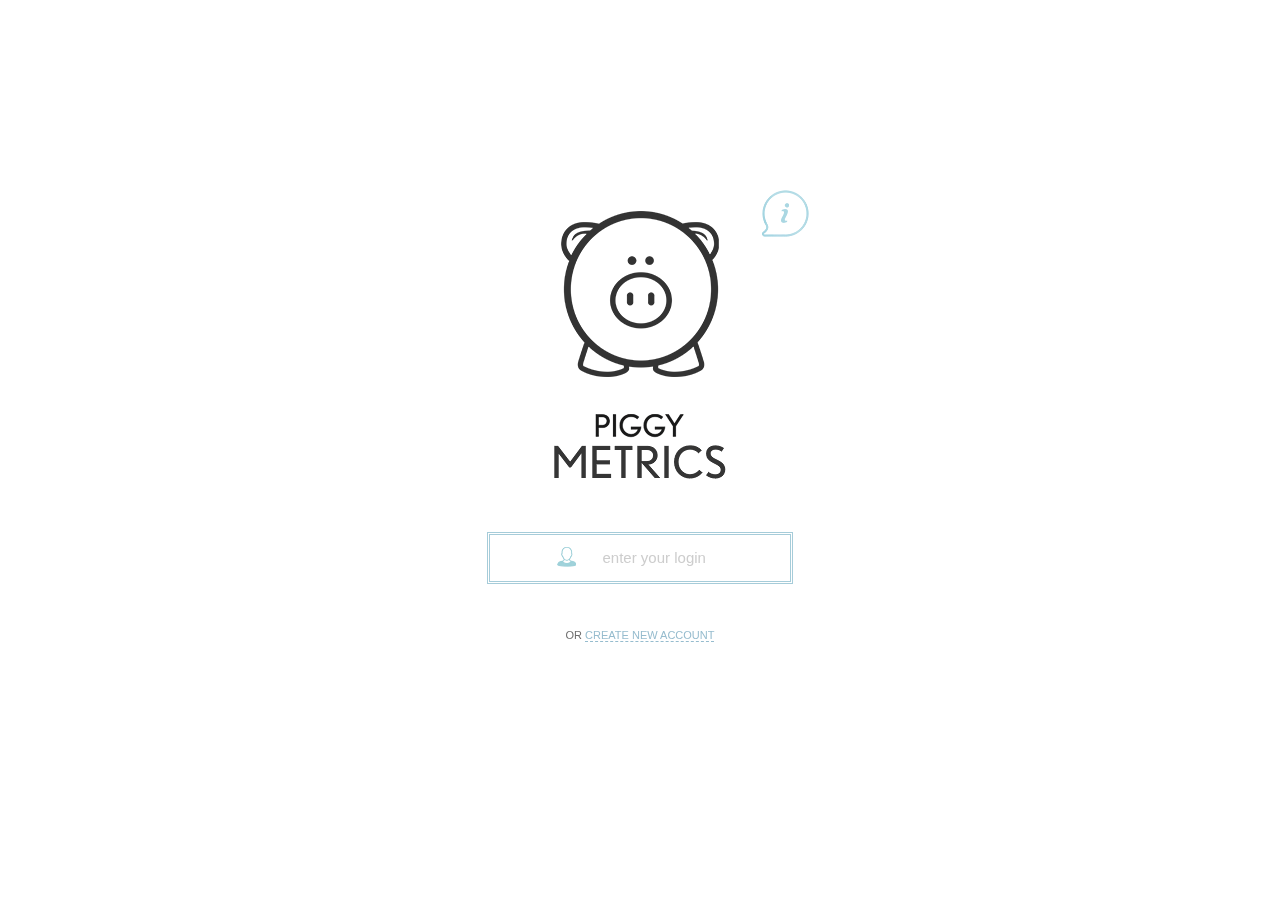
<file: spring-cloud-study-master/microservice-api-merge/src/main/resources/static/index.html>
<!DOCTYPE html>
<htmL>
<head>
    <meta http-equiv="content-type" content="text/html; charset=utf-8" />
    <meta name="viewport" content="width=1150, user-scalable=no">
    <title>Piggy Metrics</title>
    <link rel="stylesheet" type="text/css" href="css/launch.css">
    <link rel="stylesheet" type="text/css" href="css/style.css">
    <link rel="stylesheet" type="text/css" href="css/animation.css">
    <style>
        #bubble, #indicator, #save, #piggyicon, #rublesign, .arrowup, .arrowdown, .incomes-sprite-title, .close-sign, .modal-save-icon,
        #modaldeletecross, .initicons-arrow, .expenses-sprite-title, .savings-sprite-title, .triangle, .noUi-handle, .noUi-handle:after  {
            background-image: url("images/sprites.png");
            background-size: 538px 84px;
        }
        @media only screen and (-webkit-min-device-pixel-ratio: 1.5),
        only screen and (min-resolution: 144dpi) {
            #bubble, #indicator, #save, #piggyicon, #rublesign, .arrowup, .arrowdown, .incomes-sprite-title, .close-sign, .modal-save-icon,
            #modaldeletecross, .initicons-arrow, .expenses-sprite-title, .savings-sprite-title, .triangle, .noUi-handle, .noUi-handle:after {
                background-image: url("images/sprites@2x.png");
            }
        }
    </style>
</head>
    <body>

        <div id="settings_hat"></div>

        <div id="lastlogo">
            <div id="lastlogoflipper">
                <div id="logo_settings">
                    <div id="logoclickplace"></div><div id="bubble"><div id="indicator"></div></div>
                </div>
                <div id="logo_statistic"></div>
            </div>
        </div>

        <section class="toppage">

            <!-- GREETING PAGE -->

            <div id="logo_greeting"></div>
            <div id="centerbox">
                <div id="avatarcontainer" class="forward plus">
                    <div class="avatar"></div>
                </div>
            </div>
            <div id="lefttitle"><span class="bluetext"> Hello!</span></div>
            <div id="righttitle"><span class="bluetext">Your email: </span></div>
            <div id="bottombuttons">
                <div id="plus" class="plus">
                    <div id="plusborder">
                        <div id="plusone"></div>
                        <div id="plustwo"></div>
                    </div>
                    <div id="plustext">Get in</div>
                </div>
                <form id="logout" autocomplete="off">
                    <div id="minus">
                        <div id="minusborder">
                            <div id="minusone"></div>
                        </div>
                        <div id="minustext">Log out</div>
                    </div>
                </form>
            </div>

            <!-- SETTINGS PAGE -->

            <div id="settingspage">
                <div id="swipefield"></div>

                <div id="incomes" class="columns"><div class="incomes-sprite-title zoomplus incomebutton"></div>
                    <div id="noincomes" class="incomebutton">
                        <div class="hoverplace"></div>
                        <div class="majorplusitem">
                            <div class="plusitemborder"></div>
                            <div class="plusitemone"></div>
                            <div class="plusitemtwo"></div>
                        </div>
                        <span class="plusitemtitle">Add income</span>
                        <span class="plusitemitalic">Empty space</span>
                    </div>
                    <div class="plusitem" id="incomesplusitem">
                        <div class="plusitemborder incomebutton"></div>
                        <div class="plusitemone"></div>
                        <div class="plusitemtwo"></div>
                    </div>
                    <div class="blueline"></div>
                    <div class="brownline"></div>
                    <div id="incomedown"><div class="arrowup"></div>forth</div>
                    <div id="incomeup"><div class="arrowdown"></div>back</div>
                    <div class="frame">
                        <div id="incomewrapper" class="wrapper">
                            <div id="incomeslider"></div>
                        </div>
                    </div>
                </div>
                <div id="expenses" class="columns"><div class="expenses-sprite-title zoomplus expensebutton"></div>
                    <div id="noexpenses" class="expensebutton">
                        <div class="hoverplace"></div>
                        <div class="majorplusitem">
                            <div class="plusitemborder expensebutton"></div>
                            <div class="plusitemone"></div>
                            <div class="plusitemtwo"></div>
                        </div>
                        <span class="plusitemtitle">Add expense</span>
                        <span class="plusitemitalic">Empty space</span>
                    </div>
                    <div class="plusitem" id="expensesplusitem">
                        <div class="plusitemborder"></div>
                        <div class="plusitemone"></div>
                        <div class="plusitemtwo"></div>
                    </div>
                    <div class="blueline"></div>
                    <div class="brownline"></div>
                    <div id="expensedown"><div class="arrowup"></div>forth</div>
                    <div id="expenseup"><div class="arrowdown"></div>back</div>
                    <div class="frame">
                        <div id="expensewrapper" class="wrapper">
                            <div id="expenseslider"></div>
                        </div>
                    </div>
                </div>
                <div id="savings" class="columns"><div class="savings-sprite-title"></div>
                    <div class="blueline"></div>
                    <div class="brownline"></div>
                    <div id="topsavingsline">
                        <div id="piggyicon"></div>
                        <span class="savingstitle14">My spare money</span>
                        <span class="savingstitle12">At the moment</span>
                        <div id="rublebox"></div><div id="rublesign"></div>
                        <input type="text" name="savingsvalue" id="savingsvalue" data-a-sep=" " data-v-min="0" data-v-max="999999999" data-l-zero="deny" maxlength="12" autocomplete="off">
                    </div>
                    <div id="bottomsavingsline">
                        <input type="checkbox" name="deposit" id="deposit">
                        <label for="deposit" class="button"></label>
                        <label for="deposit" class="savingsdeposit">Accumulation account</label>
                        <span class="savingspercent">Interest</span>
                        <input type="text" name="percentvalue" id="percentvalue" data-a-sep=""  data-v-min="0.00" data-v-max="99.99" data-l-zero="deny" data-a-sign=" %" data-w-empty="sign" data-p-sign="s" maxlength="5" data-a-pad="false" size="6" data-a-dec="." autocomplete="off">
                        <input type="checkbox" name="capitalization" id="capitalization">
                        <label for="capitalization" class="button"></label>
                        <label for="capitalization" class="savingscapital">Monthly capitalization</label>
                    </div>
                </div>
                <div id="savebutton"><div id="leftborder"></div><div id="centerborder"></div><div id="rightborder"></div><div id="save"></div></div>
            </div>

            <form action="user/save" id="saveoptions" method="post" autocomplete="off"></form>

            <!-- NOTES WINDOW -->
            <div id="overlay"></div>
            <div id="add-notes">
                <div class="modal-content">
                    <div class="notes-title">Financial notes</div>
                    <div class="modal-close"><div class="close-sign"></div></div>
                    <div class="notes-save"><div class="modal-save-icon"></div><div class="modal-save-text">Save changes</div></div>
                    <textarea id="notes" class="notes-input" autocomplete="off" maxlength="5000"></textarea>
                </div>
            </div>
            <!-- MODAL WINDOWS -->

            <div id="add-modal">
                <div class="modal-content">
                    <div class="modal-title mainmodaltitle"></div>
                    <div class="modal-close"><div class="close-sign"></div></div>
                    <input type="text" name="modalvalue" class="modalvalue" data-a-sep=" " data-v-min="0" data-v-max="999999999" data-l-zero="deny" maxlength="12" autocomplete="off" value="0">
                    <div class="modalselects">
                        <select class="modalcurrency">
                            <option value="RUB">rubles</option>
                            <option selected="selected" value="USD">dollars</option>
                            <option value="EUR">euro</option>
                        </select>

                        <select class="modalperiod">
                            <option value="YEAR">Per year</option>
                            <option value="QUARTER">Per quarter</option>
                            <option selected="selected" value="MONTH">Per month</option>
                            <option value="DAY">Per day</option>
                            <option value="HOUR">Per hour</option>
                        </select>
                    </div>
                    <div class="initicons"><div id="chooseicon" class="cart-icon"></div><div class="initicons-arrow"></div></div>
                    <input class="modaltitle" placeholder="Title" type="text" autocomplete="off" maxlength="18"/>
                    <div class="modal-save"><div class="modal-save-icon"></div><div class="modal-save-text">Save changes</div></div>
                    <div class="modal-delete"><div id="modaldeletecross"></div><div class="modal-delete-text">Remove</div></div>

                    <!-- Expenses table -->
                    <div class="modalexpensessurface">
                        <div class="modal-title">Choose an icon</div>
                        <table class="modaltable modalforward" id="modalexpensetable">
                            <tr>
                                <td><div class="imgbox"><div class="iconbox auto"></div></div></td>
                                <td><div class="imgbox"><div class="iconbox gas"></div></div></td>
                                <td><div class="imgbox"><div class="iconbox home"></div></div></td>
                                <td><div class="imgbox"><div class="iconbox baby"></div></div></td>
                            </tr>
                            <tr>
                                <td><div class="imgbox"><div class="iconbox cart"></div></div></td>
                                <td><div class="imgbox"><div class="iconbox clothes"></div></div></td>
                                <td><div class="imgbox"><div class="iconbox phone"></div></div></td>
                                <td><div class="imgbox"><div class="iconbox utilities"></div></div></td>
                            </tr>
                            <tr>
                                <td><div class="imgbox"><div class="iconbox island"></div></div></td>
                                <td><div class="imgbox"><div class="iconbox earth"></div></div></td>
                                <td><div class="imgbox"><div class="iconbox meal"></div></div></td>
                                <td><div class="imgbox"><div class="iconbox sport"></div></div></td>
                            </tr>
                            <tr>
                                <td><div class="imgbox"><div class="iconbox medical"></div></div></td>
                                <td><div class="imgbox"><div class="iconbox tv"></div></div></td>
                                <td><div class="imgbox"><div class="iconbox smoking"></div></div></td>
                                <td><div class="imgbox"><div class="iconbox other"></div></div></td>
                            </tr>
                        </table>
                    </div>

                    <!-- Incomes table -->
                    <div class="modalincomessurface">
                        <div class="modal-title">Choose an icon</div>
                        <table class="modaltable modalforward" id="modalincomestable">
                            <tr>
                                <td><div class="imgbox"><div class="iconbox edu"></div></div></td>
                                <td><div class="imgbox"><div class="iconbox graphs"></div></div></td>
                                <td><div class="imgbox"><div class="iconbox wallet"></div></div></td>
                                <td><div class="imgbox"><div class="iconbox case"></div></div></td>
                            </tr>
                            <tr>
                                <td><div class="imgbox"><div class="iconbox rub"></div></div></td>
                                <td><div class="imgbox"><div class="iconbox euro"></div></div></td>
                                <td><div class="imgbox"><div class="iconbox doll"></div></div></td>
                                <td><div class="imgbox"><div class="iconbox gbp"></div></div></td>
                            </tr>
                        </table>
                    </div>

                </div>
            </div>

        </section>

        <section id="loginpage">
            <div id="flipper">
                <div class="FRONTCARD">
                    <div id="piggy"></div>
                    <div id="logotext"></div>
                    <div class="flipinfo" id="info"></div>
                    <div id="secondenter"></div>
                    <div id="preloader"></div>
                    <div id="wrapper">
                        <!-- LOG IN FORMS -->
                        <div id="cube">
                            <form action="user/login" id="auth" method="post" autocomplete="off">
                                <div class="side" id="side1">
                                    <div id="backlogin"></div>
                                    <div id="enter"></div>
                                    <input class="frontforms" id="frontloginform" name="username" placeholder="enter your login" type="text" autocomplete="off"/>
                                </div>
                                <div class="side" id="side2">
                                    <div id="backpassword"></div>
                                    <input class="frontforms" id="frontpasswordform" name="password" placeholder="password" type="password" autocomplete="off"/>
                                </div>
                            </form>
                        </div>
                    </div>
                    <div class="fliptext">Or <a href="#">create new account</a></div>
                </div>

                <div class="BACKCARD">
                    <div id="infopage">
                        <span class="frominfo" id="infosubtitle">Pixam is the best exam website</span>
                        <span class="frominfo" id="infotitle">Pixam can help you do those!</span>
                        <div class="infoflipback frominfo"></div>
                        <div id="infoleft" class="infocolumn frominfo">
                            <div id="leftcolumn">import your exam<br>
                                <div class="columnimage"></div>
                                <span class="columnfooter">Use the template to import the paper and persons who need to participate.</span>
                            </div>
                        </div>
                        <div id="infocenter"class=" infocolumn frominfo">
                            <div id="centercolumn">enter tht exam<br>
                                <div class="columnimage"></div>
                                <span class="columnfooter">choose the exam which you want to enter and then you can enjoy it.</span>
                            </div>
                        </div>
                        <div id="inforight"class="infocolumn frominfo">
                            <div id="rightcolumn">check the goals<br>
                                <div class="columnimage"></div>
                                <span class="columnfooter">After finish your exam,you will get the goal whicn can be checked</span>
                            </div>
                        </div>
                        <div id="infoline"></div>
                        <a id="infofooter" href="index.html">&copy; 2017 pixam.com</a>
                    </div>
                    <div id="regpage">
                        <div id="franklin">
                            <div class="avatar"></div>
                        </div>
                        <div id="createaccount"></div>
                        <div class="fliptext">Or <a href="#">use existing account</a></div>
                        <div id="registrationforms">
                            <form id="signup" autocomplete="off">
                                <input class="backforms" name="reg_user_name" id="backloginform" placeholder=" enter a login" type="text"/><br>
                                <input class="backforms" name="reg_user_password" id="backpasswordform" placeholder=" password" type="password"/>
                                <button class="regbutton" type="submit" name="registration">Next Step</button>
                            </form>
                        </div>
                        <div id="mailform">
                            <form id="mail" autocomplete="off">
                                <input name="usermail" id="backmailform" placeholder="e-mail address" type="text"/><br>
                                <button class="mailbutton" type="submit" name="mailbutton">Register</button>
                            </form>
                            <span class="mailforminfo">Thank you for registration.<br>
                                <span class="mailforminfosmall">
                                    Please type in your email as your login username!
                                </span>
                            </span>
                            <div id="skipmail"><a href="#">Cancel the registration</a></div>
                        </div>
                    </div>
                </div>
            </div>
        </section>

        <script src="js/lib/jquery.min.js"></script>
        <script src="js/lib/touchscreens.js"></script>
        <script src="js/lib/extrascripts.js"></script>
        <script src="js/main.js" charset="utf-8"></script>
        <script src="js/login.js" charset="utf-8"></script>
        <script src="js/launch.js" charset="utf-8"></script>

    </body>
</html>
</file>
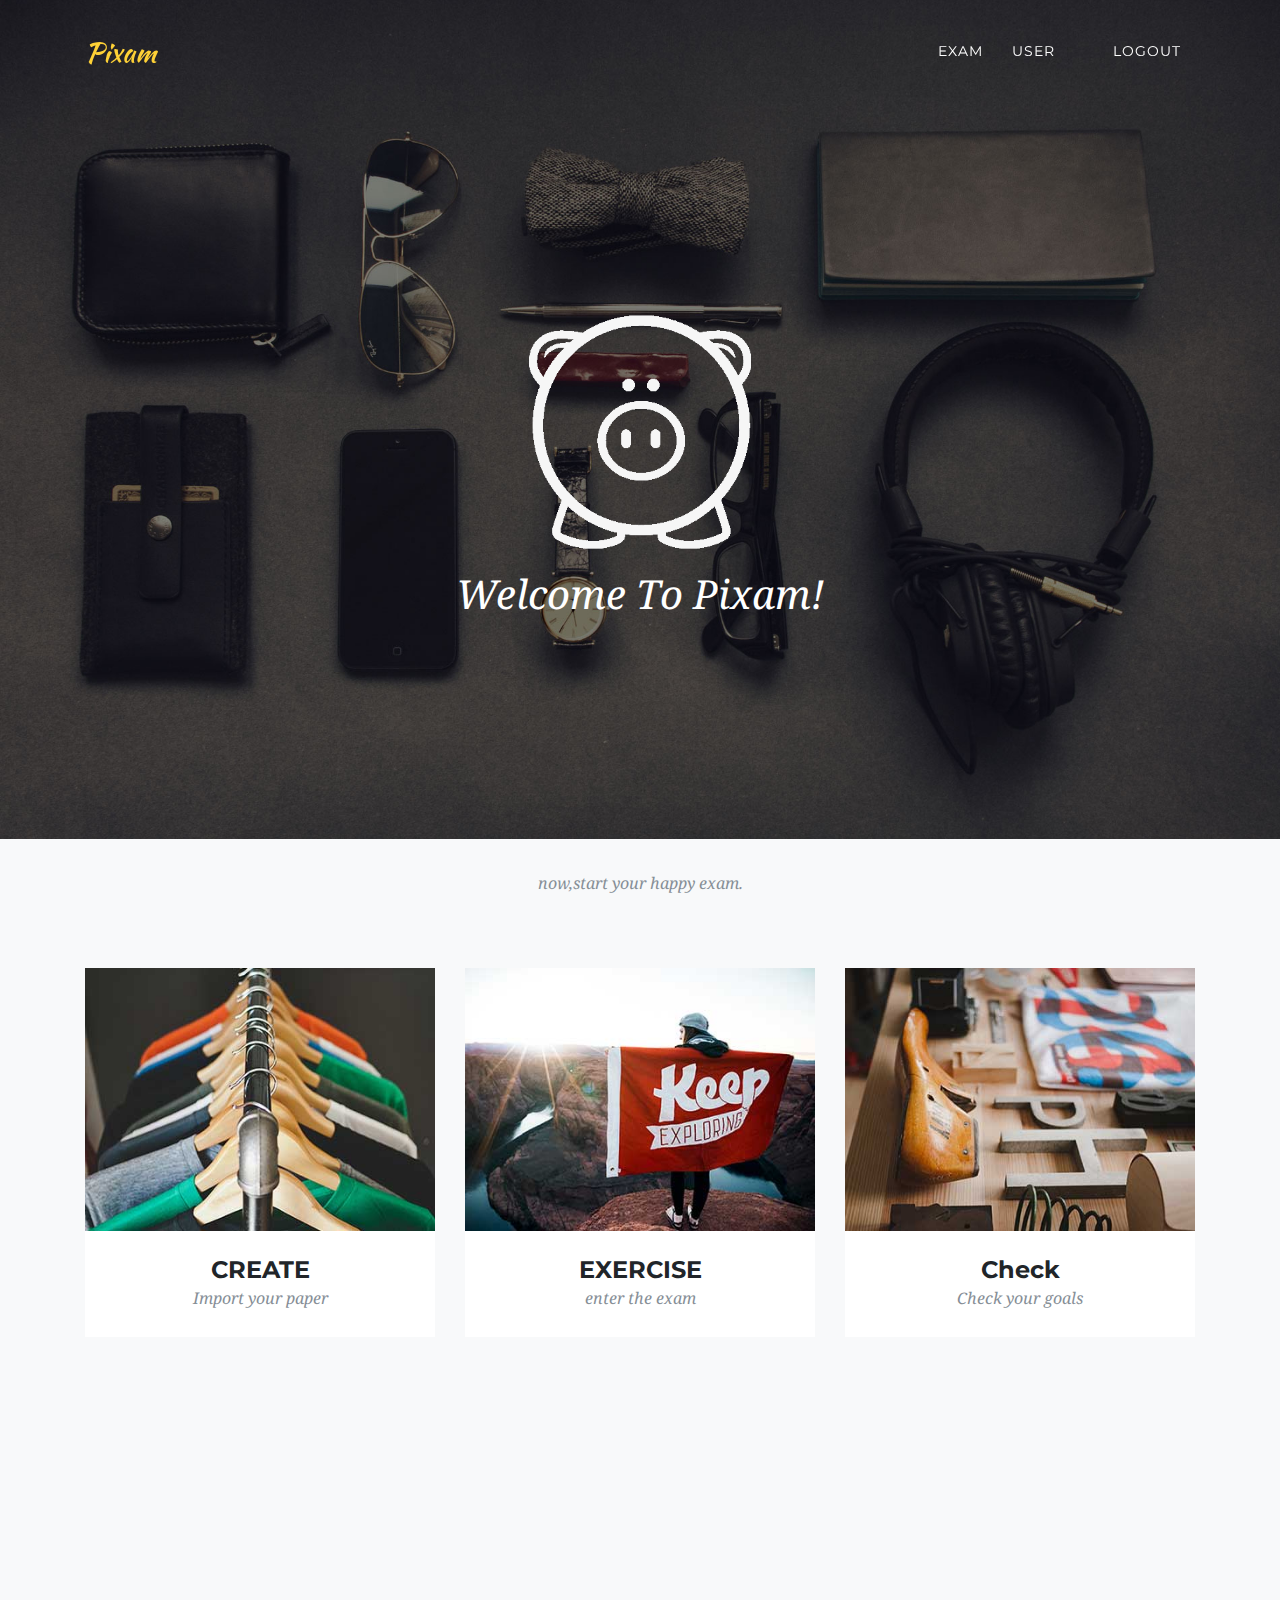
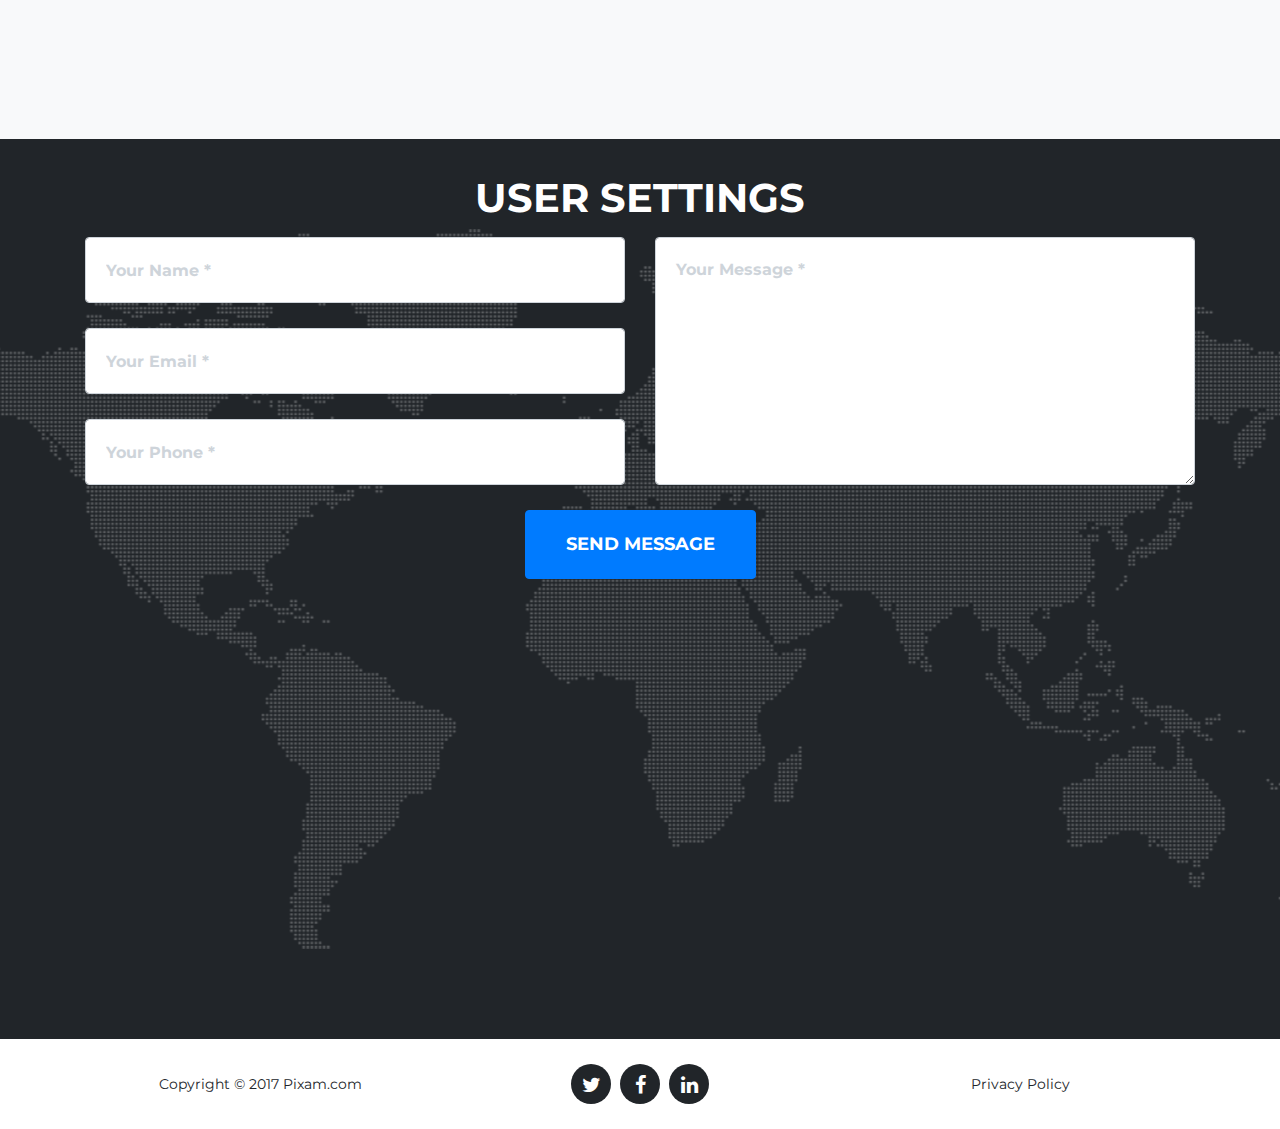
<file: spring-cloud-study-master/microservice-api-merge/src/main/resources/static/exam.html>
<!DOCTYPE html>
<html lang="en">

  <head>

    <meta charset="utf-8">
    <meta name="viewport" content="width=device-width, initial-scale=1, shrink-to-fit=no">
    <meta name="description" content="">
    <meta name="author" content="">

    <title>Agency - Start Bootstrap Theme</title>

    <!-- Bootstrap core CSS -->
    <link href="vendor/bootstrap/css/bootstrap.min.css" rel="stylesheet">


    <!-- Custom fonts for this template -->
    <link href="vendor/font-awesome/css/font-awesome.min.css" rel="stylesheet" type="text/css">
    <link href="https://fonts.googleapis.com/css?family=Montserrat:400,700" rel="stylesheet" type="text/css">
    <link href='https://fonts.googleapis.com/css?family=Kaushan+Script' rel='stylesheet' type='text/css'>
    <link href='https://fonts.googleapis.com/css?family=Droid+Serif:400,700,400italic,700italic' rel='stylesheet' type='text/css'>
    <link href='https://fonts.googleapis.com/css?family=Roboto+Slab:400,100,300,700' rel='stylesheet' type='text/css'>

    <!-- Custom styles for this template -->
    <link href="css/agency.css" rel="stylesheet">
    <link href="css/read-review.css" rel="stylesheet">
    <!-- DataTables CSS -->
    <link href="vendor/table/jquery.dataTables.min.css" rel="stylesheet">
    <!-- fileinput CSS -->
    <link href="vendor/fileinput/fileinput.min.css" rel="stylesheet">
    <!-- timepicker CSS -->
    <link href="vendor/timepicker/bootstrap-datetimepicker.min.css" rel="stylesheet">

  </head>

  <body id="page-top">

    <!-- Navigation -->
    <nav class="navbar navbar-expand-lg navbar-dark fixed-top" id="mainNav">
      <div class="container">
        <a class="navbar-brand js-scroll-trigger" href="#page-top">Pixam</a>
        <button class="navbar-toggler navbar-toggler-right" type="button" data-toggle="collapse" data-target="#navbarResponsive" aria-controls="navbarResponsive" aria-expanded="false" aria-label="Toggle navigation">
          Menu
          <i class="fa fa-bars"></i>
        </button>
        <div class="collapse navbar-collapse" id="navbarResponsive">
          <ul class="navbar-nav text-uppercase ml-auto">
            <li class="nav-item">
              <a class="nav-link js-scroll-trigger" href="#exam">Exam</a>
            </li>
            <li class="nav-item">
              <a class="nav-link js-scroll-trigger" href="#usersetting">User</a>
            </li>
            <li class="nav-item">
              <a class="nav-link js-scroll-trigger" >      </a>
            </li>
            <li class="nav-item">
              <a class="nav-link js-scroll-trigger" id="logout" href=javascript:void(0)>logout</a>
            </li>

          </ul>
        </div>
      </div>
    </nav>

    <header class="masthead">
      <div class="container">
        <div class="intro-text">
          <div id="piggy"></div>
          <br>
          <div class="intro-lead-in">Welcome To Pixam!</div>
        </div>
      </div>
    </header>

    <!-- exam Grid -->
    <section class="bg-light" id="exam">
      <div class="container">
        <div class="row">
          <div class="col-lg-12 text-center">
            <h3 class="section-subheading text-muted">now,start your happy exam.</h3>
          </div>
        </div>
        <div class="row">
          <div class="col-md-4 col-sm-6 exam-item">
            <a class="exam-link" id="create-link" href=javascript:void(0)>
              <div class="exam-hover">
                <div class="exam-hover-content">
                  <i class="fa fa-plus fa-3x"></i>
                </div>
              </div>
              <img class="img-fluid" src="img/exam/01-thumbnail.jpg" alt="">
            </a>
            <div class="exam-caption">
              <h4>CREATE</h4>
              <p class="text-muted">Import your paper</p>
            </div>
          </div>
          <div class="col-md-4 col-sm-6 exam-item">
            <a class="exam-link" id="exam-enter-link" href=javascript:void(0)>
              <div class="exam-hover">
                <div class="exam-hover-content">
                  <i class="fa fa-plus fa-3x"></i>
                </div>
              </div>
              <img class="img-fluid" src="img/exam/02-thumbnail.jpg" alt="">
            </a>
            <div class="exam-caption">
              <h4>EXERCISE</h4>
              <p class="text-muted">enter the exam</p>
            </div>
          </div>
          <div class="col-md-4 col-sm-6 exam-item">
            <a class="exam-link" id="goal-check-link" href=javascript:void(0)>
              <div class="exam-hover">
                <div class="exam-hover-content">
                  <i class="fa fa-plus fa-3x"></i>
                </div>
              </div>
              <img class="img-fluid" src="img/exam/03-thumbnail.jpg" alt="">
            </a>
            <div class="exam-caption">
              <h4>Check</h4>
              <p class="text-muted">Check your goals</p>
            </div>
          </div>
        </div>
      </div>
    </section>


    <!-- usersetting -->
    <section id="usersetting">
      <div class="container">
        <div class="row">
          <div class="col-lg-12 text-center">
            <h2 class="section-heading text-uppercase">User Settings</h2>
            <!--h3 class="section-subheading text-muted">Lorem ipsum dolor sit amet consectetur.</h3-->
          </div>
        </div>
        <div class="row">
          <div class="col-lg-12">
            <form id="usersettingForm" name="sentMessage" novalidate>
              <div class="row">
                <div class="col-md-6">
                  <div class="form-group">
                    <input class="form-control" id="name" type="text" placeholder="Your Name *" required data-validation-required-message="Please enter your name.">
                    <p class="help-block text-danger"></p>
                  </div>
                  <div class="form-group">
                    <input class="form-control" id="email" type="email" placeholder="Your Email *" required data-validation-required-message="Please enter your email address.">
                    <p class="help-block text-danger"></p>
                  </div>
                  <div class="form-group">
                    <input class="form-control" id="phone" type="tel" placeholder="Your Phone *" required data-validation-required-message="Please enter your phone number.">
                    <p class="help-block text-danger"></p>
                  </div>
                </div>
                <div class="col-md-6">
                  <div class="form-group">
                    <textarea class="form-control" id="message" placeholder="Your Message *" required data-validation-required-message="Please enter a message."></textarea>
                    <p class="help-block text-danger"></p>
                  </div>
                </div>
                <div class="clearfix"></div>
                <div class="col-lg-12 text-center">
                  <div id="success"></div>
                  <button id="sendMessageButton" class="btn btn-primary btn-xl text-uppercase" type="submit">Send Message</button>
                </div>
              </div>
            </form>
          </div>
        </div>
      </div>
    </section>

    <!-- Footer -->
    <footer>
      <div class="container">
        <div class="row">
          <div class="col-md-4">
            <span class="copyright">Copyright &copy; 2017 Pixam.com</span>
          </div>
          <div class="col-md-4">
            <ul class="list-inline social-buttons">
              <li class="list-inline-item">
                <a href="#">
                  <i class="fa fa-twitter"></i>
                </a>
              </li>
              <li class="list-inline-item">
                <a href="#">
                  <i class="fa fa-facebook"></i>
                </a>
              </li>
              <li class="list-inline-item">
                <a href="#">
                  <i class="fa fa-linkedin"></i>
                </a>
              </li>
            </ul>
          </div>
          <div class="col-md-4">
            <ul class="list-inline quicklinks">
              <li class="list-inline-item">
                Privacy Policy
              </li>
            </ul>
          </div>
        </div>
      </div>
    </footer>

    <!-- create Modals -->


    <!-- Modal 2 -->
    <div class="exam-modal modal fade" id="create-modal" tabindex="-1" role="dialog" aria-hidden="true">
      <div class="modal-dialog modal-lg" role="document">
        <div class="modal-content">
            <div class="modal-header">
              <h5 class="modal-title" id="exampleModalLabel">Paper Import</h5>
              <button type="button" class="close" data-dismiss="modal" aria-label="Close">
                <span aria-hidden="true">&times;</span>
              </button>
            </div>
            <div class="modal-body">
            <div class="row">
                <div class="col-md-6">
                  <h5>write exam title</h5>
                </div>
                <div class="col-md-6">
                  <h5>choose your time</h5>
                </div>
              </div>
              <br>
              <div class="row">
                <div class="col-md-6">
                  <input type="text" id="create-exam-title">
                </div>
                <div class="input-group date form_datetime col-md-6" data-date-format="yyyy-MM-dd HH:ii:ss" data-link-field="dtp_input1" id="create-time-get">
                  <input class="form-control" size="16" type="text" value="" readonly id="create-time-get-input">
                  <span class="input-group-addon"><span class="glyphicon glyphicon-th"></span></span>
                </div>
              </div>
              <br>
              <div class="row">
                <div class="col-md-12">
                  <h5>write exam description</h5>
                  <input type="text" id="create-exam-description">
                </div>
              </div>
              <br>

              <h5>choose your question template</h5>
              <div class="file-loading">
                <input id="fileinput-question"  type="file" />
              </div>
              <div id="question-file-errors"></div>
              <br>
              <h5>choose your answer template</h5>
              <div class="file-loading">
                <input id="fileinput-answer"  type="file" />
              </div>
              <div id="answer-file-errors"></div>
              <br>
              <h5>choose your test takers list</h5>
              <div class="file-loading">
                <input id="fileinput-access"  type="file" />
              </div>
              <div id="access-file-errors"></div>
              <br>
              <br>
            </div>
            <div class="modal-footer">
              <button type="button" class="btn btn-secondary" data-dismiss="modal">Close</button>
              <button type="button" class="btn btn-primary" id="fileinput-import">Import</button>
            </div>

          </div>
        </div>
      </div>
    </div>

    <!-- Modal exam-choosepaper -->
    <div class="exam-modal modal fade" id="exam-paper-choose" tabindex="-1" role="dialog" aria-hidden="true">
      <div class="modal-dialog">
        <div class="modal-content">
          <div class="close-modal" data-dismiss="modal">
            <div class="lr">
              <div class="rl"></div>
            </div>
          </div>
          <div class="container">
            <div class="row">
              <div class="col-lg-8 mx-auto">
                <div class="modal-body">
                  <!--img class="img-fluid d-block mx-auto" src="img/exam/01-full.jpg" alt=""-->
                  <select id="testselect">
                  </select>
                  <h4 class="view-text-r-tit" id="selectdeadline">deadline</h4>
                  <h4 class="view-text-r-tit" id="selecttitle">exam title</h4>
                  <h5 class="view-text-r-main view-padding" id="selectdescrip">exam description</h5>

                  <h4 class="list-inline">Are you sure to enter the exam?
                  </h4>

                  <button class="btn btn-paper-confirm" id="exam-paper-confirm" type="button">
                    Enter</button>
                </div>
              </div>
            </div>
          </div>
        </div>
      </div>
    </div>


    <!-- Modal exam-modal -->
    <div class="exam-modal modal fade" id="exam-modal" tabindex="-1" role="dialog" aria-hidden="true">
      <div class="modal-dialog">
        <div class="modal-content">
          <div class="container">
            <div class="row">
              <div class="col-lg-12 text-center">
                <h3 class="section-subheading text-muted" id="showtime">time</h3>
              </div>
            </div>
            <div class="row">
              <div class="close-modal" id="exam-close">
                <!--div class="close-modal" data-dismiss="modal"-->
                <div class="lr">
                  <div class="rl"></div>
                </div>
              </div>
            </div>
            <div class="row">
              <div class="col-lg-8 mx-auto">
                <div class="modal-body">
                  <!-- Project Details Go Here -->
                  <!--h2 class="text-uppercase">Project Name</h2-->

                  <!--img class="img-fluid d-block mx-auto" src="img/exam/01-full.jpg" alt=""-->
                    <div  id="exam-content-question">
                      <div class="exam-readview">
                        <p class="item-intro text-muted" id="question-context">
                          <span>Question <span id="curindex">n</span> of <span id="maxindex">m</span></span>
                        </p>
                          <p class="question g-f16" id="quizcontent">
                          </p>
                      </div>
                    </div>
                    <div class="row" id="exam-content-choice" display="none">
                        <div class="exam-readview">
                              <ul class="g-kmf-form answers-radio js-kmf-form radio js-answers" id="checkul">
                                <li><input type="checkbox"  name="ke[]" value="1">
                                  <span class="main" id="amain" name="tgtspan"></span></li>

                                <li><input type="checkbox"  name="ke[]" value="2">
                                  <span class="main" id="bmain" name="tgtspan"></span></li>

                                <li><input type="checkbox"  name="ke[]" value="3">
                                  <span class="main" id="cmain" name="tgtspan"></span></li>

                                <li><input type="checkbox"  name="ke[]" value="4">
                                  <span class="main" id="dmain" name="tgtspan"></span></li>

                              </ul>
                        </div>
                    </div>

                    <!-- /.row -->


                        <div id="exam-content-review" style="display: none">
                          <p class="item-intro text-muted">Review List</p>
                          <table  class="display" id="exam-content-review-table" cellspacing="0" width="100%">
                            <thead>
                            <tr>
                              <th>Question</th>
                              <th>Answer</th>

                            </tr>
                            </thead>
                            <tfoot>
                            <tr>
                              <th>Question</th>
                              <th>Answer</th>
                            </tr>
                            </tfoot>
                            <tbody>
                            </tbody>
                          </table>
                        </div>


                  <button class="btn btn-former" id="exam-former" type="button">
                    Former</button>
                  <button class="btn btn-reviw" id="exam-review" type="button">
                    Review</button>
                  <button class="btn btn-next" id="exam-next" type="button">
                    Next</button>
                  <button class="btn btn-former" id="exam-review-back" type="button" style="display: none">
                    Back</button>
                  <button class="btn btn-next" id="exam-review-submit" type="button" style="display: none">
                    Submit</button>

                </div>
              </div>
            </div>
          </div>
        </div>
      </div>
    </div>

    <!-- Modal exam-exit-modal -->
    <div class="exam-exit-modal modal model fade" id="exam-exit-modal" tabindex="-1" role="dialog" aria-hidden="true">
      <div class="modal-dialog">
        <div class="modal-content">
          <div class="container">
            <div class="row">
              <div class="col-lg-8 mx-auto">
                <div class="modal-body">
                  <!--img class="img-fluid d-block mx-auto" src="img/exam/01-full.jpg" alt=""-->
                  <h2>Warning</h2>
                  <ul class="list-inline">Are you sure to quit the exam?
                  </ul>
                  <button class="btn btn-exam-exit-confirm" id="exam-confirm" type="button">
                    Yes</button>
                  <button class="btn btn-exam-exit-cancel" id="exam-cancel" type="button">
                    No</button>
                </div>
              </div>
            </div>
          </div>
        </div>
      </div>
    </div>

    <!-- Modal goals-check -->
    <div class="exam-modal modal fade" id="goal-modal" tabindex="-1" role="dialog" aria-hidden="true">
      <div class="modal-dialog">
        <div class="modal-content">
          <div class="container">
            <div class="row">
              <div class="close-modal" data-dismiss="modal">
                <div class="lr">
                  <div class="rl"></div>
                </div>
              </div>
            </div>
            <div class="row">
              <div class="col-lg-8 mx-auto">
                <div class="modal-body">
                  <p class="item-intro text-muted">Exam Goals</p>
                  <table  class="display" id="goal-check-table" cellspacing="0" width="100%">
                    <thead>
                    <tr>
                      <th>Exam</th>
                      <th>Goal</th>

                    </tr>
                    </thead>
                    <tfoot>
                    <tr>
                      <th>Exam</th>
                      <th>Goal</th>
                    </tr>
                    </tfoot>
                    <tbody>
                    </tbody>
                  </table>
                </div>
              </div>
            </div>
        </div>
      </div>
    </div>
    </div>
    <!-- Modal 3 -->
    <div class="exam-modal modal fade" id="examModal3" tabindex="-1" role="dialog" aria-hidden="true">
      <div class="modal-dialog">
        <div class="modal-content">
          <div class="close-modal" data-dismiss="modal">
            <div class="lr">
              <div class="rl"></div>
            </div>
          </div>
          <div class="container">
            <div class="row">
              <div class="col-lg-8 mx-auto">
                <div class="modal-body">
                  <!-- Project Details Go Here -->
                  <p class="item-intro text-muted">Lorem ipsum dolor sit amet consectetur.</p>
                  <p>Use this area to describe your project. Lorem ipsum dolor sit amet, consectetur adipisicing elit. Est blanditiis dolorem culpa incidunt minus dignissimos deserunt repellat aperiam quasi sunt officia expedita beatae cupiditate, maiores repudiandae, nostrum, reiciendis facere nemo!</p>
                  <ul class="list-inline">
                    <li>Date: January 2017</li>
                    <li>Client: Finish</li>
                    <li>Category: Identity</li>
                  </ul>
                  <button class="btn btn-primary" data-dismiss="modal" type="button">
                    <i class="fa fa-times"></i>
                    Close Project</button>
                </div>
              </div>
            </div>
          </div>
        </div>
      </div>
    </div>

    <!-- Modal 6 -->
    <div class="exam-modal modal fade" id="examModal6" tabindex="-1" role="dialog" aria-hidden="true">
      <div class="modal-dialog">
        <div class="modal-content">
          <div class="close-modal" data-dismiss="modal">
            <div class="lr">
              <div class="rl"></div>
            </div>
          </div>
          <div class="container">
            <div class="row">
              <div class="col-lg-8 mx-auto">
                <div class="modal-body">
                  <!-- Project Details Go Here -->
                  <h2 class="text-uppercase">Project Name</h2>
                  <p class="item-intro text-muted">Lorem ipsum dolor sit amet consectetur.</p>
                  <img class="img-fluid d-block mx-auto" src="img/exam/06-full.jpg" alt="">
                  <p>Use this area to describe your project. Lorem ipsum dolor sit amet, consectetur adipisicing elit. Est blanditiis dolorem culpa incidunt minus dignissimos deserunt repellat aperiam quasi sunt officia expedita beatae cupiditate, maiores repudiandae, nostrum, reiciendis facere nemo!</p>
                  <ul class="list-inline">
                    <li>Date: January 2017</li>
                    <li>Client: Window</li>
                    <li>Category: Photography</li>
                  </ul>
                  <button class="btn btn-primary" data-dismiss="modal" type="button">
                    <i class="fa fa-times"></i>
                    Close Project</button>
                </div>
              </div>
            </div>
          </div>
        </div>
      </div>
    </div>

    <!-- Bootstrap core JavaScript -->
    <script src="vendor/jquery/jquery.min.js"></script>
    <script src="vendor/bootstrap/js/bootstrap.bundle.min.js"></script>
    <!-- Plugin JavaScript -->
    <script src="vendor/table/jquery.dataTables.min.js"></script>

    <script src="vendor/jquery-easing/jquery.easing.min.js"></script>
    <script src="vendor/fileinput/fileinput.min.js"></script>
    <script src="vendor/fileinput/xlsx.full.min.js"></script>
    <script src="vendor/timepicker/bootstrap-datetimepicker.js"></script>
    <!-- Custom scripts for this template -->
    <script src="js/agency.js"></script>
    <script src="js/exam.js"></script>
  </body>

</html>
</file>
<file: spring-cloud-study-master/microservice-api-merge/src/main/resources/static/css/launch.css>
#createaccount, #enter, #secondenter, #info, #backlogin, #backpassword, #plusavatar, .columnimage  {
	background: url("../images/1pagesprites.png") no-repeat;
	background-size: 650px 197px;
}

@media only screen and (-webkit-min-device-pixel-ratio: 1.5),
only screen and (min-resolution: 144dpi) {
	#createaccount, #enter, #secondenter, #info, #backlogin, #backpassword, #plusavatar, .columnimage {
		background: url("../images/1pagesprites@2x.png") no-repeat;
		background-size: 650px 197px;
	}
}

/*========================== CARDS WRAPPER ===========================*/

#loginpage {
	top:0; bottom: 0; left:0; right: 0;
	position: absolute;
	margin: auto;
	width: 300px;
	height: 500px;
	-webkit-perspective: 1000px;
	-moz-perspective: 1000px;
	-ms-perspective: 1000px;
	-o-perspective: 1000px;
	perspective: 1000px;
	display: none;
}
.CCattribution {
	position: relative;
	top: 50px;
	text-align: center;
	font-family: "Helvetica", "Arial";
	font-size: 12px;
	line-height: 30px;
	color: #525252;
	padding-bottom: 90px;
}
.CCattribution a {
	color: #7ba1b4;
}

#loginpage, .front, .back {
	width: 300px;
	height: 500px;
}
#flipper {
	-webkit-transform-style: preserve-3d;
	-moz-transform-style: preserve-3d;
	-ms-transform-style: preserve-3d;
	-o-transform-style: preserve-3d;
	transform-style: preserve-3d;
	-moz-backface-visibility: hidden;
	-webkit-transition: 1000ms;
	-moz-transition: 1000ms;
	-ms-transition: 1000ms;
	-o-transition: 1000ms;
	transition: 1000ms;
	position: relative;
	overflow: visible;
}
.flippedcardinfo {
	-webkit-transform: rotateY(180deg);
	-moz-transform: rotateY(180deg);
	-ms-transform: rotateY(180deg);
	-o-transform: rotateY(180deg);
	transform: rotateY(180deg);
}
.FRONTCARD, .BACKCARD {
	-webkit-backface-visibility: hidden;
	-moz-backface-visibility: hidden;
	-ms-backface-visibility: hidden;
	-o-backface-visibility: hidden;
	backface-visibility: hidden;
	overflow: visible;
	top:0; bottom: 0; left:0; right: 0;
	position: absolute;
	text-align: center;
	width: 300px;
}
.fliptext {
	position: absolute;
	text-transform: uppercase;
	left: 0px; right: 0px; bottom: -10px;
	height: 30px;
	font-size: 11px;
	color: #6e6e6e;
	line-height: 0.95em;
	display: inline-block;
	font-family: Arial;
	background-color: white;
}
.fliptext a{
	color: #96bcce;
	text-decoration: none;
	border-bottom: 1px dashed #96bcce;
}
.fliptext a:hover{
	color: #7ba1b4;
	text-decoration: none;
	border-bottom: 1px dashed #7ba1b4;
}

/*================================= FIRST CARD =================================*/
.FRONTCARD {
	z-index: 2;
	height: 450px;
	background-color: white;
	-webkit-transform: rotateY(0deg);
	-moz-transform: rotateY(0deg);
	-ms-transform: rotateY(0deg);
	-o-transform: rotateY(0deg);
	transform: rotateY(0deg);
}
.auto-shake{
	-webkit-animation: 1s auto-shake ease-out;
	-moz-animation: 1s auto-shake ease-out;
	-o-animation: 1s auto-shake ease-out;
	-ms-animation: 1s auto-shake ease-out;
	animation: 1s auto-shake ease-out;
}
.hover-shake{
	-webkit-animation: 1.6s hover-shake ease-out;
	-moz-animation: 1.6s hover-shake ease-out;
	-o-animation: 1.6s hover-shake ease-out;
	-ms-animation: 1.6s hover-shake ease-out;
	animation: 1.6s hover-shake ease-out;
}
.loadingspin{
	-webkit-animation: 2s loadingspin;
	-moz-animation: 2s loadingspin;
	-o-animation: 2s loadingspin;
	-ms-animation: 2s loadingspin;
	animation: 2s loadingspin;
}
#piggy {
	display: block;
	background: url("../images/piggy_large.gif") no-repeat;
	background-size: 178px 178px;
	width: 178px;
	height: 178px;
	position: relative;
	margin: auto;
	z-index: 50;
}
#enter, #secondenter {
	-webkit-animation: enterarrow 2s infinite;
	-moz-animation: enterarrow 2s infinite;
	-o-animation: enterarrow 2s infinite;
	-ms-animation: enterarrow 2s infinite;
	animation: enterarrow 2s infinite;
	background-position: -190px -60px;
	margin-left: 222px;
	margin-top: 18px;
	width: 52px;
	height: 12px;
	position: absolute;
	cursor: pointer;
	display: none;
	z-index: 7;
}
#secondenter{
	position: absolute;
	bottom: 85px;
	z-index: 4;
}
#preloader{
	background: url("../images/preloader.gif") center no-repeat;
	background-size: 18px 18px;
	margin-left: 210px;
	bottom: 69px;
	position: absolute;
	display: none;
	width: 52px;
	height: 46px;
	z-index: 5;
}

/*FLIP BUTTON*/
#wrapper {
	display: block;
	font-size: 13px;
	color: black;
	position: absolute;
	top: 335px;
	width: 300px;
	height: 46px;
	-webkit-perspective: 1100px;
	-moz-perspective: 1100px;
	-ms-perspective: 1100px;
	-o-perspective: 1100px;
	perspective: 1100px;
	-ms-transform: rotated3(1,0,0,0);
	-webkit-transform-origin: 50% 46px 0;
	-moz-transform-origin: 50% 46px 0;
	-ms-transform-origin: 50% 46px 0;
	-o-transform-origin: 50% 46px 0;
	transform-origin: 10% 46px 0;
	z-index: 3;
}
#cube {
	position: absolute;
	width: 300px;
	height: 46px;
	-webkit-transform-style: preserve-3d;
	-moz-transform-style: preserve-3d;
	-ms-transform-style: preserve-3d;
	-o-transform-style: preserve-3d;
	transform-style: preserve-3d;

	-webkit-transition: all 400ms cubic-bezier(0.67, 0.07, 0.50, 0.88);
	-moz-transition: all 400ms cubic-bezier(0.67, 0.07, 0.50, 0.88);
	-ms-transition: all 400ms cubic-bezier(0.67, 0.07, 0.50, 0.88);
	-o-transition: all 400ms cubic-bezier(0.67, 0.07, 0.50, 0.88);
	transition: all 400ms cubic-bezier(0.67, 0.07, 0.50, 0.88);
}
.flippedform{
	-webkit-transform-origin: 0 46px -46px;
	-moz-transform-origin: 0 46px -46px;
	-ms-transform-origin: 0 46px -46px;
	-o-transform-origin: 0 46px -46px;
	transform-origin: 0 46px -46px;
	-webkit-transform: rotate3d(1,0,0,90deg);
	-moz-transform: rotate3d(1,0,0,90deg);
	-ms-transform: rotate3d(1,0,0,90deg);
	-o-transform: rotate3d(1,0,0,90deg);
	transform: rotate3d(1,0,0,90deg);
}
.side {
	outline: 3px double #a6ccd9;
	text-indent: 15px;
	width: 300px;
	height: 46px;
	line-height: 48px;
	position: absolute;
}
#backlogin, #backpassword  {
	display: block;
	position: absolute;
	left: 66px;
	top: 12px;
	border-color: 1px solid;
	width: 22px;
	height: 20px;
}
#backlogin {
	background-position: -250px -24px;
}
#backpassword {
	background-position: -250px 0;
}
#side1 {
	background-position: -250px -24px;
	background-color: white;
	width: 300px;
	height: 46px;
}
#side2 {
	background-color: white;
	-webkit-transform: translateZ(-23px) translateY(23px) rotateX(-90deg);
	-moz-transform: translateZ(-23px) translateY(23px) rotateX(-90deg);
	-ms-transform: translateZ(-23px) translateY(23px) rotateX(-90deg);
	-o-transform: translateZ(-23px) translateY(23px) rotateX(-90deg);
	transform: translateZ(-23px) translateY(23px) rotateX(-90deg);
}

/* END OF FLIP BUTTON */

#logotext {
	background: url("../images/logotext_large.gif") no-repeat;
	background-size: 172px 65px;
	width: 172px;
	height: 65px;
	position: relative;
	margin: auto;
	margin-top: 36px;
}
#info {
	background-position: -190px 0;
	cursor: pointer;
	width: 49px;
	height: 49px;
	position: absolute;
	margin: auto;
	top:-10px;
	right: -20px;
}

/* FIRST CARD FORMS */

input[class="frontforms"]{
	border: 0px solid;
	position: relative;
	color: #4c4c4c;
	font-family: Arial;
	font-size: 15px;
}
input[id="frontloginform"]{
	margin-left: 20px;
	height: 25px;
	width: 110px;
}
input[id="frontpasswordform"]{
	margin-left: 25px;
	height: 25px;
	width: 95px;
}
.ghostform {
	display: none;
}

input[class="backforms"]:focus { outline: none; }
input[class="backforms"]::-webkit-input-placeholder{font-family: Arial; font-size: 15px; color: #cdcdcd;}
input[class="backforms"]:-ms-input-placeholder{font-family: Arial; font-size: 15px; color: #cdcdcd;}
input[class="backforms"]:-moz-placeholder{font-family: Arial; font-size: 15px; color: #cdcdcd;}
input[type="text"]:focus, input[type="password"]:focus { outline: none; }
input[class="frontforms"]::-webkit-input-placeholder{font-family: Arial; font-size: 15px; color: #cdcdcd;}
input[class="frontforms"]:-ms-input-placeholder{font-family: Arial; font-size: 15px; color: #cdcdcd;}
input[class="frontforms"]:-moz-placeholder{font-family: Arial; font-size: 15px; color: #cdcdcd;}

/*================================= SECOND CARD =================================*/

.BACKCARD {
	-webkit-transform: rotateY(180deg);
	-moz-transform: rotateY(180deg);
	-ms-transform: rotateY(180deg);
	-o-transform: rotateY(180deg);
	transform: rotateY(180deg);
	background-color: white;
	z-index: 1;
	height: 500px;
}
#franklin{
	border: 1px solid #b9d6dc;
	-webkit-border-radius: 90px;
	-ms-border-radius: 90px;
	-o-border-radius: 90px;
	-moz-border-radius: 90px;
	border-radius: 90px;
	top:0; left: 0; right: 0; bottom: 0;
	position: relative;
	margin: auto;
	width: 162px;
	height: 162px;

}
#plusavatar {
	-webkit-transition: 0.4s;
	-moz-transition: 0.4s;
	-o-transition: 0.4s;
	-ms-transition: 0.4s;
	transition: 0.4s;
	opacity: 0;
	filter:progid:DXImageTransform.Microsoft.Alpha(opacity=0);
	width: 180px;
	height: 180px;
	position: absolute;
	top:10px; left:0; right: 0;
	background-position: 0 -40px;
	margin: auto;
	z-index: 2;
}
.avataranimation {
	-webkit-animation: 2.5s plusavatar;
	-moz-animation: 2.5s plusavatar;
	-o-animation: 2.5s plusavatar;
	-ms-animation: 2.5s plusavatar;
	animation: 2.5s plusavatar;
}
.infiniteavataranimation {
	-webkit-animation: 1.5s infinite plusavatar;
	-moz-animation: 1.5s infinite plusavatar;
	-o-animation: 1.5s infinite plusavatar;
	-ms-animation: 1.5s infinite plusavatar;
	animation: 1.5s infinite plusavatar;
}

#createaccount {
	background-position: -190px -80px;
	width: 134px;
	height: 44px;
	position: relative;
	margin: auto;
	margin-top: 24px;
}
.inputWrapper {
	top:-335px; left: 0; right: 0; bottom: 0;
	margin: auto;
	overflow: hidden;
	position: absolute;
	cursor: pointer;
	width: 180px;
	height: 180px;
	z-index: 3;
}

.hidden {
	opacity: 0;
	-moz-opacity: 0;
	filter:progid:DXImageTransform.Microsoft.Alpha(opacity=0)
}
.upload {
	-webkit-animation: plus 2s infinite;
	-moz-animation: plus 2s infinite;
	-o-animation: plus 2s infinite;
	-ms-animation: plus 2s infinite;
	animation: plus 2s infinite;
}
#mailform {
	position: absolute;
	top: 190px;
	margin: auto;
	right:-120px;
	text-transform: uppercase;
	width: 540px;
	height: 330px;
	font-size: 13px;
	display: block;
	opacity: 0.9;
	display: none;
}
.mailforminfo {
	position: relative;
	text-transform: none;
	top:-60px;
	font-family: "Museo-500";
	font-size: 12px;
	color: #525252;
}
.mailforminfosmall {
	font-size: 11px;
	position: relative;
	top: 30px;
	line-height: 1.7;
}
#skipmail a {
	position: relative;
	text-transform: uppercase;
	left: 0px; right: 0px; bottom: -193px;
	font-size: 11px;
	font-family: Arial;
	color: #96bcce;
	text-decoration: none;
	border-bottom: 1px dashed #96bcce;
}

#skipmail a:hover{
	color: #7ba1b4;
	text-decoration: none;
	border-bottom: 1px dashed #7ba1b4;
}

/* SECOND CARD FORMS */

#registrationforms {
	position: relative;
	top: 36px;
	line-height: 3.3em;
}
input[class="backforms"]{
	text-align: center;
	border: 1px solid #a6ccd9;
	color: #4c4c4c;
	font-family: Arial;
	font-size: 15px;
	height: 30px;
	width: 296px;
}
input[id="backmailform"] {
	position: relative;
	text-align: center;
	border: 1px solid #a6ccd9;
	color: #4c4c4c;
	font-family: Arial;
	font-size: 15px;
	height: 30px;
	width: 296px;
	top: 140px;
}
.regbutton, .demobutton, .mailbutton {
	cursor: pointer;
	position: relative;
	background-color: white;
	border: 0px solid;
	outline: 3px double #a6ccd9;
	text-transform: uppercase;
	text-shadow: 1px 1px 1px white;
	color: #6e6e6e;
}
.regbutton:hover, .demobutton:hover, .mailbutton:hover  {
	background-color: #f4f9fb;
}
.regbutton:active, .demobutton:active, .mailbutton:active  {
	background-color: #ecf3f6;
}

.regbutton {
	height: 34px;
	width: 195px;
	top:18px;
	font-size: 11px;
}
.demobutton {
	letter-spacing: 3px;
	height: 50px;
	width: 300px;
	top: 436px;
	font-size: 12px;
}
.mailbutton {
	position: relative;
	height: 34px;
	width: 195px;
	top: 178px;
	font-size: 11px;
}

/* THIRD CARD */
.flipinfo, .frominfo {
	cursor: pointer;
}
.infoflipback {
	position: absolute;
	top: -12%;
	width: 100%;
	height: 500px;
	cursor: pointer;
}
#infopage {
	margin-left: -290px;
	margin-top: -90px;
	height: 660px;
	width: 870px;
	background-color: white;
	z-index: 4;
	display: none;
	position: absolute;
	color: #525252;
}
#regpage {
	display: block;
}
#infosubtitle, #infotitle, #infofooter, #iconsfooter {
	cursor: pointer;
	font-family: "Museo-500";
	position: absolute;
	left: 0; right: 0;
	margin: auto;
	width: 100%;
}
#infosubtitle {
	text-transform: uppercase;
	font-size: 11px;
	top: 0;
	height: 30px;
}
#infotitle {
	text-transform: uppercase;
	font-size: 27px;
	top: 35px;
	height: 40px;
}
a#infofooter {
	background-image: url("../images/github.gif");
	background-size: 25px 25px;
	background-repeat: no-repeat;
	background-position: center;
	color: #757575;
	text-decoration: none;
	display: block;
	line-height: 120px;
	font-size: 12px;
	bottom: 30px;
	margin: auto;
	width: 20%;
	height: 25px;
}
a#iconsfooter {
	background-position: center;
	color: #757575;
	text-decoration: none;
	font-size: 10px;
	bottom: -30px;
}
#infoline {
	position: relative;
	width: 610px;
	display: block;
	margin: auto;
	top: 425px;
	border-top: 1px solid #b8d9e1;
}
#infolinetext {
	font-family: "Museo-500";
	text-transform: uppercase;
	letter-spacing: 2px;
	font-size: 10px;
	line-height: 30px;
	position: relative;
	width: 245px;
	height: 30px;
	display: block;
	margin: auto;
	top: 410px;
	background-color: white;
}
.infocolumn {
	position: absolute;
	top: 150px;
	margin: auto;
	display: block;
	width: 286px;
	height: 236px;
	overflow: hidden;
}
#infoleft {
	left:0;
}
#inforight {
	right:0;
}
#infocenter {
	left:0; right:0;
}
.columnimage {
	width: 104px;
	height: 104px;
	position: absolute;
	margin: auto;
	left:0; right: 0; top: 30px;
}
#leftcolumn > .columnimage {
	background-position: -546px 0;
}
#rightcolumn > .columnimage {
	background-position: -330px 0;
}
#centercolumn > .columnimage {
	background-position: -436px 0;
}
#leftcolumn, #rightcolumn, #centercolumn {
	-moz-transition: 0.8s;
	-o-transition: 0.8s ease-out;
	-ms-transition: 0.8s ease-out;
	-webkit-transition: 0.8s;
	transition: 0.8s;
	font-family: "Museo-500";
	font-size: 12px;
	width: 100%;
	height: 200%;
	position: absolute;
	padding-top: 157px;
	text-align: center;
	top: 0%;
}
#leftcolumn:hover, #rightcolumn:hover, #centercolumn:hover {
	top:-100%;
}
.columnfooter {
	position: relative;
	top: 150px;
	font-size: 11px;
	line-height: 17px;
}

@media only screen and (-webkit-min-device-pixel-ratio: 1.5),
only screen and (min-resolution: 144dpi) {
	#piggy {
		background-image: url("../images/piggy_large@2x.gif");
	}
	#logotext {
		background-image: url("../images/logotext_large@2x.gif");
	}
}

/* ANIMATION */

/* SPIN THAT SHIT */

@-webkit-keyframes auto-shake {
	0% {
		-webkit-transform: rotate(0deg);
	}
	35% {
		-webkit-transform: rotate(55deg);
	}
	50% {
		-webkit-transform: rotate(-35deg);
	}
	70% {
		-webkit-transform: rotate(20deg);
	}
	90% {
		-webkit-transform: rotate(-10deg);
	}
	100% {
		-webkit-transform: rotate(0deg);
	}
}
@-moz-keyframes auto-shake {
	0% {
		-moz-transform: rotate(0deg);
	}
	35% {
		-moz-transform: rotate(55deg);
	}
	50% {
		-moz-transform: rotate(-35deg);
	}
	70% {
		-moz-transform: rotate(20deg);
	}
	90% {
		-moz-transform: rotate(-10deg);
	}
	100% {
		-moz-transform: rotate(0deg);
	}
}
@-o-keyframes auto-shake {
	0% {
		-o-transform: rotate(0deg);
	}
	35% {
		-o-transform: rotate(55deg);
	}
	50% {
		-o-transform: rotate(-35deg);
	}
	70% {
		-o-transform: rotate(20deg);
	}
	90% {
		-o-transform: rotate(-10deg);
	}
	100% {
		-o-transform: rotate(0deg);
	}
}
@-ms-keyframes auto-shake {
	0% {
		-ms-transform: rotate(0deg);
	}
	35% {
		-ms-transform: rotate(55deg);
	}
	50% {
		-ms-transform: rotate(-35deg);
	}
	70% {
		-ms-transform: rotate(20deg);
	}
	90% {
		-ms-transform: rotate(-10deg);
	}
	100% {
		-ms-transform: rotate(0deg);
	}
}
@keyframes auto-shake {
	0% {
		transform: rotate(0deg);
	}
	35% {
		transform: rotate(55deg);
	}
	50% {
		transform: rotate(-35deg);
	}
	70% {
		transform: rotate(20deg);
	}
	90% {
		transform: rotate(-10deg);
	}
	100% {
		transform: rotate(0deg);
	}
}

/* SPIN AGAIN */

@-webkit-keyframes hover-shake {
	0% {
		-webkit-transform: rotate(0deg);
	}
	30% {
		-webkit-transform: rotate(-30deg);
	}
	50% {
		-webkit-transform: rotate(20deg);
	}
	70% {
		-webkit-transform: rotate(-10deg);
	}
	90% {
		-webkit-transform: rotate(5deg);
	}
	100% {
		-webkit-transform: rotate(0deg);
	}
}
@-moz-keyframes hover-shake {
	0% {
		-moz-transform: rotate(0deg);
	}
	30% {
		-moz-transform: rotate(-30deg);
	}
	50% {
		-moz-transform: rotate(20deg);
	}
	70% {
		-moz-transform: rotate(-10deg);
	}
	90% {
		-moz-transform: rotate(5deg);
	}
	100% {
		-moz-transform: rotate(0deg);
	}
}
@-o-keyframes hover-shake {
	0% {
		-o-transform: rotate(0deg);
	}
	30% {
		-o-transform: rotate(-30deg);
	}
	50% {
		-o-transform: rotate(20deg);
	}
	70% {
		-o-transform: rotate(-10deg);
	}
	90% {
		-o-transform: rotate(5deg);
	}
	100% {
		-o-transform: rotate(0deg);
	}
}
@-ms-keyframes hover-shake {
	0% {
		-ms-transform: rotate(0deg);
	}
	30% {
		-ms-transform: rotate(-30deg);
	}
	50% {
		-ms-transform: rotate(20deg);
	}
	70% {
		-ms-transform: rotate(-10deg);
	}
	90% {
		-ms-transform: rotate(5deg);
	}
	100% {
		-ms-transform: rotate(0deg);
	}
}
@keyframes hover-shake {
	0% {
		transform: rotate(0deg);
	}
	30% {
		ransform: rotate(-30deg);
	}
	50% {
		transform: rotate(20deg);
	}
	70% {
		transform: rotate(-10deg);
	}
	90% {
		transform: rotate(5deg);
	}
	100% {
		transform: rotate(0deg);
	}
}

/*LOADING SPIN*/

@-webkit-keyframes loadingspin {
	0% {
		-webkit-transform: rotate(0deg);
	}
	20% {
		-webkit-transform: rotate(70deg);
	}
	70% {
		-webkit-transform: rotate(-400deg);
	}
	100% {
		-webkit-transform: rotate(-360deg);
	}
}
@-moz-keyframes loadingspin {
	0% {
		-moz-transform: rotate(0deg);
	}
	20% {
		-moz-transform: rotate(70deg);
	}
	70% {
		-moz-transform: rotate(-400deg);
	}
	100% {
		-moz-transform: rotate(-360deg);
	}
}
@-o-keyframes loadingspin {
	0% {
		-o-transform: rotate(0deg);
	}
	20% {
		-o-transform: rotate(70deg);
	}
	70% {
		-o-transform: rotate(-400deg);
	}
	100% {
		-o-transform: rotate(-360deg);
	}
}
@-ms-keyframes loadingspin {
	0% {
		-ms-transform: rotate(0deg);
	}
	20% {
		-ms-transform: rotate(70deg);
	}
	70% {
		-ms-transform: rotate(-400deg);
	}
	100% {
		-ms-transform: rotate(-360deg);
	}
}
@keyframes loadingspin {
	0% {
		transform: rotate(0deg);
	}
	20% {
		transform: rotate(70deg);
	}
	70% {
		transform: rotate(-400deg);
	}
	100% {
		transform: rotate(-360deg);
	}
}

/* ENTER ARROW */

@-webkit-keyframes enterarrow {
	0% {
		left: 0px;
	}
	5% {
		left: -5px;
	}
	15% {
		left: 0px;
	}
	20% {
		left: -5px;
	}
	35% {
		left: 0px;
	}
	100% {
		left: 0px;
	}
}
@-moz-keyframes enterarrow {
	0% {
		left: 0px;
	}
	5% {
		left: -5px;
	}
	15% {
		left: 0px;
	}
	20% {
		left: -5px;
	}
	35% {
		left: 0px;
	}
	100% {
		left: 0px;
	}
}
@-o-keyframes enterarrow {
	0% {
		left: 0px;
	}
	5% {
		left: -5px;
	}
	15% {
		left: 0px;
	}
	20% {
		left: -5px;
	}
	35% {
		left: 0px;
	}
	100% {
		left: 0px;
	}
}
@-ms-keyframes enterarrow {
	0% {
		left: 0px;
	}
	5% {
		left: -5px;
	}
	15% {
		left: 0px;
	}
	20% {
		left: -5px;
	}
	35% {
		left: 0px;
	}
	100% {
		left: 0px;
	}
}
@keyframes enterarrow {
	0% {
		left: 0px;
	}
	5% {
		left: -5px;
	}
	15% {
		left: 0px;
	}
	20% {
		left: -5px;
	}
	35% {
		left: 0px;
	}
	100% {
		left: 0px;
	}
}

/*PLUS AVATAR*/

@-webkit-keyframes plusavatar {
	0% {
		opacity: 0;
	}
	30% {
		opacity: 1;
	}
	80% {
		opacity: 1;
	}
	100% {
		opacity: 0;
	}
}
@-moz-keyframes plusavatar {
	0% {
		opacity: 0;
	}
	60% {
		opacity: 1;
	}
	80% {
		opacity: 1;
	}
	100% {
		opacity: 0;
	}
}
@-o-keyframes plusavatar {
	0% {
		opacity: 0;
	}
	60% {
		opacity: 1;
	}
	80% {
		opacity: 1;
	}
	100% {
		opacity: 0;
	}
}
@-ms-keyframes plusavatar {
	0% {
		opacity: 0;
	}
	60% {
		opacity: 1;
	}
	80% {
		opacity: 1;
	}
	100% {
		opacity: 0;
	}
}
@keyframes plusavatar {
	0% {
		opacity: 0;
	}
	60% {
		opacity: 1;
	}
	80% {
		opacity: 1;
	}
	100% {
		opacity: 0;
	}
}
</file>
<file: spring-cloud-study-master/microservice-api-merge/src/main/resources/static/css/style.css>
@font-face {
	font-family: 'Museo-100';
	src: url('../fonts/museo-100/museo-100.eot');
	src: local('@%@'),
	url('../fonts/museo-100/museo-100.eot?#iefix') format('embedded-opentype'),
	url('../fonts/museo-100/museo-100.woff') format('woff'),
	url('../fonts/museo-100/museo-100.svg') format('svg'),
	url('../fonts/museo-100/museo-100.ttf') format('truetype');
	font-weight: normal;
	font-style: normal;
}
@font-face {
	font-family: 'Museo-300';
	src: url('../fonts/museo-300/museo-300.eot');
	src: local('@%@'),
	url('../fonts/museo-300/museo-300.eot?#iefix') format('embedded-opentype'),
	url('../fonts/museo-300/museo-300.woff') format('woff'),
	url('../fonts/museo-300/museo-300.svg') format('svg'),
	url('../fonts/museo-300/museo-300.ttf') format('truetype');
	font-weight: normal;
	font-style: normal;
}
@font-face {
	font-family: 'Museo-500';
	src: url('../fonts/museo-500/museo-500.eot');
	src: local('@%@'),
	url('../fonts/museo-500/museo-500.eot?#iefix') format('embedded-opentype'),
	url('../fonts/museo-500/museo-500.woff') format('woff'),
	url('../fonts/museo-500/museo-500.svg') format('svg'),
	url('../fonts/museo-500/museo-500.ttf') format('truetype');
	font-weight: normal;
	font-style: normal;
}
body {
	font-family: "Museo-300", Arial;
	-webkit-font-smoothing: antialiased;
	margin: auto;
	width: 100%;
	height: 100%;
	-webkit-user-select: none;
	-moz-user-select: none;
	-o-user-select: none;
	-ms-user-select: none;
	overflow: hidden;
}
.toppage, .bottompage {
	-webkit-transition: all 0.6s cubic-bezier(0.94, 0.06, 0.05, 0.95);
	-moz-transition: all0.6s cubic-bezier(0.77, 0, 0.175, 1);
	-ms-transition: all 0.6s cubic-bezier(0.77, 0, 0.175, 1);
	-o-transition: all 0.6s cubic-bezier(0.77, 0, 0.175, 1);
	transition: all 0.6s cubic-bezier(0.77, 0, 0.175, 1);
	position: absolute;
	display: block;
	width: 100%;
	height: 100%;
}
.toppage {
	top:0;
	width: 100%;
	height: 100%;
	display: block;
}
.bottompage {
	top:100%;
	width: 100%;
	height: 100%;
	display: none;
	z-index: 600;
}
.sectionup {
	-webkit-transform: translateY(100%);
	-moz-transform: translateY(100%);
	-o-transform: translateY(100%);
	-ms-transform: translateY(100%);
	transform: translateY(100%);
}
.sectionDown {
	-webkit-transform: translateY(-100%);
	-moz-transform: translateY(-100%);
	-o-transform: translateY(-100%);
	-ms-transform: translateY(-100%);
	transform: translateY(-100%);
}
input::-ms-clear {
	display: none;
}
input[type="text"], input[type="password"], textarea {
	-webkit-appearance: none;
	box-shadow: none;
	-webkit-box-shadow: none;
	-webkit-border-radius: 0px;
	-moz-border-radius: 0px;
	border-radius: 0px;
}
::-moz-selection {
	background: rgb(255, 221, 45);
}
::selection {
	background: rgb(255, 221, 45);
}
*:focus {outline:0px none transparent;}

#bubble, #indicator, #save, #piggyicon, #rublesign, .arrowup, .arrowdown, .incomes-sprite-title, .close-sign, .modal-save-icon, #modaldeletecross, .initicons-arrow, .expenses-sprite-title, .savings-sprite-title, .triangle, .noUi-handle, .noUi-handle:after  {
	background-size: 538px 84px;
}
#chooseicon, .itembackground, .iconbox, .itemlinebackground, #circle-select-1-back, #circle-select-2-back, #circle-select-3-back {
	background-image: url("../images/icons.png");
	background-size: 1031px 42px;
	width: 42px;
	height: 42px;
}
@media only screen and (-webkit-min-device-pixel-ratio: 1.5),
only screen and (min-resolution: 144dpi) {
	#chooseicon, .itembackground, .iconbox, .itemlinebackground, #circle-select-1-back, #circle-select-2-back, #circle-select-3-back {
		background-image: url("../images/icons@2x.png");
	}
}
.selectbox .select {
	width: 55px;
	height: 24px;
	padding: 0 45px 0 10px;
	font: 12px/24px Arial;
	border: 1px solid #ccc;
}
.selectbox .dropdown {
	top: 25px;
	width: 110px;
	margin: 0;
	padding: 0 0;
	background: #FFF;
	border: 1px solid #ccc;
	font: 12px Arial;
}
.selectbox .select .text {
	display: block;
	width: 100%;
	white-space: nowrap;
	text-overflow: ellipsis;
	overflow: hidden;
}
.selectbox {
	color: #333;
	vertical-align: middle;
	cursor: pointer;
	margin-bottom: 26px;
}
.selectbox .trigger .arrow {
	position: absolute;
	top: 11px;
	right: 10px;
	border-left: 3px solid transparent;
	border-right: 3px solid transparent;
	border-top: 3px solid #a1a1a1;
	width: 0;
	height: 0;
	overflow: hidden;
}
.selectbox .select:active {
	background: #f8f8f8;
}
.selectbox li {
	padding: 5px 10px 6px;
}
.selectbox li.selected {
	background: #f6f6f6;
}
.selectbox li:hover {
	background: #f6f6f6;
}

#lastlogo {
	-webkit-perspective: 1000;
	-moz-perspective: 1000px;
	-ms-perspective: 1000px;
	-o-perspective: 1000px;
	perspective: 1000;
	position: absolute;
	top: 8%; left: 0; right: 0;
	margin: auto;
	z-index: 1000;
	width: 172px;
	height: 204px;
	display: none;
}
#lastlogoflipper {
	-webkit-transform-style: preserve-3d;
	-moz-transform-style: preserve-3d;
	-ms-transform-style: preserve-3d;
	-o-transform-style: preserve-3d;
	transform-style: preserve-3d;
	-moz-backface-visibility: hidden;
	-webkit-transition: 0.4s;
	-moz-transition: 0.4s;
	-ms-transition: 0.4s;
	-o-transition: 0.4s;
	transition: 0.4s;
	position: relative;
	overflow: visible;
}
#logo_greeting, #logo_settings {
	-moz-transition: 0.3s ease-out;
	-o-transition: 0.3s ease-out;
	-ms-transition: 0.3s ease-out;
	-webkit-transition: 0.3s ease-out;
	transition: 0.3s ease-out;
	background: url("../images/logo_large.jpg") no-repeat;
	background-size: 137px 204px;
	background-position: center;
	width: 172px;
	height: 204px;
	position: absolute;
	margin: auto;
	left: 0; right: 0;
	display: none;
	z-index: 600;
}
#logo_greeting {
	position: absolute;
	display: none;
	top: 8%;
}
#logo_settings, #logo_statistic {
	-webkit-backface-visibility: hidden;
	-moz-backface-visibility: hidden;
	-ms-backface-visibility: hidden;
	-o-backface-visibility: hidden;
	backface-visibility: hidden;
	overflow: visible;
	position: absolute;
	cursor: pointer;
}
#logo_statistic {
	-webkit-transform: rotateY(180deg);
	-moz-transform: rotateY(180deg);
	-ms-transform: rotateY(180deg);
	-o-transform: rotateY(180deg);
	transform: rotateY(180deg);
	background: url("../images/logotext_large.gif") no-repeat;
	background-size: 172px 65px;
	width: 172px;
	height: 65px;
	position: absolute;
	cursor: pointer;
	z-index: 3000;
}
#settings_hat {
	position: absolute;
	width: 100%;
	height: 36%;
	background-color: white;
	display: none;
	z-index: 500;
}
#logoclickplace {
	width: 100%;
	height: 100%;
}
#bubble {
	position: absolute;
	top:-20px;
	right: -60px;
	background-position: -180px 0;
	width: 57px;
	height: 57px;
	cursor: pointer;
	display: none;
}
#indicator {
	position: absolute;
	background-position: -280px 0;
	top: 21px; right: 10px;
	width: 31px;
	height: 31px;
}
.bubble-animation {
	-webkit-animation: 1s bubble ease-out;
	-moz-animation: 1s bubble ease-out;
	-o-animation: 1s bubble ease-out;
	-ms-animation: 1s bubble ease-out;
	animation: 1s bubble ease-out;
}
input {
	-webkit-font-smoothing: antialiased;
}
#centerbox {
	top:0; left: 0; right: 0; bottom: 0;
	position: absolute;
	width: 250px;
	height: 250px;
	margin: auto;
	display: none;
}
#avatarcontainer {
	font-family: "Museo-100";
	border: 1px solid #b9d6dc;
	-webkit-border-radius: 90px;
	-moz-border-radius: 90px;
	border-radius: 90px;
	top:0; left: 0; right: 0; bottom: 0;
	position: absolute;
	cursor: pointer;
	width: 162px;
	height: 162px;
	margin: auto;
}
.forward {
	-webkit-animation: 0.4s zoomavatar ease-out;
	-moz-animation: 0.4s zoomavatar ease-out;
	-o-animation: 0.4s zoomavatar ease-out;
	-ms-animation: 0.4s zoomavatar ease-out;
	animation: 0.4s zoomavatar ease-out;
}
.reverse {
	-webkit-animation: 0.5s unzoomavatar ease-out;
	-moz-animation: 0.6s unzoomavatar ease-out;
	-o-animation: 0.4s unzoomavatar ease-out;
	-ms-animation: 0.4s unzoomavatar ease-out;
	animation: 0.5s unzoomavatar ease-out;
}
.avatar {
	background: url("../images/userpic.jpg") center center no-repeat;
	position: absolute;
	box-shadow:0px 0px 0px 5px white inset;
	width: 100%;
	height: 100%;
	-moz-border-radius: 90px;
	-webkit-border-radius: 90px;
	border-radius: 90px;
	background-size: 100% 100%;
}
#lefttitle, #righttitle {
	text-transform: uppercase;
	font-family: "Museo-300", Arial;
	font-size: 22px;
	position: absolute;
	text-align: center;
	display: none;
	width: 250px;
	height: 20px;
	margin: auto;
}
#lefttitle {
	-webkit-animation: 0.6s goleft ease-out;
	-moz-animation: 0.6s goleft ease-out;
	-o-animation: 0.6s goleft ease-out;
	-ms-animation: 0.6s goleft ease-out;
	animation: 0.6s goleft ease-out;
	top:0; left: -18%; right: 300px; bottom: 0;
}
#righttitle {
	-webkit-animation: 0.6s goright ease-out;
	-moz-animation: 0.6s goright ease-out;
	-o-animation: 0.6s goright ease-out;
	-ms-animation: 0.6s goright ease-out;
	animation: 0.6s goright ease-out;
	top:0; left: 18%; right: -300px; bottom: 0;
}
#bottombuttons {
	font-family: "Museo-500";
	-webkit-animation: 0.6s godown ease-out;
	-moz-animation: 0.6s godown ease-out;
	-o-animation: 0.6s godown ease-out;
	-ms-animation: 0.6s godown ease-out;
	animation: 0.6s godown ease-out;
	position: absolute;
	left: 0; right: 0; bottom: 8%;
	margin: auto;
	display: none;
	width: 90px;
	height: 25%;
}
#plus {
	text-align: center;
	text-transform: uppercase;
	font-size: 11px;
	color: #a6cbd4;
	position: absolute;
	cursor: pointer;
	margin: auto;
	width: 90px;
	height: 90px;
}
#plus:hover {
	color: #9cbac2;
}
#plusborder {
	-webkit-animation: plus 2s infinite;
	-moz-animation: plus 2s infinite;
	-o-animation: plus 2s infinite;
	-ms-animation: plus 2s infinite;
	animation: plus 2s infinite;
	position: absolute;
	border: 2px solid #cfe6ec;
	-webkit-border-radius: 70px;
	-moz-border-radius: 70px;
	border-radius: 70px;
	top:0; left: 0; right: 0; bottom: 0;
	margin: auto;
	width: 80%;
	height: 80%;
}
#plusone, #plustwo {
	position: absolute;
	top: 0; left: 0; right: 0; bottom: 0;
	margin: auto;
	background-color: #cfe6ec;
}
#plusone {
	width: 2px;
	height: 50%;
}
#plustwo {
	width: 50%;
	height: 2px;
}
#plustext {
	font-family: Arial;
	position: absolute;
	left: 0; right: 0; bottom: -15px;
	margin: auto;
}
#minus {
	top: 70%; left: 0; right: 0;
	margin: auto;
	text-transform: uppercase;
	font-size: 10px;
	color: #c8c2c4;
	position: absolute;
	cursor: pointer;
	width: 35px;
	height: 35px;
}
#minus:hover {
	color: #a39b9d;
}
#minusborder {
	position: absolute;
	border: 1px solid #c8c2c4;
	-webkit-border-radius: 70px;
	-moz-border-radius: 70px;
	border-radius: 70px;
	top:0; left: 0; right: 0; bottom: 0;
	margin: auto;
	width: 80%;
	height: 80%;
}
#minusone {
	position: absolute;
	top: 0; left: 0; right: 0; bottom: 0;
	margin: auto;
	background-color: #c8c2c4;
	width: 50%;
	height: 1px;
}
#minustext {
	width: 70px;
	text-align: center;
	font-family: Arial;
	left: -18px; right: 0; bottom: -17px;
	margin: auto;
	position: absolute;
}
.bluetext {
	color: #a6d1d6;
}
#settingspage {
	display: none;
}
#swipefield {
	position: absolute;
	width: 100%;
	height: 100%;
	z-index: 0;
}

/* =============== S L I D E R S =============== */
.incomes-sprite-title, .expenses-sprite-title, .savings-sprite-title {
	background-size: 538px 84px;
	position: absolute;
	cursor: pointer;
	top:-4px;
}
.incomes-sprite-title {
	background-position: 0 -60px;
	width: 108px;
	height: 24px;
	left: 35%;
	cursor: pointer;
}
.expenses-sprite-title {
	background-position: -114px -60px;
	width: 114px;
	height: 24px;
	left: 35%;
	cursor: pointer;
}
.savings-sprite-title {
	background-position:  -233px -60px;
	width: 164px;
	height: 24px;
	left: 30%;
}
.zoomplus:hover ~ .plusitem {
	-webkit-transform: scale(1.15);
	-moz-transform: scale(1.15);
	-o-transform: scale(1.15);
	-ms-transform: scale(1.15);
	transform: scale(1.15);
}
.zoomplus:active ~ .plusitem {
	-webkit-transform: scale(1);
	-moz-transform: scale(1);
	-o-transform: scale(1);
	-ms-transform: scale(1);
	transform: scale(1);
}

.blueline {
	background-color: #b8d9e1;
	position: absolute;
	top:47px;
	width: 100%;
	height: 1px;
}
.brownline {
	background-color: #a6989c;
	position: absolute;
	top:47px;
	width: 12px;
	height: 1px;
}
.columns {
	text-transform: uppercase;
	position: absolute;
	display: block;
	margin: auto;
	height: 390px;
}
#savebutton {
	position: absolute;
	left: 0; right: 0;
	display: block;
	cursor: pointer;
	width: 100%;
	height: 60px;
	bottom: 2%;
	overflow: hidden;
}
#savebutton:hover > #leftborder, #savebutton:hover > #rightborder, #savebutton:hover > #centerborder  {
	background-color: #fafcfc;
}
#savebutton:active > #leftborder, #savebutton:active > #rightborder, #savebutton:active > #centerborder  {
	background-color: #f3f7f8;
}

#leftborder, #rightborder, #centerborder  {
	border-top: 1px solid #b8d9e1;
	position: absolute;
	margin:auto;
	height: 100%;
	display: block;
	-moz-transition: 0.2s;
	-o-transition: 0.2s;
	-ms-transition: 0.2s;
	-webkit-transition: 0.2s;
	transition: 0.2s;
}
.saveaction {
	background-color: #eff6f8;
}

#leftborder {
	left: -21%; right: 490px;
	width: 340px;
}
#rightborder {
	left: 21%; right: -490px;
	width: 340px;
}
#centerborder {
	left: 0; right: 0;
	width: 40%;
}
#save {
	margin: auto;
	position: absolute;
	bottom:15px; left: 25px; right: 0;
	width: 138px;
	height: 24px;
	background-position: -400px -60px;
}

/* =============== SAVINGS SLIDER =============== */

#piggyicon {
	background-position: -100px 0;
	background-size: 538px 84px;
	position: absolute;
	display: block;
	width: 46px;
	height: 38px;
	left: 25px;
	top: 70px;
}
#topsavingsline {
	position: relative;
	display: block;
	width: 100%;
	height: 190px;
	border-bottom: 1px solid #e2e2e2;
}
#bottomsavingsline {
	position: relative;
	display: block;
	width: 100%;
	height: 92px;
	border-bottom: 1px solid #e2e2e2;
}
#savingsvalue{
	display: inline-block;
	border: 0px solid;
	background-color: transparent;
	position: absolute;
	top: 125px;
	left: 30%;
	font-family: "Museo-100";
	font-size: 38px;
	padding: 0;
}
#rublesign {
	cursor: pointer;
	background-size: 538px 84px;
	display: inline-block;
	width: 22px;
	height: 31px;
	position: relative;
	z-index: 1000;
}
#rublebox {
	top: 135px;
	width: 30%;
	height: 40px;
	left: 0;
	position: relative;
	display: inline-block;
}
#percentvalue{
	display: inline-block;
	border: 0px solid;
	position: relative;
	top: 48px;
	left: 125px;
	font-family: "Museo-300";
	font-size: 22px;
	color: #9e9e9e;
	background-color: white;
}

/* TOGGLES */
#deposit + label.button{
	position: absolute;
	top:16px;
}
#capitalization + label.button{
	position: absolute;
	bottom:-42px;
}
input#deposit, input#capitalization  {
	max-height: 0;
	max-width: 0;
	display: none;
}
input#deposit + label.button, input#capitalization + label.button{
	display: block;
	position: absolute;
	right:32px;
	box-shadow: inset 0 0 0px 1px #e3e3e3;
	height: 21px;
	width: 33px;
	border-radius: 15px;
}
input#deposit + label.button:before, input#capitalization + label.button:before {
	content: "";
	position: absolute;
	display: block;
	height: 21px;
	width: 21px;
	top: 0;
	left: 0;
	border-radius: 15px;
	-moz-transition: 0.2s ease-out;
	-o-transition: 0.2s ease-out;
	-ms-transition: 0.2s ease-out;
	-webkit-transition: 0.2s ease-out;
	transition: 0.2s ease-out;
}
input#deposit + label.button:after, input#capitalization + label.button:after {
	content: "";
	position: absolute;
	display: block;
	height: 21px;
	width: 21px;
	top: 0;
	left: 0px;
	border-radius: 15px;
	background: white;
	box-shadow: inset 0 0 0 1px #e0e0e0, 1px 1px 2px #ebebeb;
	-moz-transition: 0.2s ease-out;
	-o-transition: 0.2s ease-out;
	-ms-transition: 0.2s ease-out;
	-webkit-transition: 0.2s ease-out;
	transition: 0.2s ease-out;
}
/* END OF TOGGLES */

input#deposit:checked + label.button:before, input#capitalization:checked + label.button:before {
	width: 33px;
	height: 21px;
	background: #e7f6f8;
	box-shadow: inset 0 0 0px 1px #b4d6da;
}
input#deposit:checked + label.button:after, input#capitalization:checked + label.button:after {
	left: 13px;
	box-shadow: inset 0 0 0 1px #b4d6da, 1px 1px 1px #ebebeb;
}
#deposit:checked ~ .savingscapital, #deposit:checked ~ .savingspercent, #deposit:checked ~ input#percentvalue {
	color: #4b4b4b;
}
.savingstitle14 {
	font-family: "Museo-300";
	font-size: 14px;
	color: #4b4b4b;
	position: absolute;
	left: 30%;
	top: 70px;
}
.savingstitle12 {
	font-family: "Museo-300";
	font-size: 13px;
	color: #a2c1c6;
	font-style: italic;
	position: absolute;
	left: 30%;
	top: 94px;
}
.savingsdeposit {
	font-family: "Museo-300";
	font-size: 12px;
	color: #4b4b4b;
	position: absolute;
	left: 25px;
	top:20px;
}
.savingscapital, .savingspercent {
	font-family: "Museo-300";
	font-size: 12px;
	color: #b5b5b5;
	position: absolute;
}
.savingscapital {
	left: 25px;
	bottom:-40px;
}
.savingspercent {
	left: 25px;
	bottom:20px;
}

/* =============== INCOMES SLIDER =============== */
#noincomes, #noexpenses {
	width: 160px;
	height: 160px;
	position: absolute;
	display: block;
	top: 30%; left: 0; right: 0;
	margin: auto;
	cursor: pointer;
	z-index: 10;
}
.hoverplace {
	display: block;
	width: 100%;
	height: 100%;
}
.hoverplace:hover ~ .plusitemtitle, .majorplusitem:hover ~ .plusitemtitle, .plusitemtitle:hover {
	color: #a2c1c6;
}
.majorplusitem {
	top:0; bottom:0; left: 0; right: 0;
	margin: auto;
	position: absolute;
	display: block;
	width: 75px;
	height: 75px;
	-webkit-transition: 150ms;
	-moz-transition: 150ms;
	-o-transition: 150ms;
	-ms-transition: 150ms;
	transition: 150ms;
}
.majorplusitem:hover {
	-webkit-transform: scale(1.1);
	-moz-transform: scale(1.1);
	-o-transform: scale(1.1);
	-ms-transform: scale(1.1);
	transform: scale(1.1);
}
.majorplusitem:active {
	-webkit-transform: scale(1);
	-moz-transform: scale(1);
	-o-transform: scale(1);
	-ms-transform: scale(1);
	transform: scale(1);
}
.plusitemtitle {
	text-align: center;
	width: 100%;
	font-family: "Museo-300";
	font-size: 14px;
	color: #4b4b4b;
	position: absolute;
	bottom: 0;
	-webkit-transition: 0.25s;
	-moz-transition: 0.25s;
	-o-transition: 0.25s;
	-ms-transition: 0.25s;
	transition: 0.25s;
}
.plusitemitalic {
	text-align: center;
	width: 100%;
	font-family: "Museo-300";
	font-size: 13px;
	color: #a2c1c6;
	font-style: italic;
	position: absolute;
	top: 0;
}
.arrowup, .arrowdown {
	position: absolute;
	background-size: 538px 84px;
	width: 21px;
	height: 12px;
}
.arrowup {
	background-position: -30px 0;
}
.arrowdown {
	background-position: 0 0;
}
#incomeup, #incomedown {
	font-family: "Museo-300";
	font-size: 12px;
	color: #a2c1c6;
	font-style: italic;
	position: absolute;
	bottom: 0px;
	margin: auto;
	width: 90px;
	height: 12px;
	cursor: pointer;
	text-align: center;
}
#incomeup {
	left: 63%;
}
#incomedown {
	left: 35%;
}
#incomeslider {
	-webkit-transition: 0.25s;
	-moz-transition: 0.25s;
	-o-transition: 0.25s;
	-ms-transition: 0.25s;
	transition: 0.25s;
	position: absolute; /*RELATIVE!*/
	bottom: 0px;
	margin: auto;
	width: 100%;
}

/* =============== EXPENSE SLIDER =============== */

.plusitem {
	top: -8px; left: 9%;
	margin: auto;
	position: absolute;
	cursor: pointer;
	width: 33px;
	height: 33px;
	-webkit-border-radius: 75px;
	-moz-border-radius: 75px;
	border-radius: 75px;
	-webkit-transition: 150ms;
	-moz-transition: 150ms;
	-o-transition: 150ms;
	-ms-transition: 150ms;
	transition: 150ms;
}
.plusitemborder {
	position: absolute;
	border: 1px solid #aad6df;
	-webkit-border-radius: 75px;
	-moz-border-radius: 75px;
	border-radius: 75px;
	top:0; left: 0; right: 0; bottom: 0;
	margin: auto;
}
.plusitem:hover {
	-webkit-transform: scale(1.15);
	-moz-transform: scale(1.15);
	-o-transform: scale(1.15);
	-ms-transform: scale(1.15);
	transform: scale(1.15);
}
.plusitem:active {
	-webkit-transform: scale(1);
	-moz-transform: scale(1);
	-o-transform: scale(1);
	-ms-transform: scale(1);
	transform: scale(1);
}
.plusitemone, .plusitemtwo {
	position: absolute;
	top: 0; left: 0; right: 0; bottom: 0;
	margin: auto;
	background-color: #aad6df;
}
.plusitemone {
	width: 50%;
	height: 1px;
}
.plusitemtwo {
	width: 1px;
	height: 50%;
}

#expenseup, #expensedown {
	font-family: "Museo-300";
	font-size: 12px;
	color: #a2c1c6;
	font-style: italic;
	position: absolute;
	bottom:0px;
	margin: auto;
	width: 90px;
	height: 12px;
	cursor: pointer;
	text-align: center;
}
#expenseup {
	left: 63%;
}
#expensedown {
	left: 35%;
}
.frame {
	text-align: left;
	overflow: hidden;
	position: absolute;
	top:50px; left: 0; right: 0; bottom: 0;
	width: 100%;
	height: 284px;
}
.wrapper {
	position: absolute;
	top:0; left: 0; right: 0; bottom: 0;
	width: 100%;
	height: 100%;
}
#expenseslider {
	-webkit-transition: 0.25s;
	-moz-transition: 0.25s;
	-o-transition: 0.25s;
	-ms-transition: 0.25s;
	transition: 0.25s;
	display: none;
	position: absolute; /*RELATIVE!*/
	bottom: 0px;
	margin: auto;
	width: 100%;
}
.itembackground {
	display: block;
	position: relative;
	top: -26px;
	left: 25px;
}
.incomeitem, .expenseitem {
	-webkit-transition: 350ms ease-out;
	-moz-transition: 350ms ease-out;
	-o-transition: 350ms ease-out;
	-ms-transition: 350ms ease-out;
	transition: 350ms ease-out;
	background-position: 25px center;
	background-repeat: no-repeat;
	background-size: 42px 42px;
	border-bottom: 1px solid #e2e2e2;
	width: 100%;
	height: 70px;
	z-index: 500;
	cursor: pointer;
	overflow: hidden;
}
.incomeitem:hover, .expenseitem:hover {
	background-color: #fbfbfb;
}
.incomeitem:active, .expenseitem:active  {
	background-color: #f7f7f7;
}
.newitemadded {
	-webkit-animation: 4s newitemadded ease-out;
	-moz-animation: 4s newitemadded ease-out;
	-o-animation: 4s newitemadded ease-out;
	-ms-animation: 4s newitemadded ease-out;
	animation: 4s newitemadded ease-out;
}
.title11museo300 {
	font-family: "Museo-100";
	font-size: 14px;
	color: #676767;
	position: relative;
	left: 35%;
	top:12px;
}
.title9museo300 {
	font-family: "Museo-300";
	font-size: 9px;
	color: #676767;
	position: relative;
	left: 35%;
	top:20px;
}
.bolddigit20 {
	font-family: "Museo-500";
	font-size: 20px;
	color: #111;
}
.lightdigit20 {
	font-family: "Museo-100";
	font-size: 20px;
	color: #111;
}
.lighttitle20 {
	height: 40px;
	font-family: "Museo-100";
	font-size: 20px;
	color: #4b4b4b;
	position: absolute;
	left: 35%;
	cursor: pointer;
}

/* ITEMS AND FRAMES ANIMATION */
.sliderup {
	-webkit-transform: translateY(71px);
	-moz-transform: translateY(71px);
	-o-transform: translateY(71px);
	-ms-transform: translateY(71px);
	transform: translateY(71px);
}
.sliderdown {
	-webkit-transform: translateY(-71px);
	-moz-transform: translateY(-71px);
	-o-transform: translateY(-71px);
	-ms-transform: translateY(-71px);
	transform: translateY(-71px);
}
.endoflist {
	-webkit-animation: 0.5s endoflist ease-out;
	-moz-animation: 0.5s endoflist ease-out;
	-o-animation: 0.5s endoflist ease-out;
	-ms-animation: 0.5s endoflist ease-out;
	animation: 0.5s endoflist ease-out;
}
.startoflist {
	-webkit-animation: 0.5s startoflist ease-out;
	-moz-animation: 0.5s startoflist ease-out;
	-o-animation: 0.5s startoflist ease-out;
	-ms-animation: 0.5s startoflist ease-out;
	animation: 0.5s startoflist ease-out;
}
#expenseslider, #incomeslider {
	-webkit-animation: 1s frameanimate ease-out;
	-moz-animation: 0.8s frameanimate ease-out;
	-o-animation: 0.8s frameanimate ease-out;
	-ms-animation: 0.8s frameanimate ease-out;
	animation: 0.8s frameanimate ease-out;
}

/* NOTES WINDOW */

#add-notes {
	visibility: hidden;
	position: absolute;
	top: 0; left: 0; right: 0; bottom: 0;
	margin: auto;
	width: 465px;
	height: 530px;
	z-index: 2000;
	opacity: 1;
	-webkit-backface-visibility: hidden;
	-moz-backface-visibility: hidden;
	-o-backface-visibility: hidden;
	-ms-backface-visibility: hidden;
	backface-visibility: hidden;
	-webkit-perspective: 1300;
	-o-perspective: 1300px;
	-ms-perspective: 1300px;
	-moz-perspective: 1300px;
	perspective: 1300;
}
#add-notes >.modal-content {
	height: 610px;
}
.notes-title {
	font-weight: 900;
	font-family: "Museo-500";
	font-size: 18px;
	color: #242424;
	position: absolute;
	width: 240px;
	height: 20px;
	margin: auto;
	right: 0; left: 0; top: 20px;
}
.notes-save {
	display: block;
	position: absolute;
	width: 100%;
	height: 42px;
	bottom: 20px;
	background-color: #cce5ec;
	cursor: pointer;
	line-height: 30px;
}
.notes-save:hover, .modal-save:hover {
	background-color: #d6ebf1;
}
.notes-save:active, .modal-save:active {
	background-color: #e0edf0;
}
.notes-input {
	line-height: 20px;
	display: none;
	resize: none;
	vertical-align: top;
	border: 1px solid #ccc;
	background-color: white;
	position: absolute;
	top: 78px; left: 0; right: 0;
	margin: auto;
	font-family: "Museo-300";
	font-size: 13px;
	padding: 20px;
	padding-top: 30px;
	width: 360px;
	height: 60%
}

/* MODAL WINDOWS */
#overlay {
	display: none;
	visibility: hidden;
	position: fixed;
	width: 100%;
	height: 100%;
	top: 0; left: 0;
	z-index: 1000;
	opacity: 0;
	background: rgba(0,0,0,0.65);
	-webkit-transition: all 0.3s;
	-o-transition: all 0.3s;
	-ms-transition: all 0.3s;
	-moz-transition: all 0.3s;
	transition: all 0.3s;
}
#add-modal {
	visibility: hidden;
	position: absolute;
	top:50px; left: 0; right: 0; bottom: 0;
	margin: auto;
	width: 465px;
	height: 530px;
	z-index: 2000;
	opacity: 1;
	-webkit-backface-visibility: hidden;
	-moz-backface-visibility: hidden;
	-o-backface-visibility: hidden;
	-ms-backface-visibility: hidden;
	backface-visibility: hidden;
	-webkit-perspective: 1300px;
	-o-perspective: 1300px;
	-ms-perspective: 1300px;
	-moz-perspective: 1300px;
	perspective: 1300px;
}
.modal-content {
	display: none;
	visibility: hidden;
	text-align: center;
	text-transform: uppercase;
	background: white;
	box-shadow: 0 0 15px rgba(0,0,0,0.2);
	position: relative;
	height: 480px;
	-webkit-transform-style: preserve-3d;
	-moz-transform-style: preserve-3d;
	transform-style: preserve-3d;
	-webkit-transform: rotateY(-60deg);
	-moz-transform: rotateY(-60deg);
	-ms-transform: rotateY(-60deg);
	transform: rotateY(-60deg);
	-webkit-transition: all 0.3s;
	-o-transition: all 0.3s;
	-moz-transition: all 0.3s;
	-ms-transition: all 0.3s;
	transition: all 0.3s;
	opacity: 0;
}

.modal-show {
	opacity: 1;
	visibility: visible;
}
.modal-show .modal-content {
	visibility: visible;
	-webkit-transform: rotateY(0deg);
	-moz-transform: rotateY(0deg);
	-ms-transform: rotateY(0deg);
	transform: rotateY(0deg);
	opacity: 1;
}
#overlay.modal-show {
	opacity: 1;
	visibility: visible;
}
.close-sign {
	background-position:  0 -22px;
	background-size: 538px 84px;
	position: absolute;
	width: 16px;
	height: 16px;
	top: 20px; right: 26px;
}
.modal-close {
	position: absolute;
	width: 86px;
	height: 62px;
	top: 0; right: 0;
	cursor: pointer;
	z-index: 3500;
}
.modal-title {
	font-weight: 900;
	font-family: "Museo-500";
	font-size: 18px;
	color: #242424;
	position: absolute;
	width: 240px;
	height: 20px;
	margin: auto;
	right: 0; left: 0; top: 20px;
}
.modal-save {
	display: block;
	position: absolute;
	width: 100%;
	height: 42px;
	top: 415px;
	background-color: #cce5ec;
	cursor: pointer;
	line-height: 30px;
}
.modal-save-icon {
	background-position: -60px 0;
	background-size: 538px 84px;
	position: absolute;
	width: 30px;
	height: 30px;
	left: 32%; top: 6px;
}
.modal-save-text {
	position: absolute;
	display: inline-block;
	margin: auto;
	top:0; bottom:0; left: 32%;
	width: 210px;
	height: 30px;
	font-family: "Museo-500";
	vertical-align: middle;
	font-size: 18px;
	color: white;
}
.modal-delete {
	-webkit-transition: 0.2s ease-out;
	-moz-transition: 0.2s ease-out;
	-ms-transition: 0.2s ease-out;
	-o-transition: 0.2s ease-out;
	display: none;
	position: absolute;
	width: 56px;
	height: 42px;
	top: 415px; right: 0;
	background-color: #d9ebf0;
	border-left: 2px solid white;
	cursor: pointer;
	line-height: 30px;
	overflow: hidden;
}
.modal-delete:hover {
	width: 380px;
	background-color: #facece;
}
.modal-delete:active {
	background-color: #ffe3e3;
}
#modaldeletecross {
	position: absolute;
	width: 30px;
	height: 30px;
	background-position: -320px 0;
	margin-top: 6px;
	margin-left: 13px;
}
.modal-delete-text {
	background-position: -320px 0;
	position: absolute;
	display: inline-block;
	margin: auto;
	top:0; bottom:0; left: 13px;
	width: 190px;
	height: 30px;
	font-family: "Museo-500";
	vertical-align: middle;
	font-size: 18px;
	color: white;
}
.modalvalue {
	text-align: center;
	display: none;
	border: 0px solid;
	background-color: transparent;
	position: absolute;
	top: 78px; left: 0; right: 0;
	margin: auto;
	font-family: "Museo-500";
	font-size: 86px;
	padding: 0;
	width: 370px;
	-webkit-transition: 0.3s;
	-moz-transition: 0.3s;
	-ms-transition: 0.3s;
	-o-transition: 0.3s;
}
.modalvalueerror {
	color: #ffdd33;
	-webkit-animation: 0.5s modalvalueerror ease-out;
	-moz-animation: 0.5s modalvalueerror ease-out;
	-o-animation: 0.5s modalvalueerror ease-out;
	-ms-animation: 0.5s modalvalueerror ease-out;
	animation: 0.5s modalvalueerror ease-out;
}
.modaltitle {
	display: none;
	text-transform: uppercase;
	position: absolute;
	top: 345px; left: 0; right: 0;
	margin: auto;
	text-align: center;
	border: 1px solid #ccc;
	color: #4c4c4c;
	font-family: "Museo-300", Arial;
	font-size: 14px;
	height: 30px;
	width: 296px;
	letter-spacing: 1px;
	-webkit-transition: all 0.4s;
	-o-transition: all 0.4s;
	-ms-transition: all 0.4s;
	-moz-transition: all 0.4s;
	transition: all 0.4s;
}
.modaltitleerror {
	background-color: #ffdd33;
}
.modalselects {
	z-index: 2000;
	text-transform: lowercase;
	text-align: left;
	display: block;
	position: absolute;
	top: 200px; left: 0; right: 0;
	margin: auto;
	width: 260px;
	height: 30px;
}
* {
	margin: 0;
	padding: 0;
}
.modalselects .selectbox {
	color: #333;
	vertical-align: middle;
	cursor: pointer;
	margin: 5px;
}
.modalselects .selectbox .select {
	width: 60px;
	height: 24px;
	padding: 0 45px 0 10px;
	font: 12px/24px Arial;
	border: 1px solid #ccc;
}
.modalselects .selectbox .select .text {
	display: block;
	width: 100%;
	white-space: nowrap;
	text-overflow: ellipsis;
	overflow: hidden;
}
.modalselects .selectbox .trigger .arrow {
	position: absolute;
	top: 11px;
	right: 10px;
	border-left: 3px solid transparent;
	border-right: 3px solid transparent;
	border-top: 3px solid #a1a1a1;
	width: 0;
	height: 0;
	overflow: hidden;
}
.modalselects .selectbox .dropdown {
	top: 25px;
	width: 115px;
	margin: 0;
	padding: 0 0;
	background: #FFF;
	border: 1px solid #ccc;
	font: 12px Arial;
}

.initicons-arrow {
	background-position: -32px -24px;
	background-size: 538px 84px;
	position: absolute;
	width: 15px;
	height: 9px;
	right: 0; top: 18px;
}
.initicons {
	cursor: pointer;
	width: 75px;
	height: 42px;
	position: absolute;
	text-align: left;
	top: 270px; left: 0; right: 0;
	margin: auto;
}
.initicons img {
	width: 42px;
	height: 42px;
}
.initicons:hover {
	opacity: 0.8;
}
.initicons:active {
	-webkit-transform: scale(0.92);
	-moz-transform: scale(0.92);
	-o-transform: scale(0.92);
	-ms-transform: scale(0.92);
	transform: scale(0.92);
}
.modalincomessurface {
	position: absolute;
	z-index: 3000;
	position: absolute;
	width: 100%;
	height: 100%;
	background-color: white;
	display: none;
}
.modalexpensessurface {
	z-index: 3000;
	position: absolute;
	width: 100%;
	height: 100%;
	background-color: white;
	display: none;
}
#modalexpensetable {
	text-align: center;
	background-color: white;
	position: absolute;
	top: 14%; left: 42px;

}
#modalincomestable {
	text-align: center;
	background-color: white;
	position: absolute;
	top: 30%; left: 42px;
}
.modaltable tr, .modaltable-low tr {
	background-color: #ddeef1;
}
.modaltable td, .modaltable-low td {
	cursor: pointer;
	width: 86px;
	height: 86px;
}
.imgbox {
	background-color: white;
	border: 2px solid white;
	-webkit-transition: all 0.1s;
	-o-transition: all 0.1s;
	-ms-transition: all 0.1s;
	-moz-transition: all 0.1s;
	transition: all 0.1s;
	width: 86px;
	height: 86px;
}
.imgbox:hover {
	border: 2px solid #ddeef1;
}
.modalborderwhite {
	border: 2px solid white;
}
.iconbox {
	background-color: white;
	position: absolute;
	margin:22px;
}
.auto {background-position: -989px 0;}
.gas {background-position: -602px 0;}
.home {background-position: -473px 0;}
.baby {background-position: -946px 0;}

.cart {background-position: -903px 0;}
.clothes {background-position: -817px 0;}
.phone {background-position: -258px 0;}
.utilities {background-position: -43px 0;}

.island {background-position: -430px 0;}
.earth {background-position: -731px 0;}
.meal {background-position: -387px 0;}
.sport {background-position: -129px 0;}

.medical {background-position: -344px 0;}
.tv {background-position: -86px 0;}
.smoking {background-position: -172px 0;}
.other {background-position: -301px 0;}

.edu {background-position: -688px 0;}
.graphs {background-position: -516px 0;}
.wallet {background-position: 0 0;}
.case {background-position: -860px 0;}

.rub {background-position: -215px 0;}
.euro {background-position: -645px 0;}
.doll {background-position: -774px 0;}
.gbp {background-position: -559px 0;}

#chooseicon {
	position: absolute;
	left: 0; top: 0;
}

.imgbox:active {
	-webkit-transform: scale(0.8);
	-moz-transform: scale(0.8);
	-o-transform: scale(0.8);
	-ms-transform: scale(0.8);
	transform: scale(0.8);
}
.modalforward {
	-webkit-animation: 0.4s modalforward ease-out;
	-moz-animation: 0.4s modalforward ease-out;
	-o-animation: 0.4s modalforward ease-out;
	-ms-animation: 0.4s modalforward ease-out;
	animation: 0.4s modalforward ease-out;
}
.modalreverse {
	-webkit-animation: 0.3s modalreverse ease-out;
	-moz-animation: 0.5s modalreverse ease-out;
	-o-animation: 0.5s modalreverse ease-out;
	-ms-animation: 0.5s modalreverse ease-out;
	animation: 0.3s modalreverse ease-out;
}

/* ============= STATISTIC PAGE STYLES =============*/

/* MAIN BLOCK */
#mainblock {
	-moz-transition: 0.3s ease-out;
	-o-transition: 0.3s ease-out;
	-ms-transition: 0.3s ease-out;
	-webkit-transition: 0.3s ease-out;
	transition: 0.3s ease-out;
	width: 1370px;
	height: 680px;
	position: absolute;
	margin: auto;
	left:0;	right:0; top:22%;
}
.flag {
	height: 19px;
	border: 1px solid #c7dade;
	font-family: "Museo-100";
	font-size: 11px;
	color: #242424;
	text-transform: uppercase;
	font-style: italic;
	line-height: 20px;
	padding-left: 20px;
	left: 0;
}
#deltatitle {
	position: absolute;
	top: -10px;
	width: 130px;
}
#savingstitle {
	position: absolute;
	bottom: 240px;
	width: 90px;
}
.triangle {
	position: absolute;
	bottom: -14px;
	left: -1px;
	width: 15px;
	height: 13px;
	background-position: -523px 0;
}
/* SAVINGS CHART */
#savingschart {
	position: absolute;
	width: 504px;
	height: 222px;
	bottom: 50px;
	right: 0;
}
#horizontal, #chartline {
	position: absolute;
}
#month0 {
	position: absolute;
	left:0;
	bottom: 0;
	display: block;
	margin-right: -4px;
	width: 0;
	height: 68px;
	border-left: 1px solid #cdc6c6;
}
#month0 .small-month-circle, #month0 .month-name {
	display: block;
}
#month0 .month-name {
	bottom: 32%;
}
#month12 .month-name {
	width: 20px;
	height: 16px;
}
.months {
	position: relative;
	display: inline-block;
	margin-right: -4px;
	width: 42px;
	height: 100%;
}
.in-month {
	position: absolute;
	bottom: 0;
	width: 100%;
	height: 50%;
}
.small-month-circle {
	position: absolute;
	right: -5px;
	top: -4px;
	width: 7px;
	height: 7px;
	border: 1px solid #b9b2b4;
	border-radius: 20px;
	background-color: white;
}
.large-month-circle {
	position: absolute;
	right: -10px;
	top: -10px;
	width: 17px;
	height: 17px;
	border: 1px solid #b9b2b4;
	border-radius: 20px;
	background-color: white;
	display: block;
}
.bluedot {
	position: absolute;
	right: 3px;
	top: 3px;
	width: 11px;
	height: 11px;
	border-radius: 20px;
	background-color: #d5e4e7;
}
.large-month-val {
	text-transform: uppercase;
	text-align: right;
	position: absolute;
	top: -34px; right: 5px;
	width: 160px;
	height: 20px;
	font-family: "Museo-500";
	font-size: 22px;
	color: #333;
}
.large-month-val .curr {
	font-family: "Museo-100";
	font-size: 12px;
}
.month-val {
	text-transform: uppercase;
	text-align: center;
	position: absolute;
	bottom: -32px; left: -18px;
	width: 120px;
	height: 14px;
	font-family: "Museo-300";
	font-size: 15px;
	color: #333;
	display: none;
	background-color: white;
}
.month-val .curr {
	font-family: "Museo-100";
	font-size: 10px;
}
.month-name {
	position: absolute;
	bottom: 40%; right: -11px;
	font-family: "Museo-300";
	text-transform: uppercase;
	text-align: center;
	font-size: 10px;
	color: #948b8e;
	background-color: white;
	height: 21px;
	width: 25px;
	line-height: 21px;
	display: none;
}
#month6, #month12{
	border-right: 1px solid #cdc6c6;
}
#month6 .small-month-circle, #month6 .month-name, #month12 .month-name {
	display: block;
}
.months:hover .in-month {
	border-right: 1px solid #cdc6c6;
}
.months:hover .small-month-circle,  .months:hover .month-name, .months:hover .month-val  {
	display: block;
}
/* SAVINGS SLIDER */
#savings-slider-container {
	width: 260px;
	height: 50px;
	position: absolute;
	bottom: 70px; left: 40px;
}
.savings-slider {
	text-transform: uppercase;
	position: absolute;
	top: -90px;
	font-family: "Museo-300";
	font-size: 11px;
	color: #5e5e5e;
}
#savingsTip0, #savingsTip100 {
	position: absolute;
	width: 100%;
	height: 35px;
	font-family: "Museo-300";
	font-style: italic;
	font-size: 11px;
	color: #a59b9e;
	display: none;
}
#savingsTip0 {
	bottom: -5px; left: 38px;
}
#savingsTip100 {
	bottom: -5px;
}
.noUi-target,.noUi-target *
{
	-webkit-touch-callout:none;
	-webkit-user-select:none;
	-ms-touch-action:none;
	-ms-user-select:none;
	-moz-user-select:none;
	-moz-box-sizing:border-box;
	box-sizing:border-box
}
.noUi-base {
	width:100%;
	height:100%;
	position:absolute;
}
.noUi-origin {
	position:absolute;
	right:0;
	top:0;
}
.noUi-handle {
	content: "";
	position:relative;
	z-index:1;
	border: 1px solid #c4d5d9;
	cursor:default;
	-webkit-border-radius: 23px;
	-ms-border-radius: 23px;
	-o-border-radius: 23px;
	-moz-border-radius: 23px;
	border-radius: 23px;
	background-position: -516px -17px;
}
.noUi-handle-upper {
	width: 3px;
}
.noUi-stacking .noUi-handle {
	z-index:10
}

.noUi-stacking+.noUi-origin {
	z-index:-1
}
.noUi-state-tap .noUi-origin {
	-webkit-transition:left .3s,top .3s;
	transition:left .3s,top .3s
}
.noUi-state-drag * {
	cursor:inherit!important
}
.noUi-horizontal {
	height: 4px
}
.noUi-horizontal .noUi-handle {
	width:23px;
	height:23px;
	left:-12px;
	top:-9px
}
.noUi-background {
	background:#d9e7ea;
	border-left: 2px solid #a39a9d;
	border-right: 2px solid #a39a9d;
}
.noUi-dragable
{
	cursor: w-resize
}
.noUi-vertical .noUi-dragable {
	cursor:n-resize;
}
.noUi-active {
	border: 1px solid #95b4b8;
}
.noUi-handle:after {
	content: attr(percent);
	text-align: center;
	display:block;
	position:absolute;
	width: 30px; height: 30px;
	left: 4px; top: -38px;
	font-family: "Museo-300";
	font-size: 11px;
	color: #2f2f2f;
	background-position: -414px 0;
	line-height: 18px;
}
.noUi-handle:before {
	content: attr(value);
	text-align: center;
	display:block;
	position:absolute;
	height:1px;
	width:180px;
	height: 15px;
	left: -80px; top: 35px;
	font-family: "Museo-100";
	font-size: 16px;
	color: #2f2f2f;
}
[disabled] .noUi-connect,[disabled].noUi-connect {
	background:#B8B8B8
}
[disabled] .noUi-handle {
	cursor:not-allowed
}
/* SAVINGS CIRCLE */
#savingscircles {
	text-align: center;
	width: 385px;
	height: 385px;
	position: absolute;
	left: 390px; bottom: 30px;
	z-index: 800;
}
#after-savings, #before-savings {
	border: 1px solid #c9dadd;
	-webkit-border-radius: 350px;
	-ms-border-radius: 350px;
	-o-border-radius: 350px;
	-moz-border-radius: 350px;
	border-radius: 350px;
}
#after-savings {
	width: 82%;
	height: 82%;
	position: absolute;
	right:0; top:0;
}
#before-savings {
	width: 46%;
	height: 46%;
	position: absolute;
	left:0; bottom:0;
}
.savings-circle-title {
	font-size: 12px;
	position: absolute;
	margin: auto;
	top: 30%; left:0; right:0;
}
.savings-circle-currency {
	font-size: 11px;
	position: absolute;
	margin: auto;
	bottom: 22%; left:0; right:0;
}
#before-savings-value {
	position: absolute;
	width: 130%;
	height: 100%;
	margin: auto;
	left:-15%; right: 0;
	text-align: center;
	line-height: 165px;
	font-size: 30px;
	top: 8%;
}
#after-savings-value {
	width: 130%;
	height: 100%;
	position: absolute;
	margin: auto;
	left:-15%; right: 0;
	top:7%;
	text-align: center;
	line-height: 290px;
}
/* LINES CONTAINER */
#incomes-lines-container, #expenses-lines-container {
	-moz-transition: 0.3s ease-out;
	-o-transition: 0.3s ease-out;
	-ms-transition: 0.3s ease-out;
	-webkit-transition: 0.3s ease-out;
	transition: 0.3s ease-out;
	background-color: white;
	width: 270px;
	height: 300px;
	position: absolute;
	left: 375px; top: 0;
	z-index: 200;
	padding-top: 65px;
	padding-left: 30px;
}
#incomes-lines-container {
	display: none;
}
.lines-title {
	cursor: pointer;
	position: absolute;
	width: 400px;
	top: 35px;
	text-transform: uppercase;
	font-family: "Museo-300";
	font-size: 13px;
	color: black;
}
.lineitemtitle {
	position: absolute;
	top: 15px;
	width: 280px;
	height: 70px;
}
.lineitemvalue {
	font-family: "Museo-300";
	font-size: 25px;
	position: absolute;
	top: 15px;
	left: 64px; top:50px;
	width: 180px;
}
.lineitemcurr {
	font-size: 11px;
}
.lineitempercent {
	font-family: "Museo-500";
	font-size: 10px;
	color: #928588;
	position: absolute;
	top: -8px;
	left: -27px;
}
.grey {
	color: #adadad;
}
.greysmall {
	font-size: 9px;
}
.itemline {
	-moz-transition: 0.5s ease-out;
	-o-transition: 0.5s ease-out;
	-ms-transition: 0.5s ease-out;
	-webkit-transition: 0.5s ease-out;
	transition: 0.5s ease-out;
	font-size: 13px;
	cursor: pointer;
	position: relative;
	height: 9px;
	border-top: 2px solid #d5e4e7;
	overflow: hidden;
	background-color: white;
	width: 1%;
}
.itemlinebackground {
	position: absolute;
	top: 36px; left:0;
	width: 42px;
	height: 42px;
}
.leftpoint {
	width: 2px;
	height: 2px;
	background-color: #a39a9d;
	position: absolute;
	top:-2px; left:0;
}
.activeline {
	border-top: 4px solid #a39a9d;
	height: 88px;
	overflow: visible;
}
/* LINES CURSOR */
#expense-cursor {
	-webkit-transform: rotate(68deg);
	-moz-transform: rotate(68deg);
	-ms-transform: rotate(68deg);
	-o-transform: rotate(68deg);
	transform: rotate(68deg);
	width: 310px;
	height: 310px;
	position: absolute;
	left: 225px; top: -106px;
	z-index: 100;
	display: none;
	cursor: pointer;
}
#incomes-cursor {
	-webkit-transform: rotate(52deg);
	-moz-transform: rotate(52deg);
	-ms-transform: rotate(52deg);
	-o-transform: rotate(52deg);
	transform: rotate(52deg);
	width: 370px;
	height: 370px;
	position: absolute;
	left: 227px; top: -120px;
	z-index: 100;
	display: none;
	cursor: pointer;
}
.cursorline {
	width: 1px;
	height: 50%;
	position: absolute;
	bottom: 0; left: 149px;
	background-color: #727272;
}
.cursorpoint {
	position: absolute;
	bottom: -3px; left: 147px;
	width: 6px;
	height: 6px;
	border-radius: 10px;
	background-color: #727272;
}
/* LARGE CIRCLE */
#outermaindiv  {
	color: black;
	position: absolute;
	width: 265px;
	height: 265px;
	position: absolute;
	top: 50px; left:10px;
	z-index: 0;
	cursor: pointer;
}
#innermaindiv  {
	position: absolute;
	width: 100%;
	height: 100%;
	top:0; left:0;
	margin: 21px;
}
#outermaincursordiv  {
	position: absolute;
	width: 100%;
	height: 100%;
	top:0;
	z-index: 500;
	margin: -19px;
}
.linesbackground {
	position: absolute;
	width: 100%;
	height: 100%;
	background-image: url("../images/linesbackground.png");
	background-repeat: repeat;
}
.topmaincircletitle {
	width: 100px;
	height: 30px;
	text-align: center;
	position: absolute;
	margin: auto;
	left: 0; right: 0; top:84px;
	font-size: 15px;
	font-style: italic;
}
.bottommaincircletitle {
	width: 100px;
	height: 30px;
	text-align: center;
	position: absolute;
	margin: auto;
	left: 0; right: 0; bottom:60px;
	font-size: 13px;
}
#outer-circle-value {
	width: 100%;
	height: 100%;
	text-align: center;
	position: absolute;
	margin: auto;
	line-height: 265px;
	top: 5px;
	font-size: 48px;
}
.lightcircletitle {
	font-family: "Museo-100";
	text-transform: uppercase;
}
.boldcircletitle {
	font-family: "Museo-500";
	text-transform: uppercase;
}
#maincircle100percent {
	width: 30px;
	height: 15px;
	position: absolute;
	top: 50px; right: 100px;
	font-size: 12px;
}
#maincircleline {
	width: 1px;
	height: 27px;
	position: absolute;
	top: 17px; right: 131px;
	background-color: #898989;
	box-shadow: -1px 0 1px #acacac;
}
#outer-circle-percent {
	display: none;
	width: 30px;
	height: 30px;
	position: absolute;
	left: 0; right: 0; top: 0;
	font-size: 11px;
	z-index: 1000;
}
/* PENDANTS */
#firstpendant {
	overflow: visible;
	z-index: -100;
	position: absolute;
	bottom: 0; left:60px;
	width: 60px;
	height: 100px;
}
#firstpendant > .pendant-circle {
	bottom: 77px;
	border: 2px solid #d3d8ce;
}
#firstpendant > .pendantline {
	bottom: 90px;
	background-color: #d3d8ce;
}
#firstpendant > .pendantfont {
	bottom: 50px;
}
#secondpendant {
	overflow: visible;
	z-index: -100;
	position: absolute;
	bottom: 0; left:282px;
	width: 45px;
	height: 100px;
}
#secondpendant > .pendant-circle {
	bottom: 57px;
	border: 2px solid #b9b2b4;
}
#secondpendant > .pendantline {
	bottom: 70px;
	background-color: #b9b2b4;
}
#secondpendant > .pendantfont {
	bottom: 30px;
}
#thirdpendant {
	overflow: visible;
	z-index: -100;
	position: absolute;
	bottom: 0; right:60px;
	width: 45px;
	height: 100px;
}
#thirdpendant > .pendant-circle {
	bottom: 37px;
	border: 2px solid #abb1bf;
}
#thirdpendant > .pendantline {
	bottom: 50px;
	background-color: #abb1bf;
}
#thirdpendant > .pendantfont {
	bottom: 10px;
}
.pendant-circle {
	position: absolute;
	left: 17px;
	width: 8px;
	height: 8px;
	border-radius: 20px;
}
.pendantfont {
	position: absolute;
	text-align: center;
	width: 70px;
	font-size: 11px;
	font-style: italic;
	left: -12px;
}
.pendantline {
	position: absolute;
	left: 22px;
	width: 1px;
	height: 120%;
}
/* SMALL CIRCLES */
#movingcircle-1, #movingcircle-2, #movingcircle-3 {
	-webkit-animation: 1s spincircle ease-out infinite;
	-moz-animation: 1s spincircle ease-out infinite;
	-o-animation: 1s spincircle ease-out infinite;
	-ms-animation: 1s spincircle ease-out infinite;
	animation: 1s spincircle ease-out infinite;
}
.flippedcard {
	-webkit-transform: rotateY(-180deg);
	-moz-transform: rotateY(-180deg);
	-ms-transform: rotateY(-180deg);
	-o-transform: rotateY(-180deg);
	transform: rotateY(-180deg);
}
.flippedcardinfo {
	-webkit-transform: rotateY(180deg);
	-moz-transform: rotateY(180deg);
	-ms-transform: rotateY(180deg);
	-o-transform: rotateY(180deg);
	transform: rotateY(180deg);
}
#small-circles-container {
	position: absolute;
	right: 0; top: 40px;
	width: 608px;
	height: 290px;
	overflow: visible;
}
#firstcirclediv, #secondcirclediv, #thirdcirclediv {
	-webkit-perspective: 1000;
	-moz-perspective: 1000px;
	-ms-perspective: 1000px;
	-o-perspective: 1000px;
	perspective: 1000;
	-moz-transition: 0.3s ease-out;
	-o-transition: 0.3s ease-out;
	-ms-transition: 0.3s ease-out;
	-webkit-transition: 0.3s ease-out;
	transition: 0.3s ease-out;
	cursor: pointer;
	position: relative;
	top: 0;
	width: 200px;
	height: 180px;
	display: inline-block;
	background-color: white;
}
/* Backfaces */

.circlesselect {
	z-index: 2000;
	text-transform: uppercase;
	text-align: center;
	display: block;
	position: absolute;
	top: 94px; left: 0; right: 20px;
	margin: auto;
	width: 136px;
	height: 80px;
}
.circlesselect > .selectbox .select {
	position: absolute;
	margin: auto;
	width: 136px;
	height: 22px;
	padding: 0 10px 0 10px;
	font: 10px/23px "Museo-500";
	border: 1px solid #ccc;
}
.circlesselect > .selectbox .dropdown {
	top: 23px;
	width: 156px;
	max-height: 220px;
	margin: 0;
	padding: 0 0;
	background: #FFF;
	border: 1px solid #ccc;
	font-family: "Museo-300";
	font-size: 10px;
}





#circle-select-1-back, #circle-select-2-back, #circle-select-3-back  {
	position: absolute;
	margin: auto;
	left: 0; right: 0; top: 30px;
	width: 42px;
	height: 42px;
}
.flippedcircle {
	-webkit-transform: rotateY(-180deg);
	-moz-transform: rotateY(-180deg);
	-ms-transform: rotateY(-180deg);
	-o-transform: rotateY(-180deg);
	transform: rotateY(-180deg);
}
.frontcircle, .backcircle {
	-webkit-backface-visibility: hidden;
	-moz-backface-visibility: hidden;
	-ms-backface-visibility: hidden;
	-o-backface-visibility: hidden;
	backface-visibility: hidden;
	overflow: visible;
	position: absolute;
}
.frontcircle {
	-moz-transition: 0.3s ease-out;
	-o-transition: 0.3s ease-out;
	-ms-transition: 0.3s ease-out;
	-webkit-transition: 0.3s ease-out;
	transition: 0.3s ease-out;
	position: absolute;
	margin: auto;
	right: 0; left: 0;
	z-index: 2;
	width: 165px;
	height: 165px;
}
.backcircle {
	-webkit-transform: rotateY(180deg);
	-moz-transform: rotateY(180deg);
	-ms-transform: rotateY(180deg);
	-o-transform: rotateY(180deg);
	transform: rotateY(180deg);
	z-index: 1;
	position: absolute;
	top: -30px;
	left: 0; right: 0;
	width: 200px;
	height: 200px;
}
.backcircle .circletoptitle {
	width: 170px;
	height: 50px;
	line-height: 14px;
	bottom: -85px;
}
#firstcirclediv {
	left: -16px;
}
#secondcirclediv {
	left: 0;
}
#thirdcirclediv {
	left: 16px;
}
#firstcircledivflipper, #secondcircledivflipper, #thirdcircledivflipper {
	-webkit-transform-style: preserve-3d;
	-moz-transform-style: preserve-3d;
	-ms-transform-style: preserve-3d;
	-o-transform-style: preserve-3d;
	transform-style: preserve-3d;
	-webkit-transition: 1000ms;
	-moz-transition: 1000ms;
	-ms-transition: 1000ms;
	-o-transition: 1000ms;
	transition: 1000ms;
	position: relative;
	overflow: visible;
}
.frontcircle:active {
	-webkit-transform: scale(0.8);
	-moz-transform: scale(0.8);
	-o-transform: scale(0.8);
	-ms-transform: scale(0.8);
	transform: scale(0.8);
}
.cursordiv  {
	position: absolute;
	width: 100%;
	height: 100%;
	top: 0;
	z-index: 600;
	margin: -12px;
}
.circletoptitle  {
	-moz-transition: 0.3s ease-out;
	-o-transition: 0.3s ease-out;
	-ms-transition: 0.3s ease-out;
	-webkit-transition: 0.3s ease-out;
	transition: 0.3s ease-out;
	text-align: center;
	overflow: hidden;
	font-style: italic;
	font-size: 10px;
	position: absolute;
	width: 120px;
	height: 12px;
	margin: auto;
	left: 0; right: 0; top: 52px;
}
.circlevalue {
	position: absolute;
	width: 100%;
	height: 100%;
	top: 4px;
	text-align: center;
	line-height: 165px;
	font-size: 31px;
}
.bottomcircletitle {
	width: 100px;
	height: 30px;
	text-align: center;
	position: absolute;
	margin: auto;
	left: 0; right: 0; top: 110px;
	font-size: 10px;
}
#first-circle-percent, #second-circle-percent, #third-circle-percent {
	display: none;
	width: 30px;
	height: 30px;
	position: absolute;
	left: 0; right: 0; top: 0;
	font-size: 11px;
}
.circle100percent {
	width: 30px;
	height: 15px;
	position: absolute;
	top: 30px; right: 52px;
	font-size: 9px;
}
.circleline {
	width: 1px;
	height: 17px;
	position: absolute;
	top: 11px;
	right: 82px;
	background-color: #898989;
}
#setcurrency {
	right: -18px;
	top: -15%;
	position: absolute;
	width: 170px;
	height: 42px;
}
#rubcurr, #eurcurr, #usdcurr {
	vertical-align: top;
	text-align: center;
	position: relative;
	font-size: 11px;
	text-transform: uppercase;
	color: #444;
	display: inline-block;
	width: 42px;
	height: 42px;
	border-radius: 42px;
	margin-right: 7px;
	line-height: 43px;
}
#rubcurr:hover, #eurcurr:hover, #usdcurr:hover {
	border: 2px solid #f6f6f6;
}
.currunchecked {
	cursor: pointer;
	font-family: "Museo-100";
	border: 2px solid white;
}
.currchecked {
	cursor: default;
	font-family: "Museo-500";
	border: 2px solid #e8e8e8;
}

/* ============== CONDITIONS FOR DIFFERENT SCREEN SIZES ============== */
@media screen and (max-height: 870px) {
	#mainblock {
		height: 620px; top:19%;
	}
	#savingschart {
		bottom: 10px;
	}
	#savingscircles {
		bottom: 0px;
	}
	#savings-slider-container {
		bottom: 20px;
	}
	#savingstitle {
		bottom: 190px;
	}
	#small-circles-container {
		height: 274px;
	}

}
@media screen and (max-height: 780px) {
	#mainblock {
		height: 590px; top:17%;
	}
	#savingschart {
		bottom: 20px;
	}
	#savingscircles {
		bottom: 25px;
	}
	#savings-slider-container {
		bottom: 30px;
	}
	#savingstitle {
		bottom: 200px;
	}
	#logo_statistic {
		top: -25px;
		-webkit-transform: rotateY(180deg) scale(0.8);
		-moz-transform: rotateY(180deg) scale(0.8);
		-ms-transform: rotateY(180deg) scale(0.8);
		-o-transform: rotateY(180deg) scale(0.8);
		transform: rotateY(180deg) scale(0.8);
	}
	#small-circles-container {
		height: 274px;
	}
	#setcurrency {
		top: -12%;
	}
	#infopage {
		height: 610px;
		margin-top: -70px;
	}
	#infosubtitle {
		top: 40px;
	}
	#infotitle {
		top: 75px;
	}
}
@media screen and (max-height: 700px) {
	.month-val {
		bottom: 5px;
	}
	#mainblock {
		height: 582px; top:14%;
	}
	#savingschart {
		bottom: 20px;
	}
	#savingscircles {
		bottom: 10px;
	}
	#savings-slider-container {
		bottom: 30px;
	}
	#savingstitle {
		bottom: 200px;
	}
	#logo_statistic {
		top: -35px;
		-webkit-transform: rotateY(180deg) scale(0.7);
		-moz-transform: rotateY(180deg) scale(0.7);
		-ms-transform: rotateY(180deg) scale(0.7);
		-o-transform: rotateY(180deg) scale(0.7);
		transform: rotateY(180deg) scale(0.7);
	}
	#small-circles-container {
		height: 270px;
	}
	#setcurrency {
		top: -10%;
	}
}

@media screen and (max-width: 1100px) {
	.columns {
		width: 300px; top:24%;
	}
	#savings {
		left: 20%; right: -450px; bottom: 0;
	}
	#incomes {
		left: -20%; right: 450px; bottom: 0;
	}
	#expenses {
		left: 0; right: 0; bottom: 0;
	}
}
@media screen and (min-width: 1100px) {
	.columns {
		width: 340px; top:24%;
	}
	#savings {
		left: 21%; right: -490px; bottom: 0;
	}
	#incomes {
		left: -21%; right: 490px; bottom: 0;
	}
	#expenses {
		left: 0; right: 0; bottom: 0;
	}
}
@media screen and (max-height: 850px) {
	#logo_greeting, #logo_settings {
		background: url("../images/logo_large.jpg") no-repeat;
		background-position: top center;
		background-size: 137px 204px;
		z-index: 1000;
		width: 172px;
		height: 204px;
		top: 5%;
	}
	#settings_hat {
		height: 28%;
	}
	.columns {
		top:16%;
	}
	#logo_settings {
		height: 130px;
		top: 8%;
	}
	#savebutton {
		bottom: 3%;
	}
	#incomeup, #incomedown, #expenseup, #expensedown {
		bottom: 20px;
	}
}
@media screen and (max-height: 700px) {
	#settings_hat {
		height: 22%;
	}
	#add-notes >.modal-content {
		height: 530px;
	}
	.notes-input {
		height: 56%
	}
	#logo_greeting, #logo_settings {
		background: url("../images/logo.jpg") no-repeat;
		background-size: 114px 145px;
		width: 114px;
		height: 145px;
		top: 8%;
	}
	.columns {
		top:16%;
	}
	#logo_settings {
		height: 100px;
	}
	#bubble {
		right: -70px;
	}
	#savebutton {
		bottom: 1%;
	}
	#incomeup, #incomedown, #expenseup, #expensedown {
		bottom: 20px;
	}
	#piggy {
		background: url("../images/piggy.gif") no-repeat;
		background-size: 149px 149px;
		width: 149px;
		height: 149px;
	}
	#logotext {
		background: url("../images/logotext.jpg") no-repeat;
		size: 163px 67px;
		width: 163px;
		height: 67px;
		margin-top: 24px;
	}
	#wrapper {
		top: 305px;
	}
	#secondenter{
		bottom: 115px;
	}
	#preloader{
		bottom: 99px;
	}
}
/* STATISTIC PAGE CONDITIONS */
@media screen and (max-width: 1500px) {
	#mainblock {
		width: 1250px;
	}
	#incomes-lines-container, #expenses-lines-container {
		left: 315px; width: 210px;
	}
	#savingscircles {
		left: 330px;
	}
	#savingscircles {
		left: 355px;
		width: 345px;
		height: 345px;
	}
	#after-savings-value {
		top: 2%;
	}
	#before-savings-value {
		top: 0;
	}
}
@media screen and (max-width: 1200px) {
	#mainblock {
		width: 1060px;
	}
	#incomes-lines-container, #expenses-lines-container {
		left: 350px; width: 260px;
		padding-top: 72px;
	}
	#savingschart {
		width: 396px;
		height: 222px;
	}
	.months {
		width: 33px;
	}
	#savingscircles {
		left: 345px;
		width: 300px;
		height: 300px;
	}
	#after-savings-value {
		top:-5%;
	}
	#before-savings-value {
		top:-7%;
	}
	#firstcirclediv, #firstpendant {
		opacity: 0;
	}
	#small-circles-container {
		height: 260px;
	}
	#before-savings-value {
		font-size: 24px;
	}
}

/*================ @2x IMAGES FOR RETINA DISPLAYS ================   */

@media only screen and (-webkit-min-device-pixel-ratio: 1.5),
only screen and (min-resolution: 144dpi) {
	#logo_greeting, #logo_settings {
		background-image: url("../images/logo_large@2x.jpg");
	}
	#logo_statistic {
		background: url("../images/logotext_large@2x.jpg");
		background-size: 172px 65px;
	}
	.imgbox:hover {
		border: 2px solid white;
	}
}
</file>
<file: spring-cloud-study-master/microservice-api-merge/src/main/resources/static/css/animation.css>
/* ZOOM AVATAR */
@-webkit-keyframes zoomavatar {
	0% {
		-webkit-transform: scale(0.1);
	}
	60% {
		-webkit-transform: scale(1.3);
	}
	100% {
		-webkit-transform: scale(1);
	}
}
@-moz-keyframes zoomavatar {
	0% {
		-moz-transform: scale(0.1);
	}
	80% {
		-moz-transform: scale(1.3);
	}
	100% {
		-moz-transform: scale(1);
	}
}
@-o-keyframes zoomavatar {
	0% {
		-o-transform: scale(0.1);
	}
	60% {
		-o-transform: scale(1.3);
	}
	100% {
		-o-transform: scale(1);
	}
}
@-ms-keyframes zoomavatar {
	0% {
		-ms-transform: scale(0.1);
	}
	60% {
		-ms-transform: scale(1.3);
	}
	100% {
		-ms-transform: scale(1);
	}
}
@keyframes zoomavatar {
	0% {
		transform: scale(0.1);
	}
	60% {
		transform: scale(1.3);
	}
	100% {
		transform: scale(1);
	}
}
/* UNZOOM AVATAR */
@-webkit-keyframes unzoomavatar {
	0% {
		-webkit-transform: scale(1);
	}
	40% {
		-webkit-transform: scale(1.3);
	}
	100% {
		-webkit-transform: scale(0.1);
	}
}
@-moz-keyframes unzoomavatar {
	0% {
		-moz-transform: scale(1);
	}
	40% {
		-moz-transform: scale(1.3);
	}
	100% {
		-moz-transform: scale(0.1);
	}
}
@-o-keyframes unzoomavatar {
	0% {
		-o-transform: scale(1);
	}
	40% {
		-o-transform: scale(1.3);
	}
	100% {
		-o-transform: scale(0.1);
	}
}
@-ms-keyframes unzoomavatar {
	0% {
		-ms-transform: scale(1);
	}
	40% {
		-ms-transform: scale(1.3);
	}
	100% {
		-ms-transform: scale(0.1);
	}
}
@keyframes unzoomavatar {
	0% {
		transform: scale(1);
	}
	40% {
		transform: scale(1.3);
	}
	100% {
		transform: scale(0.1);
	}
}
/* GO LEFT */
@-webkit-keyframes goleft {
	0% {
		right: 100px; left:0%;
	}
	60% {
		right: 300px; left:-20%;
	}
	100% {
		right: 300px; left:-18%;
	}
}
@-moz-keyframes goleft {
	0% {
		right: 100px; left:0%;
	}
	60% {
		right: 300px; left:-20%;
	}
	100% {
		right: 300px; left:-18%;
	}
}
@-o-keyframes goleft {
	0% {
		right: 100px; left:0%;
	}
	60% {
		right: 300px; left:-20%;
	}
	100% {
		right: 300px; left:-18%;
	}
}
@-ms-keyframes goleft {
	0% {
		right: 100px; left:0%;
	}
	60% {
		right: 300px; left:-20%;
	}
	100% {
		right: 300px; left:-18%;
	}
}
@keyframes goleft {
	0% {
		right: 100px; left:0%;
	}
	60% {
		right: 300px; left:-20%;
	}
	100% {
		right: 300px; left:-18%;
	}
}
/* GO RIGHT */
@-webkit-keyframes goright {
	0% {
		right: -100px; left:0%;
	}
	60% {
		right: -300px; left:20%;
	}
	100% {
		right: -300px; left:18%;
	}
}
@-moz-keyframes goright {
	0% {
		right: -100px; left:0%;
	}
	60% {
		right: -300px; left:20%;
	}
	100% {
		right: -300px; left:18%;
	}
}
@-o-keyframes goright {
	0% {
		right: -100px; left:0%;
	}
	60% {
		right: -300px; left:20%;
	}
	100% {
		right: -300px; left:18%;
	}
}
@-ms-keyframes goright {
	0% {
		right: -100px; left:0%;
	}
	60% {
		right: -300px; left:20%;
	}
	100% {
		right: -300px; left:18%;
	}
}
@keyframes goright {
	0% {
		right: -100px; left:0%;
	}
	60% {
		right: -300px; left:20%;
	}
	100% {
		right: -300px; left:18%;
	}
}
/* GO DOWN */
@-webkit-keyframes godown {
	0% {
		bottom:20%;
	}
	60% {
		bottom:4%;
	}
	100% {
		bottom:8%;
	}
}
@-moz-keyframes godown {
	0% {
		bottom:20%;
	}
	60% {
		bottom:4%;
	}
	100% {
		bottom:8%;
	}
}
@-o-keyframes godown {
	0% {
		bottom:20%;
	}
	60% {
		bottom:4%;
	}
	100% {
		bottom:8%;
	}
}
@-ms-keyframes godown {
	0% {
		bottom:20%;
	}
	60% {
		bottom:4%;
	}
	100% {
		bottom:8%;
	}
}
@keyframes godown {
	0% {
		bottom:20%;
	}
	60% {
		bottom:4%;
	}
	100% {
		bottom:8%;
	}
}
/* PLUS */
@-webkit-keyframes plus {
	0% {
		-webkit-transform: scale(0.85);
	}
	8% {
		-webkit-transform: scale(1);
	}
	80% {
		-webkit-transform: scale(0.85);
	}
	100% {
		-webkit-transform: scale(0.85);
	}
}
@-moz-keyframes plus {
	0% {
		-moz-transform: scale(0.85);
	}
	8% {
		-moz-transform: scale(1);
	}
	80% {
		-moz-transform: scale(0.85);
	}
	100% {
		-moz-transform: scale(0.85);
	}
}
@-o-keyframes plus {
	0% {
		-o-transform: scale(0.85);
	}
	8% {
		-o-transform: scale(1);
	}
	80% {
		-o-transform: scale(0.85);
	}
	100% {
		-o-transform: scale(0.85);
	}
}
@-ms-keyframes plus {
	0% {
		-ms-transform: scale(0.85);
	}
	8% {
		-ms-transform: scale(1);
	}
	80% {
		-ms-transform: scale(0.85);
	}
	100% {
		-ms-transform: scale(0.85);
	}
}
@keyframes plus {
	0% {
		transform: scale(0.85);
	}
	8% {
		transform: scale(1);
	}
	80% {
		transform: scale(0.85);
	}
	100% {
		transform: scale(0.85);
	}
}

/* SLIDER */
@-webkit-keyframes endoflist {
	0% {
		-webkit-transform: translateY(0px);
	}
	20% {
		-webkit-transform: translateY(-60px);
	}
	100% {
		-webkit-transform: translateY(0px);
	}
}
@-moz-keyframes endoflist {
	0% {
		-moz-transform: translateY(0px);
	}
	20% {
		-moz-transform: translateY(-60px);
	}
	100% {
		-moz-transform: translateY(0px);
	}
}
@-o-keyframes endoflist {
	0% {
		-o-transform: translateY(0px);
	}
	20% {
		-o-transform: translateY(-60px);
	}
	100% {
		-o-transform: translateY(0px);
	}
}
@-ms-keyframes endoflist {
	0% {
		-ms-transform: translateY(0px);
	}
	20% {
		-ms-transform: translateY(-60px);
	}
	100% {
		-ms-transform: translateY(0px);
	}
}
@keyframes endoflist {
	0% {
		transform: translateY(0px);
	}
	20% {
		transform: translateY(-60px);
	}
	100% {
		transform: translateY(0px);
	}
}

@-webkit-keyframes startoflist {
	0% {
		-webkit-transform: translateY(0px);
	}
	20% {
		-webkit-transform: translateY(60px);
	}
	100% {
		-webkit-transform: translateY(0px);
	}
}
@-moz-keyframes startoflist {
	0% {
		-moz-transform: translateY(0px);
	}
	20% {
		-moz-transform: translateY(60px);
	}
	100% {
		-moz-transform: translateY(0px);
	}
}
@-o-keyframes startoflist {
	0% {
		-o-transform: translateY(0px);
	}
	20% {
		-o-transform: translateY(60px);
	}
	100% {
		-o-transform: translateY(0px);
	}
}
@-ms-keyframes startoflist {
	0% {
		-ms-transform: translateY(0px);
	}
	20% {
		-ms-transform: translateY(60px);
	}
	100% {
		-ms-transform: translateY(0px);
	}
}
@keyframes startoflist {
	0% {
		transform: translateY(0px);
	}
	20% {
		transform: translateY(60px);
	}
	100% {
		transform: translateY(0px);
	}
}


@-webkit-keyframes frameanimate {
	0% {
		-webkit-transform: translateY(-284px);
	}
	50% {
		-webkit-transform: translateY(50px);
	}
	100% {
		-webkit-transform: translateY(0px);
	}
}
@-moz-keyframes frameanimate {
	0% {
		-moz-transform: translateY(-284px);
	}
	50% {
		-moz-transform: translateY(100px);
	}
	100% {
		-moz-transform: translateY(0px);
	}
}
@-o-keyframes frameanimate {
	0% {
		-o-transform: translateY(-284px);
	}
	50% {
		-o-transform: translateY(100px);
	}
	100% {
		-o-transform: translateY(0px);
	}
}
@-ms-keyframes frameanimate {
	0% {
		-ms-transform: translateY(-284px);
	}
	50% {
		-ms-transform: translateY(100px);
	}
	100% {
		-ms-transform: translateY(0px);
	}
}
@keyframes frameanimate {
	0% {
		transform: translateY(-284px);
	}
	50% {
		transform: translateY(100px);
	}
	100% {
		transform: translateY(0px);
	}
}

/*MODAL WINDOWS*/

/* MODAL FORWARD */
@-webkit-keyframes modalforward {
	0% {
		-webkit-transform: scale(0.4);
	}
	60% {
		-webkit-transform: scale(1.1);
	}
	100% {
		-webkit-transform: scale(1);
	}
}
@-moz-keyframes modalforward {
	0% {
		-moz-transform: scale(0.4);
	}
	80% {
		-moz-transform: scale(1.1);
	}
	100% {
		-moz-transform: scale(1);
	}
}
@-o-keyframes modalforward {
	0% {
		-o-transform: scale(0.4);
	}
	60% {
		-o-transform: scale(1.1);
	}
	100% {
		-o-transform: scale(1);
	}
}
@-ms-keyframes modalforward {
	0% {
		-ms-transform: scale(0.4);
	}
	60% {
		-ms-transform: scale(1.1);
	}
	100% {
		-ms-transform: scale(1);
	}
}
@keyframes modalforward {
	0% {
		transform: scale(0.4);
	}
	60% {
		transform: scale(1.1);
	}
	100% {
		transform: scale(1);
	}
}
/* UNZOOM REVERSE */
@-webkit-keyframes modalreverse {
	0% {
		-webkit-transform: scale(1);
	}
	40% {
		-webkit-transform: scale(1.06);
	}
	100% {
		-webkit-transform: scale(0.6);
	}
}
@-moz-keyframes modalreverse {
	0% {
		-moz-transform: scale(1);
	}
	40% {
		-moz-transform: scale(1.06);
	}
	100% {
		-moz-transform: scale(0.6);
	}
}
@-o-keyframes modalreverse {
	0% {
		-o-transform: scale(1);
	}
	40% {
		-o-transform: scale(1.06);
	}
	100% {
		-o-transform: scale(0.6);
	}
}
@-ms-keyframes modalreverse {
	0% {
		-ms-transform: scale(1);
	}
	40% {
		-ms-transform: scale(1.06);
	}
	100% {
		-ms-transform: scale(0.6);
	}
}
@keyframes modalreverse {
	0% {
		transform: scale(1);
	}
	40% {
		transform: scale(1.06);
	}
	100% {
		transform: scale(0.6);
	}
}
/* MODAL VALUE ERROR */
@-webkit-keyframes modalvalueerror {
	0% {
		-webkit-transform: scale(1);
	}
	50% {
		-webkit-transform: scale(1.5);
	}
	100% {
		-webkit-transform: scale(1);
	}
}
@-moz-keyframes modalvalueerror {
	0% {
		-moz-transform: scale(1);
	}
	40% {
		-moz-transform: scale(1.5);
	}
	100% {
		-moz-transform: scale(1);
	}
}
@-o-keyframes modalvalueerror {
	0% {
		-o-transform: scale(1);
	}
	40% {
		-o-transform: scale(1.5);
	}
	100% {
		-o-transform: scale(1);
	}
}
@-ms-keyframes modalvalueerror {
	0% {
		-ms-transform: scale(1);
	}
	40% {
		-ms-transform: scale(1.5);
	}
	100% {
		-ms-transform: scale(1);
	}
}
@keyframes modalvalueerror {
	0% {
		transform: scale(1);
	}
	40% {
		transform: scale(1.5);
	}
	100% {
		transform: scale(1);
	}
}
/* NEW ITEM ADDED */
@-webkit-keyframes newitemadded {
	20% {
		background-color: #f2f2f2;
	}
	70% {
		background-color: #f2f2f2;
	}
	100% {
		background-color: white;
	}
}
@-moz-keyframes newitemadded {
	30% {
		background-color: #f2f2f2;
	}
	70% {
		background-color: #f2f2f2;
	}
	100% {
		background-color: white;
	}
}
@-o-keyframes newitemadded {
	30% {
		background-color: #f2f2f2;
	}
	70% {
		background-color: #f2f2f2;
	}
	100% {
		background-color: white;
	}
}
@-ms-keyframes newitemadded {
	30% {
		background-color: #f2f2f2;
	}
	70% {
		background-color: #f2f2f2;
	}
	100% {
		background-color: white;
	}
}
@keyframes newitemadded {
	30% {
		background-color: #f2f2f2;
	}
	70% {
		background-color: #f2f2f2;
	}
	100% {
		background-color: white;
	}
}
/* BUBBLE */

@-webkit-keyframes bubble {
	5% {
		opacity: 0;
		background-position: -280px 0;
		top: 21px; right: 10px;
	}
	10% {
		opacity: 0;
		background-position: -240px 0;
		top: 12px; right: 12px;
	}
	40% {
		opacity: 1;
		background-position: -240px 0;
		top: 12px; right: 12px;
	}
	80% {
		opacity: 1;
		background-position: -240px 0;
		top: 12px; right: 12px;
	}
	90% {
		opacity: 0;
		background-position: -240px 0;
		top: 12px; right: 12px;
	}
	95% {
		opacity: 0;
		background-position: -280px 0;
		top: 21px; right: 10px;
	}
	100% {
		opacity: 1;
		background-position: -280px 0;
		top: 21px; right: 10px;
	}
}
@-moz-keyframes bubble {
	5% {
		opacity: 0;
		background-position: -280px 0;
		top: 21px; right: 10px;
	}
	10% {
		opacity: 0;
		background-position: -240px 0;
		top: 12px; right: 12px;
	}
	40% {
		opacity: 1;
		background-position: -240px 0;
		top: 12px; right: 12px;
	}
	80% {
		opacity: 1;
		background-position: -240px 0;
		top: 12px; right: 12px;
	}
	90% {
		opacity: 0;
		background-position: -240px 0;
		top: 12px; right: 12px;
	}
	95% {
		opacity: 0;
		background-position: -280px 0;
		top: 21px; right: 10px;
	}
	100% {
		opacity: 1;
		background-position: -280px 0;
		top: 21px; right: 10px;
	}
}
@keyframes bubble {
	5% {
		opacity: 0;
		background-position: -280px 0;
		top: 21px; right: 10px;
	}
	10% {
		opacity: 0;
		background-position: -240px 0;
		top: 12px; right: 12px;
	}
	40% {
		opacity: 1;
		background-position: -240px 0;
		top: 12px; right: 12px;
	}
	80% {
		opacity: 1;
		background-position: -240px 0;
		top: 12px; right: 12px;
	}
	90% {
		opacity: 0;
		background-position: -240px 0;
		top: 12px; right: 12px;
	}
	95% {
		opacity: 0;
		background-position: -280px 0;
		top: 21px; right: 10px;
	}
	100% {
		opacity: 1;
		background-position: -280px 0;
		top: 21px; right: 10px;
	}
}
@-webkit-keyframes spincircle {
	0% {
		-webkit-transform: rotate(0deg);
	}
	95% {
		-webkit-transform: rotate(360deg);
	}
	100% {
		-webkit-transform: rotate(370deg);
	}
}
@-moz-keyframes spincircle {
	0% {
		-moz-transform: rotate(0deg);
	}
	95% {
		-moz-transform: rotate(360deg);
	}
	100% {
		-moz-transform: rotate(370deg);
	}
}
@-o-keyframes spincircle {
	0% {
		-o-transform: rotate(0deg);
	}
	95% {
		-o-transform: rotate(360deg);
	}
	100% {
		-o-transform: rotate(370deg);
	}
}
@-ms-keyframes spincircle {
	0% {
		-ms-transform: rotate(0deg);
	}
	95% {
		-ms-transform: rotate(360deg);
	}
	100% {
		-ms-transform: rotate(370deg);
	}
}
@keyframes spincircle {
	0% {
		transform: rotate(0deg);
	}
	95% {
		-transform: rotate(360deg);
	}
	100% {
		transform: rotate(370deg);
	}
}
</file>
<file: spring-cloud-study-master/microservice-api-merge/src/main/resources/static/css/read-review.css>
.i-toefl-icobg{overflow:hidden;background:url() no-repeat;display:inline-block;vertical-align:middle}.i-toefl-cir-w{width:12px;height:12px;background-position:0 -21px}.i-toefl-sound-w{width:17px;height:16px;background-position:0 0}.i-toefl-wrong{width:12px;height:12px;background-position:-87px -194px}.i-toefl-right{width:18px;height:13px;background-position:-84px -173px}.i-toefl-warning{width:16px;height:18px;background-position:-158px -406px}.i-sound-g{width:22px;height:19px;background-position:-23px -2px}.i-sound-b{width:18px;height:18px;background-position:-52px 0}.i-toefl-headset-g{width:16px;height:16px;background-position:-111px -153px}.i-toefl-fav{width:19px;height:17px;background-position:-53px -152px}.i-toefl-faved{width:19px;height:17px;background-position:-81px -152px}.i-toefl-phone{width:14px;height:18px;background-position:-3px -152px}.i-toefl-article{width:13px;height:13px;background-position:-22px -173px}.i-toefl-headset-w{width:13px;height:13px;background-position:0 -173px}.i-toefl-play-h{width:14px;height:14px;background-position:-45px -194px}.i-toefl-article-w{width:14px;height:14px;background-position:-64px -173px}.i-toefl-article-w:hover{background-position:-64px -194px}.i-toefl-play{width:14px;height:14px;background-position:-45px -174px}.i-toefl-eye{width:21px;height:13px;background-position:-110px -173px}.i-cir-w{width:22px;height:22px;background-position:-20px -17px}.i-toefl-pen-g{width:14px;height:16px;background-position:-171px -173px}.i-toefl-right-g{width:17px;height:16px;background-position:-137px -173px}.i-rel-playing{width:24px;height:24px;background-position:0 -267px}.i-rel-repeat{width:24px;height:24px;background-position:-36px -267px}.i-rel-complete{width:23px;height:23px;background-position:-238px -267px}.i-rel-play{width:14px;height:18px;background-position:-271px -267px}.i-rel-next{width:23px;height:16px;background-position:-66px -267px}.i-rel-showlrc{width:19px;height:25px;background-position:-104px -267px}.i-clock{width:25px;height:25px;background-position:-138px -267px}.i-clock-arr{width:14px;height:14px;background-position:-259px -173px}.i-part-c{width:16px;height:16px;background-position:-52px -382px}.i-part-l{width:16px;height:16px;background-position:-78px -382px}.i-part-s{width:16px;height:16px;background-position:-104px -382px}.i-date-normal{width:59px;height:63px;background-position:0 -310px}.i-date-strong{width:59px;height:63px;background-position:-65px -310px}.i-user-g{width:14px;height:15px;background-position:-160px -152px}.i-article-ico{width:19px;height:19px;background-position:-52px -406px}.i-question-ico{width:19px;height:19px;background-position:-78px -406px}.i-paragraph-ico{width:19px;height:19px;background-position:-104px -406px}.i-sentence-ico{width:19px;height:19px;background-position:-130px -406px}.i-part-c-m{width:24px;height:24px;overflow:hidden;border:1px solid #47b451;background:#fff;display:inline-block;line-height:24px;text-align:center;color:#47b451;vertical-align:middle}.i-part-l-m{width:24px;height:24px;overflow:hidden;border:1px solid #ff7800;background:#fff;display:inline-block;line-height:24px;text-align:center;color:#ff7800;vertical-align:middle}.i-download-ico{width:15px;height:16px;background-position:-264px -93px}.i-practise-ico{width:18px;height:18px;background-position:-205px -152px}.i-music-ico{width:18px;height:21px;background-position:-264px -50px}.i-toefl-crumb{margin:0 auto;width:1180px}.i-toefl-crumb li{float:left;color:#666;font-size:16px}.i-toefl-crumb a{color:#4c9aff}.i-toefl-crumb .split{padding:0 6px;color:#bbb}.g-word-tool{position:absolute;z-index:110;height:26px;padding:0 5px;background:#515b72;display:none;border-radius:3px;white-space:nowrap;word-wrap:normal}.g-word-tool a{color:#fff}.g-word-tool a:hover{opacity:.8;text-decoration:none}.g-word-tool .menu{height:26px;overflow:hidden;display:inline-block;vertical-align:middle;font:12px/26px simsun}.g-word-tool .split{color:#798194;vertical-align:middle}.g-word-tool .toolicobg{margin-right:4px;background:url(/dist/toefl/css/img/word.png) no-repeat;display:inline-block;vertical-align:middle}.g-word-tool .word-ico{width:12px;height:12px;background-position:0 -67px}.g-word-tool .note-ico{width:12px;height:12px;background-position:-19px -67px}.g-word-tool .arrow{position:absolute;left:50%;bottom:-4px;width:0;height:0;margin-left:-4px;border-width:4px 4px 0;border-style:solid;border-color:#515b72 transparent transparent}.g-word-translate{position:absolute;z-index:110;border:1px solid #c6c6c6;background:#fff url(/dist/toefl/css/img/word_loading.gif) no-repeat center center;box-shadow:2px 2px 2px rgba(0,0,0,.2)}.g-word-translate .actionbg{width:13px;height:13px;margin-top:-1px;background:url(/dist/toefl/css/img/word.png) no-repeat;background-position:-16px -31px;display:inline-block;vertical-align:middle}.g-word-translate .sound-ico{width:12px;height:12px;background-position:0 -31px}.g-word-translate .fav-ico-ed{background-position:-16px -47px}.g-word-translate .pen-ico{width:13px;height:13px;background-position:-32px -31px}.g-word-translate .inner{padding:16px 20px 0;background:#fff}.g-word-translate .word-inner{width:240px}.g-word-translate .main{position:relative;min-height:90px;padding-bottom:10px}.g-word-translate .main .more{color:#999;font-size:12px}.g-word-translate .main .more:hover{text-decoration:none}.g-word-translate .main .btn-favorite{position:absolute;right:0;top:4px;line-height:20px;vertical-align:middle;color:#4c91ff}.g-word-translate .main .btn-favorite:hover{text-decoration:none}.g-word-translate .main .btn-favorite .menu-text{vertical-align:middle;float:none}.g-word-translate .main .btn-favorite:hover .menu-text{text-decoration:underline}.g-word-translate .word{font-size:16px}.g-word-translate .sound{padding-bottom:5px;font-size:12px}.g-word-translate .sound-mark{padding-right:8px;color:#999}.g-word-translate .zh{font-size:12px;line-height:20px;overflow:hidden;white-space:nowrap;text-overflow:ellipsis}.g-word-translate .bottom-side{border-top:1px solid #dedede;padding:12px 0;text-align:center}.g-word-translate .bottom-side .btn-analyze,.g-word-translate .bottom-side .btn-favorite{width:80px;height:22px;overflow:hidden;border:1px solid #76c0ff;border-radius:5px;margin:0 8px;display:inline-block;line-height:20px;text-align:center;vertical-align:middle;color:#4c91ff}.g-word-translate .bottom-side .btn-analyze:hover,.g-word-translate .bottom-side .btn-favorite:hover{background:#f1f7fc;text-decoration:none}.g-word-translate .bottom-side .btn-analyze .menu-text,.g-word-translate .bottom-side .btn-favorite .menu-text{padding-left:4px;vertical-align:middle}.g-word-translate .nocontent{height:156px;width:282px;background:url(/dist/toefl/css/img/no_translate.jpg) no-repeat center top}.g-word-translate .note-inner{background:#fff}.g-word-translate .note-inner .title-bar{height:35px;border-bottom:1px solid #dedede;*width:416px;padding-left:16px;background:#f3f3f4;line-height:35px;cursor:move}.g-word-translate .note-inner .editor{width:400px;height:200px;overflow:hidden;overflow-y:auto;padding:14px 0 0 16px;border:0 none;background:0 0;font:14px/22px Arial}.g-word-translate .note-inner .show-btn:hover{text-decoration:none}.g-word-translate .note-inner .buttons{padding:16px;border-top:1px solid #dedede;position:relative}.g-word-translate .note-inner .buttons .tips{margin-top:2px;display:none;font-size:12px}.g-word-translate .note-inner .buttons .save-btn{position:absolute;width:117px;height:49px;right:24px;top:-34px;background:url(/dist/toefl/css/img/save-btn.png) no-repeat;display:none}.g-word-translate .note-inner .note-save{height:22px;overflow:hidden;padding:0 10px;border:1px solid #76c0ff;border-radius:5px;display:inline-block;line-height:20px;text-align:center;vertical-align:middle;color:#4c91ff}.g-word-translate .note-inner .note-cancel{height:24px;overflow:hidden;margin-left:10px;display:inline-block;color:#999;line-height:24px;vertical-align:middle}.g-word-translate .note-inner .note-save:hover{background:#f1f7fc;text-decoration:none}.g-word-translate .note-inner .btn-disabled,.g-word-translate .note-inner .btn-disabled:hover{border:1px solid #ccc;background:#e7e7e7;color:#bbb;cursor:default}.g-word-translate .dict-toefl{border-top:1px solid #ededed;padding-top:24px}.g-word-translate .app-wrapper{padding:0 90px 0 0;height:86px;background:url(/dist/toefl/css/img/word_app_wc.png) no-repeat right top}.g-word-translate .app-profile{padding:3px 0 0 50px;height:50px;background:url(/dist/toefl/css/img/word_app_icon.png) no-repeat left top}.g-word-translate .slogan-q{line-height:24px}.g-word-translate .slogan-a{padding-bottom:14px;font-size:12px;line-height:24px}.g-word-translate .slogan-a .more{color:#999}.g-word-translate .slogan-a .more:hover{color:#419cff;text-decoration:none}.g-word-translate .app-name{font-size:12px}.g-word-translate .app-desc,.g-word-translate .app-ps{font-size:12px;line-height:24px}.g-word-translate .guide-close{padding-bottom:28px}.g-word-translate .lk-skip{color:#419cff;font-size:12px}.g-kmf-coll_tips{width:117px;height:49px;position:absolute;display:none;opacity:1}.g-kmf-coll_tips .save-btn{width:100%;height:100%;background:url(/dist/toefl/css/img/save-btn.png) no-repeat;position:relative}.g-kmf-coll_tips .save-btn span{position:absolute;width:80px;height:38px;line-height:38px;left:35px;top:2px;background:#fff}.i-toefl-ad-500{width:250px;overflow:hidden}.i-toefl-ad-500 a{display:block;width:250px;margin-bottom:20px}.i-toefl-ad-500 a img{width:100%}.i-toefl-ad-160{width:250px;overflow:hidden}.i-toefl-ad-160 a{display:block;width:250px;margin-bottom:20px}.i-toefl-ad-160 a img{width:100%}.i-toefl-ad-980{width:980px;overflow:hidden}.i-toefl-ad-980 a{display:block;width:980px;margin-bottom:20px}.i-toefl-ad-980 a img{width:100%}.i-toefl-ad980 .ad-btn-show{width:980px;height:0;font-size:12px;background:#fffce0;line-height:30px;text-align:center;margin-bottom:10px;cursor:pointer;display:none}.i-toefl-ad980 .ad-btn{position:relative;margin:0 auto;width:980px}.i-toefl-ad980 .btn{position:absolute;width:88px;height:28px;cursor:pointer;right:0;bottom:0;text-align:center}.i-toefl-ad980 .ad-wrap{width:980px;height:280px;position:relative;margin:0 auto 20px}.i-toefl-ad980 .btn-top-close{text-indent:-9999px;display:none;background:url(/dist/toefl/css/img/i-toefl-btns.png) 0 0 no-repeat;z-index:2}.i-toefl-ad980:hover .btn-top-close{display:block}.i-toefl-ad980 .btn-top-close:hover{background-position:0 -28px}.i-toefl-ad980 .ad-wrap-img{width:980px;height:280px;position:relative;overflow:hidden}.i-toefl-ad980 .link{width:100%;height:100%;display:block}.i-toefl-ad980 .ad-wrap-img img{width:980px;height:280px}.s-dialog-ad{background:0 0;border-color:transparent}.s-dialog-ad .ui-dialog-titlebar{height:1px;width:980px;position:relative;padding:0;border:0;background:0 0}.s-dialog-ad .ui-button{top:-12px;right:2px;position:absolute;border-radius:50%;background-color:rgba(255,255,255,.6)}.s-dialog-ad .alert-buttons{display:none}.toefl-top-feedback{width:980px;height:280px;margin:-20px auto 10px}.toefl-top-feedback .feedback-go-to{display:block;width:980px;height:280px}.toefl-top-feedback .left-feedback-video{float:left;width:504px;height:280px;overflow:hidden;position:relative}.toefl-top-feedback .left-feedback-video .video{position:absolute;width:504px;height:280px;z-index:5}.toefl-top-feedback .left-feedback-video .shadow{position:absolute;width:504px;height:280px;z-index:10}.toefl-top-feedback .right-feedback-image{float:left;width:476px;height:280px}.i-toefl-help-160{padding-top:20px}.i-toefl-help-160 .word-span{float:left;height:16px;line-height:16px;background:#ff5c5d;border-radius:8px;padding:0 6px;color:#fff;margin:12px 4px 0 0;font-size:12px}.i-toefl-help-160 .word-p>a{float:left;height:16px;line-height:16px;color:#666;margin-top:12px;font-size:12px}.i-toefl-help-160 .word-p>a:hover{color:#4c91ff;text-decoration:none}.i-toefl-help-160.word-help{padding:20px 14px 0}.i-toefl-help-160.write-word-help{padding-top:10px}.i-toefl-help-160.exam-word-help{padding-top:18px;position:absolute;top:0;left:164px}.i-toefl-all-710{margin-bottom:20px}.i-toefl-intensive{position:absolute;left:260px;right:30px;bottom:22px;z-index:4}.i-toefl-listen-lt{float:left;padding-top:20px;margin-bottom:0}.i-toefl-listen-top{margin-top:20px}.i-toefl-write-bt{padding-left:20px}.i-toefl-read-list{margin:20px 0 0}.i-toefl-listen-show div{margin:20px auto}.i-toefl-read-detail250{margin-bottom:20px;height:280px;background:#fff;text-align:center;border:1px solid #ccc}.i-toefl-read-detail250 img{display:block;width:172px;height:172px;padding-top:30px;margin:0 auto 6px}.i-toefl-read-detail250 p{line-height:22px;color:#666}.i-toefl-help-160 .read-result-code{line-height:22px}.i-toefl-help-160 .read-result-code .tips-code{display:inline-block;width:24px;height:24px;background:url(/dist/toefl/css/img/read-tips-code.jpg) no-repeat;vertical-align:middle;cursor:pointer;margin-left:8px;position:relative}.i-toefl-help-160 .read-result-code .tips-code-wrap{position:absolute;top:30px;right:-204px;width:227px;height:230px;background:#fff;display:none;z-index:99}.i-toefl-help-160 .read-result-code .show-top{top:-236px!important}.i-toefl-help-160 .read-result-code .tips-code-wrap img{display:block;margin:29px auto;width:172px;height:172px}.i-toefl-help-160 .read-result-code .tips-code:hover .tips-code-wrap{display:block}.i-toefl-all-710 .listen-code-wrap{height:268px;border:1px solid #d2d2d2;background:#fff;text-align:center}.i-toefl-all-710 .listen-code-wrap img{display:block;width:172px;height:172px;margin:30px auto 0}.i-toefl-all-710 .listen-code-wrap p{text-align:center;line-height:28px;color:#666}.i-toefl-all-710 .listen-result-code{text-align:center}.i-toefl-all-710 .listen-result-code img{display:block;margin:30px auto 0;width:172px;height:172px}.i-toefl-all-710 .listen-result-code p{line-height:24px;color:#666;margin-top:6px}.profile-left a{float:left;width:200px}.g-kmf-learnAd_Wrap{width:150px;height:574px;position:absolute;top:135px;left:50%;margin-left:-650px}.g-kmf-learnAd_Wrap .learnAd-wrap{width:150px;height:179px;background:#fff;position:absolute}.g-kmf-learnAd-replay{position:relative;width:150px;height:179px;background:#fff;margin-bottom:15px}.g-kmf-learnAd-replay .top-title{height:25px;position:relative;padding-top:20px}.g-kmf-learnAd-replay .title-wrap{width:156px;height:30px;position:absolute;left:-3px;background:url(/dist/toefl/css/img/left-learn-ad.png) 0 0 no-repeat}.g-kmf-learnAd-replay .title-wrap h3{height:25px;text-align:center;line-height:25px;color:#fff}.g-kmf-learnAd-replay .up-title{margin:10px 10px 0;text-align:center}.g-kmf-learnAd-replay .up-title-info{font-size:16px;padding-bottom:16px}.g-kmf-learnAd-replay .time-info{font-size:26px;color:#ff7124}.g-kmf-learnAd-replay .title-wrap .free{position:absolute;top:-13px;right:9px;width:35px;height:18px;background:url(/dist/toefl/css/img/left-learn-ad.png) -158px 0 no-repeat;text-align:center;color:#fff;font:11px/13px "微软雅黑"}.g-kmf-learnAd-replay .view-message{width:106px;height:32px;line-height:32px;background:#4c91ff;color:#fefefe!important;margin-left:12px;border-radius:2px}.g-kmf-learnAd-replay .view-message-not{width:106px;height:32px;line-height:32px;background:#bfbfbf;color:#fefefe!important;margin-left:12px;border-radius:2px}.g-kmf-learnAd-replay .view-message:hover{text-decoration:none;opacity:.8}.g-kmf-learnAd-replay .wrap-teachers{padding:20px 14px 0}.g-kmf-learnAd-replay .wrap-teachers-msg{font-size:18px;padding-bottom:10px;text-align:center;color:#000;font-weight:700}.g-kmf-learnAd-replay .wrap-teachers-msg i{font-size:18px;color:#000;font-weight:700}.g-kmf-learnAd-replay .wrap-message{font-size:14px;color:#666;padding-bottom:8px}.g-kmf-learnAd-replay .wrpa-link-study{display:block;color:#4c91ff;text-align:center}.g-kmf-learnAd-replay .wrpa-link-study:hover{text-decoration:none}.g-kmf-learnAd-replay .learnAd-over{opacity:1}.g-kmf-learnAd-replay .learnAd-out{opacity:0}.g-kmf-learnAd{width:150px;height:373px;position:relative;z-index:103}.g-kmf-learnAd .learn-ad-wrap{height:100%;background:#fff}.g-kmf-learnAd .top-title{height:25px;position:relative;padding-top:20px}.g-kmf-learnAd .title-wrap{width:156px;height:30px;position:absolute;left:-3px;background:url(/dist/toefl/css/img/left-learn-ad.png) 0 0 no-repeat}.g-kmf-learnAd .title-wrap h3{height:25px;text-align:center;line-height:25px;color:#fff}.g-kmf-learnAd .title-wrap .free{position:absolute;top:-13px;right:9px;width:35px;height:18px;background:url(/dist/toefl/css/img/left-learn-ad.png) -158px 0 no-repeat;text-align:center;color:#fff;font:11px/13px "微软雅黑"}.g-kmf-learnAd .message{margin:10px 10px 0;padding-bottom:20px;border-bottom:1px dashed #dbdbdb}.g-kmf-learnAd .course-title{font-size:16px;width:130px;height:24px;line-height:24px;text-align:center;padding-bottom:10px;overflow:hidden;white-space:nowrap;text-overflow:ellipsis}.g-kmf-learnAd .teacher-info{padding-bottom:14px}.g-kmf-learnAd .left-info{width:60px;height:60px;float:left;margin-right:10px}.g-kmf-learnAd .left-info img{width:100%;height:100%;border-radius:50%}.g-kmf-learnAd .right-info{float:left}.g-kmf-learnAd .right-info span{display:block}.g-kmf-learnAd .right-info span.teacher-import{font-size:12px;height:20px;line-height:20px;padding:6px 0 4px;color:#666}.g-kmf-learnAd .right-info span.teacher-name{font-size:16px;height:24px;line-height:24px;overflow:hidden;width:60px}.g-kmf-learnAd .view-message{float:left;width:106px;height:32px;line-height:32px;text-align:center;background:#4c91ff;color:#fefefe;margin-left:12px;border-radius:2px}.g-kmf-learnAd .view-message:hover{text-decoration:none;opacity:.8}.g-kmf-learnAd .course-time{padding:16px 6px 0}.g-kmf-learnAd .times-back{height:22px;line-height:22px;text-align:center;font-size:16px;padding-bottom:10px}.g-kmf-learnAd .back-info{text-align:center}.g-kmf-learnAd .back-info .course-back-time{font-size:34px;height:60px;line-height:60px;color:#ff7124}.g-kmf-learnAd .back-info .course-back-playing{font-size:40px;height:50px;line-height:50px;color:#ff7124}.g-kmf-learnAd .back-info .go-classroom{float:left;width:106px;height:32px;line-height:32px;text-align:center;background:#4c91ff;color:#fefefe;border-radius:2px;margin:8px 0 0 16px}.g-kmf-learnAd .back-info .go-classroom:hover{text-decoration:none;opacity:.8}.g-kmf-learnAd .back-info .time-notice{font-size:28px;line-height:30px;text-align:center;color:#ff7124;padding:12px 6px 0}.g-kmf-learnAd .learn-right-wrap{position:absolute;top:0;left:153px;width:0;height:373px;overflow:hidden}.g-kmf-learnAd .wrapall-mesg{position:absolute;top:0;left:0;width:998px;height:373px;background:#fff}.g-kmf-learnAd .wrapall-mesg-up{padding:20px 0 30px 26px}.g-kmf-learnAd .mesg-up-title{float:left;margin-right:14px}.g-kmf-learnAd .mesg-up-title span{float:left}.g-kmf-learnAd .mesg-title-info{font-size:24px;line-height:30px;color:#4c91ff}.g-kmf-learnAd .mesg-circle{width:4px;height:4px;border-radius:2px;background:#4c91ff;margin:14px 6px 0}.g-kmf-learnAd .stduy-time-info{float:left;height:30px;line-height:38px;color:#666}.g-kmf-learnAd .wrapall-mesg-down{padding:0 30px;height:250px}.g-kmf-learnAd .wrapall-mesg-down>div{float:left;height:100%}.g-kmf-learnAd .mesg-down-left{width:255px;padding-right:36px;border-right:1px solid #e2e2e2}.g-kmf-learnAd .mesg-down-left .explain-title{font-size:18px;line-height:24px;padding-bottom:4px}.g-kmf-learnAd .mesg-down-left .announce-time{font-size:12px;color:#999;line-height:24px}.g-kmf-learnAd .mesg-down-left .article-center{font-size:14px;padding-top:20px;line-height:28px}.g-kmf-learnAd .mesg-down-center{width:240px;padding:0 40px;border-right:1px solid #e2e2e2}.g-kmf-learnAd .mesg-down-center .teacher-info{padding-bottom:32px}.g-kmf-learnAd .mesg-down-center .teacher-info-left{float:left;margin-right:8px;width:60px;height:60px;overflow:hidden}.g-kmf-learnAd .mesg-down-center .teacher-info-left img{width:100%;height:100%;border-radius:50%}.g-kmf-learnAd .mesg-down-center .teacher-info-right{float:left;width:172px}.g-kmf-learnAd .mesg-down-center .teacher-info-name{font-size:18px;line-height:30px;padding-bottom:8px;height:24px;width:160px;overflow:hidden}.g-kmf-learnAd .mesg-down-center .teacher-info-suggest{font-size:12px;color:#666;line-height:24px}.g-kmf-learnAd .mesg-down-right{padding-left:40px}.g-kmf-learnAd .mesg-down-right .study-path{font-size:18px;line-height:26px;padding-bottom:10px}.g-kmf-learnAd .mesg-down-right .change-box{padding-bottom:32px}.g-kmf-learnAd .mesg-down-right .indicate{height:22px;line-height:22px;color:#666}.g-kmf-learnAd .mesg-down-right .indicate span{display:inline-block;margin-left:10px}.g-kmf-learnAd .mesg-down-right .ico-write{width:14px;height:14px;background:url(/dist/toefl/css/img/left-learn-ad.png) -202px 0 no-repeat}.g-kmf-learnAd .mesg-down-right .ico-playing{width:20px;height:12px;background:url(/dist/toefl/css/img/left-learn-ad.png) -222px 0 no-repeat}.g-kmf-learnAd .mesg-down-right .btn-write{float:left;width:106px;height:32px;border-radius:2px;line-height:32px;text-align:center;color:#fefefe;margin:14px 0 0 12px}.g-kmf-learnAd .mesg-down-right .is-write{background:#4c91ff}.g-kmf-learnAd .mesg-down-right .not-write{background:#bfbfbf}.g-kmf-learnAd .mesg-down-right a:hover{text-decoration:none;opacity:.8}.g-kmf-learnAd .mesg-down-right .not-write:hover{opacity:1}.g-kmf-learnAd .mesg-down-right .practice-results{float:left;margin:14px 0 0 20px;height:32px;line-height:32px;color:#4c91ff}.g-kmf-learnAd .mesg-down-right .marked-words{float:left;margin:14px 0 0 20px;height:32px;line-height:32px}.g-kmf-learnAd .mesg-down-right .color-black{color:#333}.g-kmf-learnAd .mesg-down-right .color-orange{color:#ff7124}#g-kmf-shade{position:absolute;top:0;left:0;right:0;height:100%;z-index:102;filter:alpha(opacity=70);opacity:.7;background:#313131;background:rgba(49,49,49,.7)}.g-kmf-learnAd .learn-btn-close{position:absolute;top:373px;left:0;width:150px;height:24px;background:#f8f8f8}.g-kmf-learnAd .learn-btn-close a{font-size:12px;display:block;height:100%;line-height:24px;text-align:center;color:#C8C8C8}.g-kmf-learnAd .learn-btn-close a:hover{text-decoration:none;opacity:.5}.dotting{display:inline-block;width:10px;min-height:2px;border-left:2px solid currentColor;border-right:2px solid currentColor;background-color:currentColor;background-clip:content-box;box-sizing:border-box;-webkit-animation:dot2 4s infinite step-start both;animation:dot2 4s infinite step-start both}.dotting:before{content:'...'}.dotting::before{content:''}:root .dotting{margin-left:2px;padding-left:2px;padding-right:2px}@-webkit-keyframes dot2{25%{border-color:transparent;background-color:transparent}50%{border-right-color:transparent;background-color:transparent}75%{border-right-color:transparent}}@keyframes dot2{25%{border-color:transparent;background-color:transparent}50%{border-right-color:transparent;background-color:transparent}75%{border-right-color:transparent}}.i-register-finished{height:56px;background:url(/dist/toefl/css/img/i-register-finished.jpg?1180) no-repeat;margin-bottom:20px;padding:0 22px}.i-register-finished .register-finished-titl{float:left;width:648px;height:56px;line-height:56px;overflow:hidden;white-space:nowrap;text-overflow:ellipsis;font-size:16px;color:#fff}.i-register-finished .go-question{float:right;width:130px;height:32px;line-height:32px;text-align:center;background:#4c91ff;color:#fff;border-radius:2px;margin-top:12px}.i-register-finished .go-question:hover{text-decoration:none;background:#3d87fd}.i-register-finished .user-count{float:right;margin-right:10px;height:32px;line-height:32px;color:#fff;margin-top:12px}.i-toefl-login-guide{position:absolute;left:50%;top:-300px;z-index:200;width:540px;height:276px;margin-left:-270px}.i-toefl-login-guide .shadow{position:absolute;left:0;top:0;z-index:1;width:540px;height:276px;background:#8091b3;opacity:.3;filter:alpha(opacity=30)}.i-toefl-login-guide .guide-container{position:absolute;left:5px;top:5px;z-index:3;width:530px;height:266px;border:1px solid #bec6d8;background:#fff}.i-toefl-login-guide .topbar{height:49px;overflow:hidden;border-bottom:1px solid #edeff5;background:#f7f8f9}.i-toefl-login-guide .topbar .title{padding-left:19px;line-height:49px;color:#59648f;font-size:16px}.i-toefl-login-guide .guide-close{position:absolute;top:15px;right:12px;width:17px;height:17px;display:block;background:url(../images/common-ico.png) no-repeat 4px -180px;border-radius:1px;text-indent:-10000px;cursor:pointer;-webkit-transition:all .2s ease-out;-moz-transition:all .2s ease-out;-ms-transition:all .2s ease-out;transition:all .2s ease-out}.i-toefl-login-guide .guide-close:hover{background-color:#e9e9e9}.i-toefl-login-guide .guide-body{padding:36px 30px 0 27px}.i-toefl-login-guide .chart{float:left;width:281px;height:129px;margin-right:26px;background:url(/dist/toefl/css/img/login_guide.gif) no-repeat}.i-toefl-login-guide .buttons{float:right;width:160px;height:135px;border-left:1px dotted #b3b3b3;text-align:right;font-size:0;line-height:0}.i-toefl-login-guide .buttons .btn-guide-login{width:120px;height:34px;overflow:hidden;margin-bottom:10px;border:1px solid #2f79ed;border-radius:2px;background-color:#4a8cf7;display:inline-block;background-image:-moz-linear-gradient(bottom,#4787ed 0,#4d8ffd 100%);background-image:-o-linear-gradient(bottom,#4787ed 0,#4d8ffd 100%);background-image:-webkit-linear-gradient(bottom,#4787ed 0,#4d8ffd 100%);background-image:linear-gradient(bottom,#4787ed 0,#4d8ffd 100%);color:#fff;text-align:center;line-height:34px;font-size:14px}.i-toefl-login-guide .buttons .btn-guide-register{width:120px;height:34px;overflow:hidden;margin-bottom:10px;border:1px solid #c56321;border-radius:2px;background-color:#f58339;display:inline-block;background-image:-moz-linear-gradient(bottom,#eb751e 0,#ff9054 100%);background-image:-o-linear-gradient(bottom,#eb751e 0,#ff9054 100%);background-image:-webkit-linear-gradient(bottom,#eb751e 0,#ff9054 100%);background-image:linear-gradient(bottom,#eb751e 0,#ff9054 100%);color:#fff;text-align:center;line-height:34px;font-size:14px}.i-toefl-login-guide .buttons .btn-guide-ignore{width:120px;height:34px;overflow:hidden;border:1px solid #a7a7a7;border-radius:2px;background-color:#bebebe;display:inline-block;background-image:-moz-linear-gradient(bottom,#bcbcbc 0,#c1c1c1 100%);background-image:-o-linear-gradient(bottom,#bcbcbc 0,#c1c1c1 100%);background-image:-webkit-linear-gradient(bottom,#bcbcbc 0,#c1c1c1 100%);background-image:linear-gradient(bottom,#bcbcbc 0,#c1c1c1 100%);color:#fff;text-align:center;line-height:34px;font-size:14px}.i-toefl-login-guide .buttons .btn-guide-ignore:hover,.i-toefl-login-guide .buttons .btn-guide-login:hover,.i-toefl-login-guide .buttons .btn-guide-register:hover{opacity:.9;text-decoration:none}.g-kmf-signin{width:100%;background:#cacacb;position:fixed;bottom:0;z-index:999;display:none}.g-kmf-signin .content{position:relative;width:1180px;margin:0 auto;padding:14px 0 13px}.g-kmf-signin .content .login{float:left;font-size:22px;color:#333}.g-kmf-signin .content .login span{color:#f60}.g-kmf-signin .login-button{float:left;margin-left:230px}.g-kmf-signin .login-button a{display:inline-block;width:122px;height:28px;border-radius:2px;line-height:28px;text-align:center;margin-right:16px;color:#fff}.g-kmf-signin .login-button a:hover{text-decoration:none}.g-kmf-signin .login-button .login-in{border:1px solid #3079ed;background:#4a8bf4}.g-kmf-signin .login-button .register{border:1px solid #c56422;background:#f38135}.g-kmf-signin .login-third{float:right;margin:6px 40px 0 18px}.g-kmf-signin .login-third span{float:left;font-size:16px}.g-kmf-signin .login-third ul{float:left;margin:4px 0 0 12px}.g-kmf-signin .login-third ul li{float:left;height:17px;margin-right:6px;background:#ccc}.g-kmf-signin .login-third ul li a{display:block;width:16px;height:17px}.g-kmf-signin .login-third ul li{background-image:url(/dist/toefl/css/img/signin-login.png);background-repeat:no-repeat}.g-kmf-signin .login-third ul li.list-1{background-position:0 0;width:16px}.g-kmf-signin .login-third ul li.list-2{background-position:-72px 0;width:22px}.g-kmf-signin .login-third ul li.list-3{background-position:-22px 0;width:22px}.g-kmf-signin .login-third ul li.list-4{background-position:-49px 0;width:17px}.g-kmf-signin .close-login{position:absolute;right:0;top:50%;margin-top:-9px;width:18px;height:18px;cursor:pointer;background:url(/dist/toefl/images/close-login.png) no-repeat}.i-toelf-sign{position:relative;height:140px;margin-bottom:20px;background:#fff;cursor:pointer}.i-toelf-sign .daily-target{padding:20px 24px;height:96px;border:2px solid #fff}.i-toelf-sign .daily-target:hover{border:2px solid #fbc6a9}.i-toelf-sign .daily-target .title{padding-bottom:15px;text-align:center}.i-toelf-sign .daily-target .def-content{color:#bbb}.i-toelf-sign .daily-mask{position:absolute;left:0;top:0;z-index:2;width:100%;height:100%;overflow:hidden;background:#000;opacity:0;filter:alpha(opacity=0);text-align:center;color:#fff;font-size:18px;line-height:140px;-webkit-transition:opacity .3s ease-in;-moz-transition:opacity .3s ease-in;-ms-transition:opacity .3s ease-in;-o-transition:opacity .3s ease-in;transition:opacity .3s ease-in}.i-toelf-sign:hover .daily-mask{opacity:.4;filter:alpha(opacity=40)}.s-sign-dialog .desc{padding-bottom:6px;text-align:left;font-size:12px}.s-sign-dialog .alert-msg{padding:20px 30px}.s-sign-dialog .editor{width:460px;height:120px;padding:6px 0 0 6px;border:1px solid #f4f4f4}.i-toelf-newClock{width:250px;margin-bottom:20px}.i-toelf-newClock .hide{display:none}.i-toelf-newClock .user-newClock{width:250px;height:117px}.i-toelf-newClock .user-newClock .clock{display:block;width:250px;height:117px;background:#fff}.i-toelf-newClock .user-newClock .clock:hover{text-decoration:none;color:#333}.i-toelf-newClock .user-newClock .top{height:69px;background:url(/dist/toefl/css/img/newClock.gif) 0 0 no-repeat;text-indent:-9999px}.i-toelf-newClock .user-newClock .sign{font-size:12px;line-height:47px;text-align:center;height:47px;border:1px solid #d2d2d2;border-top:none}.i-toelf-newClock .user-newClock .sign span{font-size:18px;line-height:47px;height:47px;color:#fc7829}.i-toelf-newClock .user-newTarget .top-target{height:50px;border:1px solid #d2d2d2;background:#fafafa}.i-toelf-newClock .user-newTarget .top-target .left{float:left;height:50px;width:130px}.i-toelf-newClock .user-newTarget .top-target span{width:15px;height:15px;background:url(/dist/toefl/css/img/newClock.png) 0 -122px no-repeat;float:left;margin:19px 0 0 20px}.i-toelf-newClock .user-newTarget .top-target p{float:left;font-size:20px;line-height:50px;padding-left:10px}.i-toelf-newClock .user-newTarget .top-target .right-preserve{float:right;font:12px/50px "宋体";color:#4c91ff;margin-right:14px}.i-toelf-newClock .user-newTarget .top-target a:hover{text-decoration:none}.i-toelf-newClock .user-newTarget .down-target{width:214px;min-height:85px;background:#fff;padding:2px 16px;line-height:24px;color:#666;outline:0 none;border-style:solid;border-width:2px;border-color:rgba(82,168,236,.8);box-shadow:inset 0 1px 3px rgba(0,0,0,.1),0 0 8px rgba(82,168,236,.6)}.i-toelf-newClock .user-newTarget .target-content{padding:10px 20px;border-bottom:1px dashed #adadad;border-left:1px solid #d2d2d2;border-right:1px solid #d2d2d2;line-height:20px;color:#666;background:#fff}.i-toelf-newClock .user-newTarget .target-sign{padding:10px 20px;background:#fff;border:1px solid #d2d2d2;border-top:none}.i-toelf-newClock .user-newTarget .target-sign span{font:12px/20px "宋体";color:#666;display:block}.i-toelf-newClock .user-newTarget .target-sign a{font:12px/20px "宋体";color:#4c91ff}.i-toelf-newClock .user-newTarget:hover .compile{display:block}.i-toelf-newClock .user-newTarget:hover .target-content{background:#fefdeb}.i-toelf-sign .btn-sign-new{border:1px solid #e2e2e2;display:block;width:248px;height:138px;background:url(/dist/toefl/css/img/i-toelf-sign.jpg) no-repeat}.i-toelf-sign .btn-sign-new:hover{text-decoration:none;color:#333;box-shadow:2px 2px 2px rgba(0,0,0,.1)}.i-toelf-sign .btn-sign-new p{line-height:26px;padding-left:15px}.i-toelf-sign .btn-sign-new .total-people{padding-top:16px}.i-toelf-sign .btn-sign-new .user-button{width:150px;height:32px;line-height:32px;text-align:center;font-size:16px;color:#fff;padding-top:14px}.i-toefl-shadowBg{position:fixed;top:0;left:0;right:0;bottom:0;background:#000;background:rgba(0,0,0,.3);z-index:100;display:none}.i-toefl-clockpopup{position:fixed;top:50%;left:50%;margin:-163px 0 0 -317px;width:634px;height:326px;border:1px solid #9da7bd;background:#fff;z-index:101;display:none}.i-toefl-publicBtn .top-clockpopup{height:50px;border-bottom:1px solid #edeff5;background:#f7f8f9}.i-toefl-publicBtn .title-info{font-size:16px;color:#59648f;line-height:26px;padding:14px 0 0 28px}.i-toefl-publicBtn .close-btn{font-size:30px;height:20px;width:20px;line-height:20px;text-align:center;padding:18px 26px 0 0;color:#2072e9;cursor:pointer}.i-toefl-clockpopup .down-clockpopup{height:275px;padding-left:28px;padding-right:28px}.i-toefl-clockpopup .down-clockpopup-title{padding-top:12px;padding-bottom:8px;line-height:22px}.i-toefl-clockpopup .user-mseeage-value{width:308px;height:158px;overflow-y:scroll;border:1px solid #f4f4f4;margin-right:22px;padding:6px 10px}.i-toefl-clockpopup .user-mseeage-value:focus{border-color:#4c91ff}.i-toefl-clockpopup .title-examples{padding-bottom:8px}.i-toefl-clockpopup .examples-list{font-size:12px;line-height:20px;padding-bottom:8px}.i-toefl-clockpopup .down-clockpopup-button{padding-top:16px}.i-toefl-clockpopup .is-ready-btn{width:96px;height:26px;border-radius:4px;background:#4c91ff;color:#fff;text-align:center;line-height:26px;margin-right:20px}.i-toefl-clockpopup .is-ready-btn:hover{opacity:.9}.i-toefl-clockpopup .is-not-btn{height:26px;line-height:26px;color:#4c91ff}.i-toefl-clockpopup a:hover{text-decoration:none}.i-toefl-popupinfo{width:716px;height:474px;position:fixed;top:50%;left:50%;margin:-237px 0 0 -358px;border:1px solid #9da7bd;background:#fff;z-index:101;display:none}.i-toefl-popupinfo .popupinfo-wrap{height:423px;background:url(/dist/toefl/css/img/word_loading.gif) center center no-repeat}.i-toefl-popupinfo .popupinfo-wraper{height:400px;background:#fff;padding:23px 2px 0 28px}.i-toefl-popupinfo .popupinfo-wraper-left{width:292px;border-right:1px solid #f7f7f7}.i-toefl-popupinfo .wraper-left-title{font-size:16px;line-height:24px;padding-bottom:18px}.i-toefl-popupinfo .wraper-calendar{width:264px;height:324px;border:1px solid #f2f2f2;background:#fefefe}.i-toefl-popupinfo .wraper-calendar-top{width:174px;height:18px;margin:22px 45px 24px;position:relative}.i-toefl-popupinfo .current-date{height:18px;line-height:18px;font-size:18px;text-align:center}.i-toefl-popupinfo .wraper-calendar-top span{position:absolute;top:0;width:21px;height:17px;background-image:url(/dist/toefl/css/img/wraper-calendar.png);background-repeat:no-repeat;cursor:pointer}.i-toefl-popupinfo .previous-btns{left:0;background-position:0 0}.i-toefl-popupinfo .next-btns{right:0;background-position:-21px 0}.i-toefl-popupinfo .previous-btns:hover{background-position:-42px 0}.i-toefl-popupinfo .next-btns:hover{background-position:-62px 0}.i-toefl-popupinfo .calendar-main-sunday{height:20px;line-height:20px;margin-left:3px;padding-bottom:8px}.i-toefl-popupinfo .calendar-main-sunday li{float:left;width:21px;height:20px;padding:0 8px;text-align:center}.i-toefl-popupinfo .calendar-main-month{margin-left:3px}.i-toefl-popupinfo .calendar-main-month li{float:left;width:21px;height:21px;margin:9px 8px;text-align:center;line-height:21px;font-size:16px;color:#646464;border-radius:50%}.i-toefl-popupinfo .calendar-main-month li.overdue{color:#bdbdbd}.i-toefl-popupinfo .calendar-main-month li.active{color:#fff;background:#fe6c6c;font-size:15px}.i-toefl-popupinfo .popupinfo-wraper-right{margin-left:24px}.i-toefl-popupinfo .popupinfo-wraper-right .wraper-left-title{width:346px;text-align:center}.i-toefl-popupinfo .wraper-bonus li{float:left;margin:0 6px;width:40px;text-align:center}.i-toefl-popupinfo .wraper-bonus li.wraper-bonus-first{margin-left:0}.i-toefl-popupinfo .wraper-bonus .nums-list{display:block;height:22px;line-height:22px;text-align:center;font-size:16px;padding-bottom:20px}.i-toefl-popupinfo .wraper-bonus .icon-bonus{display:block;width:19px;height:25px;margin:0 auto;background-image:url(/dist/toefl/css/img/wraper-bonus.png);background-repeat:no-repeat;background-position:-19px 0;position:relative;margin-bottom:20px}.i-toefl-popupinfo .wraper-bonus .icon-bonus:before{content:"";position:absolute;width:52px;height:1px;background:#bdbdbd;left:-45px;top:6px}.i-toefl-popupinfo .wraper-bonus .wraper-bonus-first .icon-bonus:before{content:"";width:0;height:0;background:#fff}.i-toefl-popupinfo .wraper-bonus .is-normal .icon-bonus:before{background:#ff7124}.i-toefl-popupinfo .wraper-bonus .is-normal .icon-bonus{background-position:0 0}.i-toefl-popupinfo .wraper-bonus .nums-bonus{width:40px;height:16px;line-height:16px;text-align:center;color:#fff;border-radius:8px;background:#bdbdbd;padding:0 4px;box-shadow:1px 1px 1px rgba(229,229,229,.9)}.i-toefl-popupinfo .wraper-bonus .is-normal .nums-bonus{color:#ff7124;background:#fff;box-shadow:none}.i-toefl-popupinfo .wraper-bonus .nums-active .nums-bonus{color:#fff;background:#ff7124}.i-toefl-popupinfo .wraper-bonus-receive{padding:24px 0 32px}.i-toefl-popupinfo .wraper-bonus-receive a{display:block;width:148px;height:32px;border-radius:3px;color:#fff;text-align:center;line-height:32px;margin:0 auto}.i-toefl-popupinfo .wraper-bonus-receive a:hover{text-decoration:none}.i-toefl-popupinfo .receive-scholarship{background:#4c91ff}.i-toefl-popupinfo .receive-scholarship-not{background:#bfbfbf}.i-toefl-popupinfo .receive-scholarship:hover{opacity:.9;text-decoration:none}.i-toefl-popupinfo .today-target{padding-right:20px}.i-toefl-popupinfo .today-target-title{position:relative;height:24px;line-height:24px;font-size:16px}.i-toefl-popupinfo .today-target-title:before{content:"";position:absolute;top:10px;left:68px;width:216px;height:1px;border-bottom:1px dashed #c1c1c1}.i-toefl-popupinfo .today-target-btn{height:24px;line-height:24px;color:#4c91ff;cursor:pointer}.i-toefl-popupinfo .today-target-btn .icons-edit{display:inline-block;width:12px;height:12px;background:url(/dist/toefl/css/img/wraper-calendar.png) -88px -2px no-repeat;margin-right:1px}.i-toefl-popupinfo .today-target-text,.i-toefl-popupinfo .today-target-textEdi{width:324px;height:50px;border:1px solid #f4f4f4;line-height:24px;color:#666;padding:10px 8px;overflow-y:scroll;margin-top:6px}.i-toefl-popupinfo .today-target-textEdi:focus{border-color:#4c91ff}.i-toefl-popupinfo .share-icon{padding-top:10px;padding-right:20px}.i-toefl-popupinfo .left-share-icon{height:24px;width:150px}.i-toefl-popupinfo .share-icon-text{line-height:24px;margin-right:8px}.i-toefl-popupinfo .left-share-icon a{display:inline-block;width:20px;height:20px;background-image:url(/dist/toefl/css/img/icon-share-btns.png);background-repeat:no-repeat;margin:2px 6px 0 0!important;cursor:pointer;padding-left:0;float:none!important}.i-toefl-popupinfo .icon-share-btns1{background-position:0 0!important}.i-toefl-popupinfo .icon-share-btns2{background-position:-28px 0!important}.i-toefl-popupinfo .icon-share-btns3{background-position:-57px 0!important}.i-toefl-popupinfo .icon-share-btns1:hover{background-position:0 -28px!important}.i-toefl-popupinfo .icon-share-btns2:hover{background-position:-28px -28px!important}.i-toefl-popupinfo .icon-share-btns3:hover{background-position:-57px -28px!important}.i-toefl-popupinfo .right-share-icon p{line-height:24px;color:#666}.i-toefl-popupinfo .right-share-icon a{color:#fff;line-height:26px;text-align:center;float:left;width:96px;height:26px;border-radius:3px}.i-toefl-popupinfo .right-share-icon a:hover{text-decoration:none;opacity:.9}.i-toefl-popupinfo .right-share-icon .is-ok{background:#4c91ff}.i-toefl-popupinfo .right-share-icon .is-not{background:#bfbfbf;cursor:default}.s-punch-card{background-color:#fff;margin-bottom:20px;height:140px}.s-punch-card .punchbox{float:left;width:16.66%;height:100%;font-size:14px;color:#666;text-align:center;padding-top:20px;box-sizing:border-box;position:relative;background:url(/dist/toefl/css/img/profile_learn.jpg) no-repeat right center}.s-punch-card .punchbox:last-child{background:0 0}.s-punch-card .personname{display:none}.s-punch-card .personrank,.s-punch-card .personsagolary{color:#999;display:none}.s-punch-card .personrank{padding-top:9px}.s-punch-card .personsagolary{padding-bottom:8px}.s-punch-card .puchimg{display:block;margin:0 auto 20px;width:70px;height:70px;background-color:#eee;border-radius:35px}.s-punch-card .js-sign-mark .toefl-index-edit{padding:10px 18px 0;font-size:14px;color:#666}.punchbox:hover .personname{display:block}.punchbox:hover .puchimg{display:none}.punchbox:hover .personrank,.punchbox:hover .personsagolary{display:block}.s-punch-card a.personlink{display:block;position:absolute;bottom:15px;width:100%}.punchbox:hover a.personlink{color:#4c91ff;text-decoration:none}.s-punch-card span.personlink{display:block;position:absolute;bottom:15px;width:100%}.punchbox:hover span.personlink{text-decoration:none}.s-punch-card span.i-sign-edit{display:block;position:absolute;bottom:15px;width:100%}.s-punch-card .js-sign-mark:hover span.i-sign-edit{color:#4c91ff;cursor:pointer}.punchbox1:hover{background-color:#e9f1f4;background-image:none}.s-punch-card .punchday{color:#999;height:44px;line-height:44px}.s-punch-card .day,.s-punch-card .grec{color:#77c89b}.s-punch-card .day{font-family:Calibri;font-weight:100;font-size:44px;height:44px}.punchbox:hover .day{font-size:36px;height:36px}.punchbox:hover .punchday{height:36px;line-height:36px}.s-punch-card .puchdaytip{display:none;vertical-align:middle;width:100px;height:50px;padding:0 31px;color:#999}.punchbox:hover .puchdaytip{display:table-cell}.s-punch-card .nopuchtag{background-color:#fe8080;color:#fff;display:none;padding:0 2px;margin-top:15px}.s-punch-card .nopuch .nopuchtag{display:inline-block}.s-punch-card .nopuch .day{color:#fe8080}.s-punch-card .nopuch:hover .day{color:#77c89b}.s-punch-card .nopuch:hover .nopuchtag{display:none}.g-kmf-cards{width:140px;height:60px;position:absolute}.cards-top{background:url(/dist/toefl/css/img/card-loading.gif) 20px 16px no-repeat}.g-kmf-cards .user-cards{width:300px;height:307px;background:url(/dist/toefl/css/img/user-cards-top.png) no-repeat;position:absolute;left:0;z-index:99}.g-kmf-cards .user-cards-up{bottom:-10px}.g-kmf-cards .user-cards-down{top:0}.g-kmf-cards .user-cards .top-card-array{position:absolute;left:60px;width:20px;height:14px;background-image:url(/dist/toefl/css/img/user-card-arrow.png);background-repeat:no-repeat}.g-kmf-cards .user-cards-down .top-card-array{background-position:0 -25px;top:-4px}.g-kmf-cards .user-cards-up .top-card-array{background-position:0 0;bottom:4px}.g-kmf-cards .top-card-bg{position:absolute;top:7px;left:7px;width:286px;height:96px;background:url(/dist/toefl/css/img/user-cardbg.png) no-repeat}.g-kmf-cards .top-card-bg .card-username{position:absolute;top:16px;left:14px;font-size:14px;line-height:24px;color:#fff}.g-kmf-cards .top-card-bg .card-userleave{position:absolute;top:16px;right:14px;font-size:14px;line-height:24px;color:#fff}.g-kmf-cards .top-card-bg .card-userhead{position:absolute;width:64px;height:64px;border-radius:50%;top:52px;left:110px;overflow:hidden}.g-kmf-cards .card-info{position:absolute;top:134px;left:6px;width:288px;height:70px;text-align:center}.g-kmf-cards .card-info p{font-size:14px;line-height:28px}.g-kmf-cards .card-score{position:absolute;width:288px;height:46px;top:224px;left:6px}.g-kmf-cards .card-score ul{width:240px;height:48px;margin:0 auto}.g-kmf-cards .card-score li{float:left;width:120px;height:48px}.g-kmf-cards .card-score .total-score{width:119px;border-right:1px dashed #c1c1c1}.g-kmf-cards .card-score li span{display:block;height:24px;line-height:24px;text-align:center;font-size:16px;color:#ff5a00}.g-kmf-cards .card-score li i{display:block;height:24px;line-height:24px;text-align:center}.js-user-cards{cursor:pointer}.i-toefl-ranking{width:280px;margin-bottom:20px;background:#fff}.i-toefl-ranking .charts-list{height:667px}.i-toefl-ranking .total-list{border-top:2px solid #4c91ff}.i-toefl-ranking .listen-list{border-top-color:#ff9c4c}.i-toefl-ranking .read-list{border-top-color:#43ab10}.i-toefl-ranking .spoken-list{border-top-color:#efcb05}.i-toefl-ranking .writing-list{border-top-color:#de7c7c}.i-toefl-ranking .charts-list-top{height:38px;background:#f7f7f7}.i-toefl-ranking .charts-list-top h2{font-size:18px;line-height:38px;color:#8b8b8b;padding-left:16px}.i-toefl-ranking .charts-list-center{height:588px;background:url(/dist/toefl/css/img/word_loading.gif) no-repeat center center}.i-toefl-ranking .charts-list-down{height:40px;border-top:1px solid #eee;background:#fdfdfd;text-align:center}.i-toefl-ranking .charts-list-down a{display:block;width:100%;height:40px;color:#4c91ff;font-size:13px;line-height:40px}.i-toefl-ranking .charts-list-down a:hover{text-decoration:none}.i-toefl-ranking .charts-list-wrap{height:588px}.i-toefl-ranking .charts-list-change{padding:12px 0;margin:0 15px}.i-toefl-ranking .charts-list-change .box-ang{width:112px;height:24px;border-style:solid;border-width:1px;float:left;border-radius:3px;font-size:14px;line-height:24px;margin-right:18px;cursor:pointer;color:#333;background:#fcfcfc;border-color:#e6e6e6}.i-toefl-ranking .charts-list-change .current{color:#fff;background:#549af1;border-color:#549af1}.i-toefl-ranking .charts-list-change .more{margin-right:0;width:112px}.i-toefl-ranking .charts-list-change .left-time{text-align:center;line-height:24px;width:100%}.i-toefl-ranking .charts-list-change .more .left-time{width:87px;height:24px;float:left;border-right:1px solid #e6e6e6;text-align:center;cursor:pointer}.i-toefl-ranking .charts-list-change .current .left-time{border-right:1px solid #8ebcf6}.i-toefl-ranking .charts-list-change .right-time-change{float:left;width:24px;height:24px;position:relative}.i-toefl-ranking .charts-list-change .right-time-change .ico{width:24px;height:24px;overflow:hidden;position:absolute;top:0;left:0;background:url(/dist/toefl/css/img/square-bg.png) -343px -134px no-repeat;cursor:pointer}.i-toefl-ranking .charts-list-change .current .ico{background:#549af1 url(/dist/toefl/css/img/square-bg.png) -77px -133px no-repeat;width:25px}.i-toefl-ranking .charts-list-change .change-date-study{position:absolute;top:25px;right:-1px;width:107px;height:80px;border:1px solid #d2d2d2;border-top:none;background:#fff}.i-toefl-ranking .charts-list-change .change-date-study li{padding:0 8px;border-bottom:1px dashed #d2d2d2;height:26px;text-align:center;font:13px/26px "宋体";color:#666;cursor:pointer}.i-toefl-ranking .charts-list-change .change-date-study li.on-active{color:#fff;background:#4c91ff}.i-toefl-ranking .charts-list-change .change-date-study li.list-active{background:#4c91ff;color:#fff}.i-toefl-ranking .charts-list-change .hide{display:none}.i-toefl-ranking .charts-list-update{height:28px;width:220px;margin:0 auto 12px}.i-toefl-ranking .charts-list-update .update-type{text-align:center;font-size:12px;line-height:28px}.i-toefl-ranking .charts-list-update .update-change{width:220px;height:28px;overflow:hidden}.i-toefl-ranking .charts-list-update .update-change li{width:55px;height:27px;float:left;text-align:center;font-weight:700;font-size:13px;line-height:27px;color:#999;cursor:pointer;border-bottom:1px solid #e7e7e7}.i-toefl-ranking .charts-list-update .update-change .current{border-bottom:2px solid #549af1;height:26px;color:#333}.i-toefl-ranking .charts-list-ranking{height:498px;overflow:hidden}.i-toefl-ranking .charts-list-ranking .ranking{padding:0 12px;height:498px;background:#fff;margin-top:-1px}.i-toefl-ranking .charts-list-ranking .ranking .list-charts{height:45px;border-top:1px dashed #e2e2e2}.i-toefl-ranking .charts-list-ranking .ranking .first{border-top:none}.i-toefl-ranking .charts-list-ranking .first .present-img{position:relative}.i-toefl-ranking .charts-list-ranking .first .present-img .avatar{background-position:-102px -137px;bottom:-3px}.i-toefl-ranking .charts-list-ranking .second .present-img{position:relative}.i-toefl-ranking .charts-list-ranking .second .present-img .avatar{background-position:-125px -137px;bottom:-3px}.i-toefl-ranking .charts-list-ranking .third .present-img{position:relative}.i-toefl-ranking .charts-list-ranking .third .present-img .avatar{background-position:-148px -137px;bottom:-3px}.i-toefl-ranking .charts-list-ranking .first .avatar{background-position:-104px -137px}.i-toefl-ranking .charts-list-ranking .second .avatar{background-position:-127px -137px}.i-toefl-ranking .charts-list-ranking .third .avatar{background-position:-150px -137px}.i-toefl-ranking .charts-list-ranking .ranking .medal .charts-img{width:38px;height:38px;float:left;margin-right:8px;position:relative}.i-toefl-ranking .charts-list-ranking .ranking .medal .avatar{background-image:url(/dist/toefl/css/img/square-bg.png);background-repeat:no-repeat;width:15px;height:15px;position:absolute;z-index:2;bottom:3px;left:0}.i-toefl-ranking .charts-list-ranking .ranking .medal .charts-img img{width:32px;height:32px;border-radius:50%;overflow:hidden;position:absolute;left:6px;top:4px}.i-toefl-ranking .charts-list-ranking .ranking .medal .charts-info{width:178px;height:45px;line-height:45px;float:left}.i-toefl-ranking .charts-list-ranking .medal .charts-info .charts-info-name{float:left;font-weight:700;font-size:14px;line-height:45px}.i-toefl-ranking .charts-list-ranking .medal .charts-info .charts-info-score{float:right;color:#8c8c8c;font-size:12px;line-height:45px}.i-toefl-ranking .charts-list-ranking .ranking .list-charts .charts-order{height:45px;float:left;font-weight:700;font-size:14px;line-height:45px}.i-toefl-ranking .charts-list-ranking .ranking .list-charts .charts-order i{margin-right:8px;font-weight:700;font-size:14px;line-height:45px}.i-toefl-ranking .charts-list-ranking .ranking .list-charts .charts-message{float:right;color:#8c8c8c;font-size:12px;line-height:45px}.i-toefl-ranking .charts-list-ranking .ranking .past{line-height:45px;height:45px;text-align:center}.i-toefl-ranking .charts-list-ranking .ranking .past .past-list{text-align:center;font-size:14px;line-height:45px}.i-toefl-ranking .charts-list-ranking .ranking .past .past-list span{background:url(/dist/toefl/css/img/square-bg.png) -184px -135px no-repeat;padding-left:24px}.i-toefl-ranking .charts-list-ranking .ranking .present{height:83px;border-top:1px dashed #e2e2e2}.i-toefl-ranking .charts-list-ranking .ranking .present .charts-order{margin-right:3px;color:#4c91ff}.i-toefl-ranking .charts-list-ranking .ranking .present .present-list{float:left;padding-top:14px}.i-toefl-ranking .charts-list-ranking .ranking .present .present-img{float:left;width:52px;height:52px;margin-right:10px}.i-toefl-ranking .charts-list-ranking .ranking .present .present-img img{width:52px;height:52px;border-radius:50%}.i-toefl-ranking .charts-list-ranking .ranking .present .present-my-info{float:left}.i-toefl-ranking .charts-list-ranking .ranking .present-my-info .my-info-top{color:#4c91ff;padding:4px 0 0;font-weight:700;font-size:14px;line-height:24px}.i-toefl-ranking .charts-list-ranking .ranking .present-my-info .my-info-below{color:#4c91ff;font-weight:700;font-size:12px;line-height:24px}.i-toefl-ranking .charts-list-ranking .ranking .present .no-score{font-size:24px}.i-open-class-wrap{margin-bottom:20px;line-height:1.5}.i-open-class-forecast{width:980px;margin:0 auto;background:#fff;box-shadow:2px 2px 2px rgba(0,0,0,.05);padding:9px 0}.i-open-class-forecast .column-forecast{float:left;height:94px;width:160px;text-align:center}.i-open-class-forecast .column-forecast .update-wrap{display:inline-block;padding-top:18px;line-height:32px}.i-open-class-forecast .column-forecast .forecast-type{padding-top:20px;font-size:18px}.i-open-class-forecast .column-forecast .forecast-time{font-size:16px;color:#f77982;text-align:left;display:block}.i-open-class-forecast .open-class-main{position:relative;float:left;width:496px;height:94px;padding:0 0 0 104px;border-left:1px solid #e5e5e5;border-right:1px solid #e5e5e5}.i-open-class-forecast .avatar-wrap{position:absolute;left:20px;top:12px}.i-open-class-forecast .avatar{width:70px;height:70px;border-radius:50%}.i-open-class-forecast .open-class-title{padding:25px 0 6px}.i-open-class-forecast .course-type{padding:0 5px;margin-right:4px;background:#f77982;display:inline-block;color:#fff;font-size:16px}.i-open-class-forecast .course-chapter{font-size:16px}.i-open-class-forecast .teacher-name{font-size:16px;vertical-align:middle}.i-open-class-forecast .status{height:18px;padding:0 4px;margin-left:10px;border:1px solid #f77982;border-radius:2px;display:inline-block;color:#f77982;font-size:14px;line-height:18px;vertical-align:middle}.i-open-class-forecast .open-class-more{padding-top:18px;text-align:center;font-size:16px;line-height:32px}.i-open-class-forecast .open-class-more .link-enter{position:relative;color:#419CFF}.i-open-class-forecast .open-class-more .link-enter:after{content:'';position:absolute;right:-10px;top:3px;background:url(/dist/gmat/css/img/openclass/open_class_home.png) no-repeat -323px -211px;width:7px;height:13px;-webkit-transition:right linear .2s;-moz-transition:right linear .2s;-o-transition:right linear .2s;-ms-transition:right linear .2s;transition:right linear .2s}.i-open-class-forecast .open-class-more .link-enter:hover:after{right:-14px}.i-open-class-home{width:980px;margin:0 auto}.i-open-class-home .open-class-unfold{position:relative;height:360px;background:url(/dist/toefl/css/img/openclass/open_class_bg.jpg) no-repeat}.i-open-class-home .open-class-pubbg{background:url(/dist/gmat/css/img/openclass/open_class_home.png) no-repeat;overflow:hidden}.i-open-class-home .open-class-close{position:absolute;right:3px;top:3px;width:17px;height:17px;background-position:-246px -208px;background-color:#575259;border-radius:2px;display:block}.i-open-class-home .open-class-close:hover{background-color:#6e6b6f}.i-open-class-home .open-class-fold{background:#c1c1c1;height:50px;line-height:50px;text-align:center;font-size:16px}.i-open-class-home .open-class-fold a:hover{color:#333;text-decoration:none}.i-open-class-home .open-class-fold .enter{color:#419CFF;text-decoration:underline}.i-open-class-channel{width:980px;height:160px;margin:0 auto;background:#fff}.i-open-class-channel .open-class-aside{float:left;width:285px;height:160px;background:url(/dist/toefl/css/img/openclass/open_class_aside.png) no-repeat}.i-open-class-channel .open-class-main{position:relative;float:left;height:160px;width:545px;padding:0 125px 0 25px;color:#666}.i-open-class-channel .open-class-main .single{width:525px}.i-open-class-channel .open-class-main .open-class-status{padding:30px 8px 10px 0;font-size:24px}.i-open-class-channel .open-class-main .open-class-timecost .label{font-size:16px;color:#666;font-weight:500;padding:0}.i-open-class-channel .open-class-main .open-class-timecost{font-size:16px;display:none}.i-open-class-channel .open-class-main .course-teacher{float:right}.i-open-class-channel .open-class-main .course-type{padding:0 5px;margin-right:4px;background:#f77982;display:inline-block;color:#fff;font-size:14px}.i-open-class-channel .open-class-main .course-chapter{padding-right:3px;font-size:14px}.i-open-class-channel .open-class-main .course-chapter a:hover{text-decoration:none}.i-open-class-channel .open-class-main .teacher-name{padding-top:6px;font-size:16px}.i-open-class-channel .open-class-main .btn-enter{position:absolute;right:0;top:0;width:125px;height:160px;display:block;background:#4c91ff;color:#fff;text-align:center;font-size:16px;line-height:160px}.i-open-class-channel .open-class-main .link-enter{position:relative}.i-open-class-channel .open-class-main .link-enter:after{content:'';position:absolute;right:-11px;top:2px;background:url(/dist/gmat/css/img/openclass/open_class_home.png) no-repeat -285px -211px;width:7px;height:13px;-webkit-transition:right linear .2s;-moz-transition:right linear .2s;-o-transition:right linear .2s;-ms-transition:right linear .2s;transition:right linear .2s}.i-open-class-channel .open-class-main .btn-enter:hover{background:#5b9afd;color:#fff}.i-open-class-channel .open-class-main .btn-enter:hover .link-enter:after{right:-16px}.i-open-class-detail{position:fixed;left:0;bottom:-120px;z-index:10;width:100%;min-width:980px;height:100px;background:#dadada;background:rgba(215,215,215,.9)}.i-open-class-detail .open-class-inner{position:relative;width:870px;margin:0 auto;padding-left:110px}.i-open-class-detail .avatar-wrap{position:absolute;left:13px;top:13px}.i-open-class-detail .avatar{width:70px;height:70px;border-radius:50%;border:5px solid rgba(255,255,255,.25)}.i-open-class-detail .open-class-title{width:550px;padding:30px 0 6px}.i-open-class-detail .course-type{padding:0 5px;margin-right:4px;background:#f77982;display:inline-block;color:#fff;font-size:16px}.i-open-class-detail .course-chapter{font-size:16px}.i-open-class-detail .course-chapter a:hover{text-decoration:none}.i-open-class-detail .teacher-name{font-size:16px}.i-open-class-detail .status{position:absolute;top:36px;left:660px;font-size:20px;color:#ff6873}.i-open-class-detail .open-class-op{position:absolute;top:30px;right:0}.i-open-class-detail .open-class-op .btn-enter{width:134px;height:43px;overflow:hidden;border-radius:2px;background:#419CFF;display:inline-block;color:#fff;font-size:18px;line-height:43px;text-align:center}.i-open-class-detail .open-class-op .btn-enter:hover{background:#5b9afd;color:#fff}.i-open-class-detail .open-class-close{background:url(/dist/gmat/css/img/openclass/open_class_home.png) no-repeat -246px -208px;position:absolute;right:-30px;top:3px;width:17px;height:17px;background-color:#eee;border-radius:2px;display:block}.i-open-class-detail .open-class-close:hover{background-color:#e7e7e7}.i-open-class-channel .open-class-main .open-now{padding-top:15px;padding-bottom:10px;border-bottom:1px solid #e5e5e5}.i-open-class-channel .open-class-main .open-now .course-living{padding-right:3px;font-size:16px}.i-open-class-channel .open-class-main .next-lesson .course-chapter,.i-open-class-channel .open-class-main .next-lesson .course-type{font-size:14px}.i-open-class-channel .open-class-main .next-lesson .course-teacher{float:right;font-size:14px}.i-open-class-channel .open-class-main .next-lesson .open-class-status{padding-top:20px}.open-home-current{float:left;width:606px;padding-left:50px;padding-top:50px;padding-right:10px}.open-home-next{float:left;width:314;position:relative}.open-home-next .next-inner{z-index:2;position:absolute;width:230px;padding:0 20px;height:322px}.open-home-next .next-layer{position:absolute;top:0;width:270px;height:322px;background:rgba(0,0,0,.5)}.open-home-next .open-next-tile{padding-top:50px;padding-bottom:5px;color:#eddd56;font-size:16px;text-align:center;background:url(/dist/toefl/css/img/openclass/split.png)no-repeat center bottom}.open-home-next .next-lesson{padding-top:30px;color:#fff}.open-home-next .next-lesson .next-trailer{color:#eddd56;line-height:30px;text-align:center}.open-home-next .next-lesson .next-theme{color:#fff;font-size:16px;text-align:center}.open-home-next .next-lesson .next-teacher{font-size:14px;padding-top:20px;text-align:center}.open-home-next .next-lesson .next-count-tile{padding-top:15px;padding-bottom:5px;font-size:18px;color:#eddd56;text-align:center}.open-home-next .next-lesson .next-count-down{margin:0 auto;font-size:25px;vertical-align:top;width:90px;height:45px}.open-home-next .next-lesson .next-count-down .time-cost{background:url(/dist/toefl/css/img/openclass/counttimebj.png)no-repeat 0 0}.open-home-next .next-lesson .next-count-down .split{display:inline-block;vertical-align:middle;width:10px;height:41px;line-height:41px;background-position:-37px 0}.open-home-next .next-lesson .next-count-down .min,.open-home-next .next-lesson .next-count-down .sec{background-position:0 0;display:inline-block;width:37px;height:41px;text-align:center;line-height:35px;color:#333;font-size:24px}.open-home-next .next-lesson .next-count-down .min{background-position:-47px 0}.open-home-next .next-inner-down .open-next-tile{font-size:24px;text-align:center}.open-home-next .next-inner-down .next-lesson .next-teacher{padding-top:10px;text-align:center}.open-home-current .open-home-tile{color:#eddd56;margin-bottom:30px}.open-home-current .open-home-tile .open-home-headline{display:inline-block;font-size:40px}.open-home-current .open-home-tile .open-count-down{display:inline-block;color:#fff;margin-left:20px}.open-home-current .open-home-tile .open-count-down .lable{display:inline-block;font-size:18px;margin-right:10px;padding-top:15px}.open-home-current .open-home-tile .open-count-down .count-time{display:inline-block;vertical-align:top;width:90px;height:45px}.open-home-current .open-home-tile .open-count-down .time-cost{background:url(/dist/toefl/css/img/openclass/counttimebj.png)no-repeat 0 0}.open-home-current .open-home-tile .open-count-down .split{display:inline-block;vertical-align:middle;width:10px;height:41px;line-height:41px;background-position:-37px 0}.open-home-current .open-home-tile .open-count-down .count-min,.open-home-current .open-home-tile .open-count-down .count-sec{display:inline-block;width:37px;height:41px;text-align:center;line-height:35px;color:#333;font-size:24px}.open-home-current .open-home-tile .open-count-down .count-sec{background-position:-47px 0}.open-home-current .open-home-theme{white-space:nowrap;font-size:16px;color:#eddd56;margin-bottom:12px;overflow:hidden;text-overflow:ellipsis}.open-home-current .open-home-theme a{color:#eddd56}.open-home-current .open-home-theme a:hover{color:#fff;text-decoration:none}.open-home-current .open-current-teacher .avatar{width:70px;height:70px;border-radius:50%;border:5px solid rgba(255,255,255,.25);vertical-align:middle;margin-right:10px}.open-home-current .open-current-teacher{color:#fff;font-size:16px;margin-bottom:30px}.open-home-current .open-current-btn{width:176px;height:43px;overflow:hidden;border-radius:2px;background:#419CFF;display:inline-block;color:#fff;font-size:18px;line-height:43px;text-align:center}.open-home-current .open-current-btn:hover{text-decoration:none}.i-toefl-tasks{width:250px;height:388px;background:#fff;margin-bottom:20px;border-radius:2px}.i-toefl-tasks .top-info{height:40px;line-height:40px;padding:5px 16px}.i-toefl-tasks .top-info h2{font-size:18px;float:left}.i-toefl-tasks .top-info a{float:right;font-size:12px;font-family:"宋体";color:#4c91ff}.i-toefl-tasks .top-info a:hover{text-decoration:none}.i-toefl-tasks .task-wrap{padding:0 18px;position:relative;width:86%;height:86%}.i-toefl-tasks .task-wrap-scroll{position:absolute;top:0;left:16px}.i-toefl-tasks .tasks-box{width:216px;height:97px;position:relative;margin-bottom:15px}.i-toefl-tasks .tasks-box-main{width:208px;height:93px;position:absolute;top:0;right:0;border:2px solid #f3f5f9;background:#f3f5f9;box-shadow:1px 1px 1px rgba(243,245,249,.4);border-radius:3px}.i-toefl-tasks .tasks-box-top{position:relative;width:208px;height:28px;margin-top:14px}.i-toefl-tasks .tasks-box-main .tasks-box-title{position:absolute;top:0;left:-6px;width:108px;height:28px;background:url(/dist/toefl/css/img/i-toefl-tasks.png) 0 0 no-repeat;padding-left:12px}.i-toefl-tasks .tasks-box-title span{float:left;height:20px;line-height:22px;color:#fff;margin-right:6px}.i-toefl-tasks .tasks-box-title i{float:left;width:3px;height:3px;border-radius:50%;background:#fff;margin:10px 6px 0 0}.i-toefl-tasks .tasks-box-reward{float:right;margin-right:10px}.i-toefl-tasks .tasks-box-reward span{float:left;margin-left:6px}.i-toefl-tasks .ico-gold{width:18px;height:21px;background:url(/dist/toefl/css/img/i-toefl-tasks.png) -2px -61px no-repeat}.i-toefl-tasks .ico-total{color:#feb01a}.i-toefl-tasks .tasks-box-main:hover .inner{position:absolute;left:-2px;top:-2px;width:208px;padding:2px 0 0 2px;background:#fff;box-shadow:1px 1px 4px rgba(0,0,0,.2);z-index:5;border-radius:3px}.i-toefl-tasks .tasks-box-main:hover .inner-default{height:95px}.i-toefl-tasks .tasks-box-main:hover .btn-go,.i-toefl-tasks .tasks-box-main:hover .other-reward-info,.i-toefl-tasks .tasks-box-main:hover .other-reward-msg{display:block}.i-toefl-tasks .reward-one:hover{background:#fff;box-shadow:2px 2px 2px rgba(0,0,0,.2);z-index:5;border-radius:3px}.i-toefl-tasks .tasks-box-main:hover .btn-go{display:block}.i-toefl-tasks .reward-two:hover{height:158px;box-shadow:2px 2px 2px rgba(0,0,0,.2);background:#fff;z-index:5;border-radius:3px}.i-toefl-tasks .reward-one .tasks-box-target{height:40px;padding:0 8px}.i-toefl-tasks .target-info{height:24px;margin-bottom:4px;line-height:24px}.i-toefl-tasks .is-go-do{float:right}.i-toefl-tasks .btn-go{width:56px;height:18px;line-height:18px;text-align:center;color:#fff;background:#4c91ff;font-size:12px;border-radius:3px;display:none}.i-toefl-tasks .btn-go:hover{text-decoration:none}.i-toefl-tasks .reward-two .tasks-box-target{height:108px;padding:0 8px}.i-toefl-tasks .other-reward-msg{margin:10px 0 14px;height:28px;line-height:28px;display:none}.i-toefl-tasks .other-reward-msg span{float:left;line-height:28px;font-size:12px;color:#999;margin-right:10px}.i-toefl-tasks .other-reward-msg i{float:left;height:16px;padding:0 4px;border:2px solid #ffe287;background:#fff;line-height:18px;text-align:center;font-size:12px;color:#666;white-space:nowrap;word-break:normal;margin-top:4px}.i-toefl-tasks .reward-two:hover .other-reward-msg{display:block}.i-toefl-tasks .reward-three:hover{height:110px;box-shadow:2px 2px 2px rgba(0,0,0,.2);background:#fff;z-index:5;border-radius:3px}.i-toefl-tasks .other-reward-info{margin:10px auto 12px;height:16px;width:160px;background:#edf0f5;border-radius:10px;position:relative;display:none}.i-toefl-tasks .reward-three:hover .other-reward-info{display:block}.i-toefl-tasks .reward-info-bj1{width:100%;height:16px;line-height:16px;text-align:center;position:absolute;color:#666;z-index:2}.i-toefl-tasks .reward-info-bj2{width:30%;height:16px;background:#ffe287;border-radius:10px;position:absolute}.i-toefl-tasks .tasks-box-target{padding:0 8px 8px}.i-toefl-tasks .reward-four:hover{height:160px;box-shadow:2px 2px 2px rgba(0,0,0,.2);background:#fff;z-index:5;border-radius:3px}.i-toefl-tasks .reward-four:hover .other-reward-info,.i-toefl-tasks .reward-four:hover .other-reward-msg{display:block}.i-toefl-tasks .is-complete{border-color:#5e9cff;background:#fff}.i-toefl-tasks .is-complete .tasks-box-title{background-position:0 -29px}.i-toefl-tasks .btn-finish{width:64px;height:20px;background:#ff7124;color:#fff;line-height:20px;text-align:center;border-radius:3px;margin-top:-4px;display:none}.i-toefl-tasks a:hover{text-decoration:none}.i-toefl-tasks .is-complete:hover{box-shadow:2px 2px 2px rgba(0,0,0,.2);z-index:5;border-radius:3px}.i-toefl-tasks .is-complete:hover .btn-finish,.i-toefl-tasks .is-complete:hover .other-reward-msg{display:block}.i-toefl-tasks .finish-two:hover{height:160px}.i-toefl-tasks .is-success{z-index:6;border-color:#feb01a;background:#fff;box-shadow:1px 2px 2px rgba(0,0,0,.1)}.i-toefl-tasks .is-success-info{font-size:18px;color:#feb01a;height:24px;line-height:24px;text-align:center;padding:20px 0 8px}.i-toefl-tasks .is-success-reward{height:21px;line-height:21px;margin:0 auto;text-align:center}.i-toefl-tasks .is-success-reward span{display:inline-block;vertical-align:middle}.i-toefl-tasks .is-success-reward .ico-cards,.i-toefl-tasks .is-success-reward .ico-medal{margin-left:6px}.i-toefl-tasks .success-reward-cards{width:140px}.i-toefl-tasks .ico-cards{height:16px;padding:0 4px;border:2px solid #ffe287;background:#fff;display:inline-block;text-align:center;line-height:18px;color:#666;font-size:12px;white-space:normal}.i-toefl-tasks .reward-success .tasks-box-target{position:relative}.i-toefl-tasks .reward-success .tasks-box-target:before{content:'';position:absolute;width:102px;height:51px;background:url(/dist/toefl/css/img/i-toefl-tasks.png) -18px -70px no-repeat;right:21px;top:-6px}.i-toefl-card{width:250px;height:252px;margin-bottom:20px;background:#fff;box-shadow:1px 2px 2px rgba(0,0,0,.2);border-radius:2px}.i-toefl-card .top-title{padding:0 16px 10px;height:40px}.i-toefl-card .left-title{font-size:18px;height:40px;line-height:40px;float:left}.i-toefl-card .right-all{font-size:12px;font-family:"宋体";color:#4c91ff;float:right;height:40px;line-height:40px}.i-toefl-card a:hover{text-decoration:none}.i-toefl-card .wrap-content{padding:0 18px}.i-toefl-card .is-default{width:220px;height:180px;float:left;background:#fff;box-shadow:2px 2px 2px rgba(249,249,249,.8),-2px -2px 2px rgba(249,249,249,.8);margin-bottom:36px}.i-toefl-card .is-access{border:2px solid #ffe287;width:214px;height:174px;position:relative;cursor:pointer}.i-toefl-card .cards-access-t{height:128px;background-image:url(/dist/toefl/css/img/card-coupons.png);background-repeat:no-repeat}.i-toefl-card .cards-box{display:block}.i-toefl-card .is-access .cards-access-t{background-position:0 126px}.i-toefl-card .cards-access-name{font-size:18px;font-weight:700;padding:24px 0 8px}.i-toefl-card .cards-box span{display:block;text-align:center}.i-toefl-card .cards-access-user{font-size:14px}.i-toefl-card .cards-access-time{font-size:16px}.i-toefl-card .is-countdown{color:#e56262}.i-toefl-card .wrap-content a:hover{color:#333}.i-toefl-card .cards-clip{position:absolute;top:118px;left:-12px;width:19px;height:16px;background:url(/dist/toefl/css/img/card-coupons.png) 0 -3px no-repeat;display:none}.i-toefl-card .is-access:hover .cards-clip{display:block}.i-toefl-card .cards-access-b{height:47px;line-height:47px;text-align:center;font-size:18px}.i-toefl-card .is-overdue{border:3px solid #fff;width:214px;height:174px;background:#ecebf1}.i-toefl-card .is-overdue .cards-access-t{background-position:-213px 126px}.s-dialog-submitObject .alert-buttons{display:none}.s-dialog-submitObject .question-dialog{padding:0 30px;background:url(/dist/toefl/css/img/word_loading.gif) center center no-repeat}.s-dialog-submitObject .question-dialog-main{padding:10px 0;background:#fff;min-height:200px}.s-dialog-submitObject .user-info{font-size:16px;color:#cacacb;line-height:22px;padding-bottom:8px}.s-dialog-submitObject .title-msg{font-size:20px;color:#000;height:30px;line-height:30px}.s-dialog-submitObject .list-question{padding-bottom:10px}.s-dialog-submitObject .question-num{line-height:22px}.s-dialog-submitObject .submit-btn{width:130px;height:34px;border:1px solid #ccc;border-radius:4px;background:#498af3;line-height:34px;text-align:center;color:#fff;font-size:16px;cursor:pointer;display:none;margin-top:6px}.s-dialog-submitObject .submit-btn:hover{text-decoration:none;opacity:.9}.s-dialog-submitObject .is-success-sub{font-size:40px;height:60px;line-height:60px;text-align:center;padding:60px 0 14px;color:#00cc97}.s-dialog-submitObject .thanks-msg{font-size:16px;height:24px;line-height:24px;text-align:center}.i-toefl-cardW{height:228px}.i-toefl-card .card-use-info{padding:0 16px}.i-toefl-card .left-cards{width:214px;height:130px;background-image:url(/dist/toefl/css/img/card-box-main.png);background-repeat:no-repeat;position:relative;margin:0 2px 0 4px;display:block}.i-toefl-card .cards-list-1{background-position:-8px -8px}.i-toefl-card .cards-list-1:hover{background-position:-9px -427px}.i-toefl-card .cards-list-2{background-position:-8px -148px}.i-toefl-card .cards-list-2:hover{background-position:-9px -569px}.i-toefl-card .left-cards .l-num{display:block;width:97px;height:36px;position:absolute;line-height:44px;padding-left:28px;-webkit-transform:translate(-42px,44px) rotate(-90deg);-ms-transform:translate(-42px,44px) rotate(-90deg);transform:translate(-42px,44px) rotate(-90deg);color:#fff}.i-toefl-card .left-cards .r-info{position:absolute;width:130px;height:30px;line-height:30px;text-align:center;top:64px;left:60px;font-size:20px}.i-toefl-card .is-time-out{height:28px;line-height:28px;padding-top:6px;text-align:center}.s-recommend{margin-bottom:20px;padding:20px 30px;height:199px;background:#fff}.s-recommend-loading{background:#fff url(/dist/toefl/css/img/word_loading.gif) no-repeat center center}.s-recommend .recommend-ico{background:url(/dist/toefl/css/img/recommend_ico.png) no-repeat;display:inline-block;vertical-align:middle}.s-recommend .close{position:absolute;right:0;top:0;width:14px;height:14px;overflow:hidden;background-position:2px 2px;display:none;text-indent:-1000px}.s-recommend .close:hover{background-position:-20px 2px;background-color:#4c91ff}.s-recommend .recommend-button{position:absolute;right:0;bottom:0;z-index:2}.s-recommend .recommend-hd{margin-bottom:14px;padding-bottom:14px;border-bottom:1px solid #eee}.s-recommend .recommend-hd .page-wrap{padding-top:5px}.s-recommend .recommend-hd .next{width:21px;height:17px;background-position:-22px -15px}.s-recommend .recommend-hd .next:hover{background-position:-22px -33px}.s-recommend .recommend-hd .prev{width:21px;height:17px;background-position:0 -15px}.s-recommend .recommend-hd .prev:hover{background-position:0 -33px}.s-recommend .recommend-hd .page{padding:0 4px;vertical-align:middle;color:#999}.s-recommend .recommend-hd .current-page{color:#ff7124}.s-recommend .recommend-list{overflow:hidden}.s-recommend .recommend-content{position:relative;float:left;height:140px}.s-recommend .recommend-content:hover .close{display:block}.s-recommend .ill-wrap{float:left;width:100px;height:100px;overflow:hidden;margin-right:20px}.s-recommend .ill-wrap .ill{width:100px}.s-recommend .article{float:right;width:530px}.s-recommend .article .article-title{margin-bottom:10px}.s-recommend .article .article-content p{margin-top:10px}.i-kmf-infoacqwrapper{margin:0 auto 20px;height:200px;width:980px;background-color:#fff}.i-kmf-infoacqwrapper .infoacq-leftbox{background:url(/dist/toefl/images/infoacq_bg1.jpg) no-repeat center center;float:left;width:260px;height:100%;text-align:center;color:#fff}.i-kmf-infoacqwrapper .infoacq-leftbox .infoacq-target{padding-top:48px;padding-bottom:10px;font-size:28px;font-weight:500}.i-kmf-infoacqwrapper .infoacq-leftbox .infoacq-txt{font-size:16px;font-weight:100;width:140px;margin:0 auto;position:relative}.i-kmf-infoacqwrapper .infoacq-leftbox .fixtail{position:absolute;display:block;font-size:14px}.i-kmf-infoacqwrapper .infoacq-leftbox .infoacq-prefix{left:-12px;top:0}.i-kmf-infoacqwrapper .infoacq-leftbox .infoacq-afterfix{right:-12px;bottom:0}.i-kmf-infoacqwrapper .infoacq-centerbox{float:left;margin-left:50px;margin-right:50px;width:386px;height:100%}.i-kmf-infoacqwrapper .infoacq-centerbox .infoacq-top{line-height:31px;padding-top:35px;padding-bottom:20px;border-bottom:1px solid #ddd;font-size:16px;color:#666}.i-kmf-infoacqwrapper .infoacq-centerbox .infoacq-txt{margin-right:18px;font-size:16px;float:left}.i-kmf-infoacqwrapper .infoacq-centerbox .infoacq-btn{margin-right:18px;border-radius:2px;display:inline-block;float:left;height:30px;width:60px;border:1px solid #ddd;text-align:center;cursor:pointer}.i-kmf-infoacqwrapper .infoacq-centerbox .infoacq-btn:last-child{margin-right:0}.i-kmf-infoacqwrapper .infoacq-centerbox .infoacq-btn.hot,.i-kmf-infoacqwrapper .infoacq-centerbox .infoacq-btn:hover{background-color:#4c91ff;border:1px solid #4c91ff;color:#fff}.i-kmf-infoacqwrapper .infoacq-centerbox .infoacq-bottom{padding-top:20px}.i-kmf-infoacqwrapper .infoacq-centerbox .infoacq-bottom .infoacq-txt{padding-top:30px}.i-kmf-infoacqwrapper .infoacq-centerbox .infoacq-linebox{display:inline-block;float:left;width:62px;margin-right:18px}.i-kmf-infoacqwrapper .infoacq-centerbox .infoacq-linebox:last-child{margin-right:0}.i-kmf-infoacqwrapper .infoacq-centerbox .line-t{text-align:center;color:#999;font-size:14px;padding:5px 0}.i-kmf-infoacqwrapper .infoacq-centerbox .line-inputwraper{height:30px;position:relative}.i-kmf-infoacqwrapper .infoacq-centerbox .line-input{display:block;border-radius:2px;border:1px solid #ddd;box-sizing:border-box;width:100%;height:100%;outline:0;padding-right:14px;line-height:30px;text-align:center}.i-kmf-infoacqwrapper .infoacq-centerbox .arow{width:14px;height:15px;display:block;background-image:url(/dist/toefl/images/infoacq_bg2.png);background-repeat:no-repeat;position:absolute;right:0;border-left:1px solid #ddd;cursor:pointer}.i-kmf-infoacqwrapper .infoacq-centerbox .uprow{background-position:center 5px;top:0;border-bottom:1px solid #ddd}.i-kmf-infoacqwrapper .infoacq-centerbox .downrow{background-position:center -10px;bottom:0}.i-kmf-infoacqwrapper .infoacq-rightbox{float:left;width:165px;text-align:center}.i-kmf-infoacqwrapper .infoacq-rightbox .rightt1{padding-top:50px;padding-bottom:15px;font-size:14px;color:#666}.i-kmf-infoacqwrapper .infoacq-rightbox .rightt2{font-size:14px;height:20px}.i-kmf-infoacqwrapper .infoacq-rightbox .rightwarn{color:#fe8080;display:none}.i-kmf-infoacqwrapper .infoacq-rightbox .rightbtn{background-color:#4c91ff;color:#fff;font-size:16px;padding:15px 0;display:block;border-radius:2px}.i-kmf-infoacqwrapper .infoacq-rightbox .rightbtn:hover{opacity:.9;text-decoration:none}.i-kmf-collection{background:#fff;margin-bottom:20px}.i-kmf-collection .clt-info-set .title{height:85px;padding-left:98px;background:url(/dist/toefl/css/img/clt_hdbg.jpg?1180) no-repeat}.i-kmf-collection .clt-info-set .hd-title{padding:18px 0 2px;color:#fff;font-size:20px}.i-kmf-collection .clt-info-set .hd-solgan{color:#bbb}.i-kmf-collection .clt-info-set .info-body{padding:20px 0 30px 30px}.i-kmf-collection .clt-info-set .info-date{margin-bottom:10px}.i-kmf-collection .clt-info-set .dd-date{float:left;width:136px}.i-kmf-collection .clt-info-set .sel-date{padding:4px 10px;width:110px;border:1px solid #ddd;border-radius:2px}.i-kmf-collection .clt-info-set .infoacq-top{line-height:31px;padding-bottom:24px;font-size:16px;color:#666}.i-kmf-collection .clt-info-set .infoacq-txt{margin-right:4px;font-size:16px;line-height:31px;float:left}.i-kmf-collection .clt-info-set .infoacq-btn{margin-right:27px;border-radius:2px;display:inline-block;float:left;height:30px;width:73px;border:1px solid #ddd;text-align:center;cursor:pointer}.i-kmf-collection .clt-info-set .infoacq-btn.hot,.i-kmf-collection .clt-info-set .infoacq-btn:hover{background-color:#4c91ff;border:1px solid #4c91ff;color:#fff}.i-kmf-collection .clt-info-set .sub-score{display:none;position:relative;margin-bottom:46px}.i-kmf-collection .clt-info-set .sub-score.sub-score-1,.i-kmf-collection .clt-info-set .sub-score.sub-score-2,.i-kmf-collection .clt-info-set .sub-score.sub-score-3,.i-kmf-collection .clt-info-set .sub-score.sub-score-4{display:block}.i-kmf-collection .clt-info-set .sub-score .score-wrap{position:absolute;left:84px;top:-12px;width:490px;height:48px;padding-left:4px;border:1px solid #e6e6e6;background:#fff;border-radius:3px}.i-kmf-collection .clt-info-set .sub-score .score-wrap:before{content:'';position:absolute;top:-14px;border-style:solid;border-width:7px;border-color:transparent transparent #d8d7d7}.i-kmf-collection .clt-info-set .sub-score .score-wrap:after{content:'';position:absolute;top:-13px;border-style:solid;border-width:7px;border-color:transparent transparent #fff}.i-kmf-collection .clt-info-set .sub-score.sub-score-1 .score-wrap:after,.i-kmf-collection .clt-info-set .sub-score.sub-score-1 .score-wrap:before{left:26px}.i-kmf-collection .clt-info-set .sub-score.sub-score-2 .score-wrap:after,.i-kmf-collection .clt-info-set .sub-score.sub-score-2 .score-wrap:before{left:129px}.i-kmf-collection .clt-info-set .sub-score.sub-score-3 .score-wrap:after,.i-kmf-collection .clt-info-set .sub-score.sub-score-3 .score-wrap:before{left:232px}.i-kmf-collection .clt-info-set .sub-score.sub-score-4 .score-wrap:after,.i-kmf-collection .clt-info-set .sub-score.sub-score-4 .score-wrap:before{left:331px}.i-kmf-collection .clt-info-set .infoacq-linebox{display:inline-block;float:left;width:104px;margin:9px 9px 0}.i-kmf-collection .clt-info-set .line-t{float:left;padding:0 12px 0 0;color:#999;font-size:14px;line-height:30px}.i-kmf-collection .clt-info-set .line-inputwraper{float:left;width:62px;height:30px;position:relative}.i-kmf-collection .clt-info-set .line-input{display:block;border-radius:2px;border:1px solid #ddd;box-sizing:border-box;width:100%;height:100%;outline:0;padding-right:14px;line-height:30px;text-align:center}.i-kmf-collection .clt-info-set .arow{width:14px;height:15px;display:block;background-image:url(/dist/toefl/images/infoacq_bg2.png);background-repeat:no-repeat;position:absolute;right:0;border-left:1px solid #ddd;cursor:pointer}.i-kmf-collection .clt-info-set .uprow{background-position:center 5px;top:0;border-bottom:1px solid #ddd}.i-kmf-collection .clt-info-set .downrow{background-position:center -10px;bottom:0}.i-kmf-collection .clt-info-set .op-start{padding:0 22px 0 84px}.i-kmf-collection .clt-info-set .btn-start{width:200px;height:42px;border-radius:2px;line-height:42px;text-align:center;color:#fff;display:inline-block;background:#4c91ff;text-decoration:none}.i-kmf-collection .clt-info-set .btn-start:hover{background:#5898fd}.i-kmf-collection .clt-info-set .btn-start.disabled{background:#c3c3c3;cursor:default}.i-kmf-collection .clt-info-set .ps{padding-top:8px;float:right}.i-kmf-collection .clt-info-set .ps .help{width:27px;height:36px;overflow:hidden;margin-top:-4px;display:inline-block;background:url(/dist/toefl/css/img/clt_money.png) no-repeat 0 0;vertical-align:middle}.i-kmf-collection .clt-info-set .ps .ps-text{padding-right:6px;vertical-align:middle;color:#999}.i-kmf-collection .clt-info-display{height:200px}.i-kmf-collection .clt-info-display .user-profile{float:left;width:543px}.i-kmf-collection .clt-info-display .user-profile .user-info{padding:24px 0 0 30px;margin-bottom:28px}.i-kmf-collection .clt-info-display .user-profile .avatar-wrap{float:left;width:60px;height:60px;margin-right:18px}.i-kmf-collection .clt-info-display .user-profile .avatar{width:60px;height:60px;border-radius:50%}.i-kmf-collection .clt-info-display .user-profile .user-desc{float:left;width:310px;padding-top:10px}.i-kmf-collection .clt-info-display .user-profile .title{font-size:16px}.i-kmf-collection .clt-info-display .coin{padding-right:10px;color:#feb01a}.i-kmf-collection .clt-info-display .coin-ico{width:12px;height:16px;margin-right:2px;background:url(/dist/toefl/css/img/clt_money.png) no-repeat 0 -47px;display:inline-block;vertical-align:middle}.i-kmf-collection .clt-info-display .clock-info .clock-item{float:left;border-right:1px solid #ededed;height:52px;text-align:center;color:#666}.i-kmf-collection .clt-info-display .clock-info dd{font-size:30px;color:#666;margin-top:-10px}.i-kmf-collection .clt-info-display .clock-info .clock-daily-score,.i-kmf-collection .clt-info-display .clock-info .clock-day{width:160px}.i-kmf-collection .clt-info-display .clock-info .clock-total-score{width:180px;border-right:0 none}.i-kmf-collection .clt-info-display .exam-info{float:left;width:289px;height:200px;padding-left:48px;background:url(/dist/toefl/css/img/clt_ill_blue.png) no-repeat}.i-kmf-collection .clt-info-display .exam-info .title{position:relative;padding:22px 0 5px;color:#fff;font-size:16px}.i-kmf-collection .clt-info-display .exam-info .edit{position:absolute;right:76px;top:25px;z-index:2;width:18px;height:17px;overflow:hidden;background:url(/dist/toefl/css/img/clt_money.png) no-repeat 0 -73px;display:block;text-indent:-1000px}.i-kmf-collection .clt-info-display .exam-info .edit:hover{opacity:.9}.i-kmf-collection .clt-info-display .exam-info .count-down{padding-bottom:14px;color:#f3d633;font-size:30px}.i-kmf-collection .clt-info-display .exam-info .count{padding:0 10px}.i-kmf-collection .clt-info-display .exam-info .target-dt{color:#fff;font-size:16px}.i-kmf-collection .clt-info-display .exam-info .target-score{margin-top:-6px;color:#f3d633;font-size:16px}.i-kmf-collection .clt-info-display .exam-info .total-score{font-size:36px}.i-user-collection .identity-info{padding:20px 0 10px 25px;margin-bottom:20px;background:#fff}.i-user-collection .identity-info li{float:left;width:110px;margin-right:10px;margin-bottom:10px;border:1px solid #d5d5d5;border-radius:3px;height:28px;line-height:28px;text-align:center;cursor:pointer}.i-user-collection .identity-info li:hover{background:#4c91ff;color:#fff;border:1px solid #4c91ff}.i-user-collection .identity-info .title{margin-bottom:10px;padding-right:25px;line-height:19px}.i-user-collection .location-info{padding:20px 25px 10px;background:#fff;margin-bottom:20px}.i-user-collection .location-info .title{margin-bottom:10px;line-height:19px}.i-user-collection .location-info .location-sel{border:1px solid #d5d5d5;width:230px;padding:5px;margin-bottom:10px;border-radius:3px}.i-user-collection .collection-ok{padding:30px 0;margin-bottom:20px;background:#fff;text-align:center}.i-user-collection .collection-ok .lk-passport{padding:0 3px;color:#419CFF}.i-user-collection .collection-ok .lk-passport:hover{text-decoration:underline}.i-mock-enter{width:1116px;padding:30px 30px 10px;background:#fff;margin:0 auto 20px}.i-mock-enter .i-mock-content{float:left;width:515px}.i-mock-enter .i-mock-sider{float:left;width:600px}.i-mock-enter .i-mock-sider .i-sider-slogan{background:#fff;height:160px;padding-left:72px;padding-top:60px}.i-mock-enter .i-mock-content .mock-tile{font-size:30px;color:#666;margin-bottom:15px;margin-top:-10px}.i-mock-enter .i-mock-content .mock-tile .mock-period{font-size:16px;color:#999}.i-mock-enter .emphasize{color:#fe8080!important}.i-mock-enter .enddisable{font-size:12px;color:#999!important}.i-mock-enter .i-mock-sider .mock-arrange{padding-top:43px;padding-left:150px;height:177px;background:#f7f8f9}.i-mock-enter .i-mock-sider .mock-date{border:1px solid #fe8080;padding:5px 10px;margin-right:5px}.i-mock-enter .i-mock-sider .sub-mock-tile{margin-bottom:20px;color:#fe8080}.i-mock-enter .i-mock-sider .arrange-list{margin-left:50px;border-left:1px solid #e8e8e8}.i-mock-enter .i-mock-sider .arrange-list .arrange-item{position:relative;margin-bottom:20px;padding-left:16px}.i-mock-enter .i-mock-sider .arrange-list .arrange-item .date{position:absolute;display:block;font-family:arial;left:-50px;top:-5px}.i-mock-enter .i-mock-sider .arrange-list .arrange-item .mark{position:absolute;display:block;width:5px;height:5px;border:3px solid #e5e5e6;background:#fff;border-radius:50%;top:0;left:-6px}.i-mock-enter .i-mock-sider .arrange-list .arrange-item:last-child{margin-top:-10px}.i-mock-enter .i-mock-sider .arrange-list .arrange-item:last-child .date{top:5px}.i-mock-enter .i-mock-sider .arrange-list .arrange-item:last-child .mark{top:10px}.i-mock-enter .i-mock-sider .arrange-list .arrange-item:last-child .arrange{top:5px}.i-mock-enter .i-mock-sider .arrange-list .arrange-item .arrange{position:relative;top:-5px;color:#666}.i-mock-enter .i-mock-content .mock-sign .slogan{margin-bottom:15px}.i-mock-enter .i-mock-content .mock-sign .enter{color:#999}.i-mock-enter .i-mock-content .mock-sign .enter .singn-btn{width:282px;height:45px;background:#4c91ff;display:inline-block;color:#fff;border-radius:3px;line-height:45px;text-align:center;font-size:16px;margin-right:10px}.i-mock-enter .i-mock-content .mock-sign .enter .singn-btn:hover{text-decoration:none}.i-mock-enter .mock-suggest{text-align:right;color:#999;height:25px;line-height:25px;font-size:12px}.mock-infor{height:135px}.mock-infor .scoreinfo{font-size:16px;line-height:25px;color:#666}.mock-infor .scoreinfo .further{font-size:14px}.mock-infor .livecode{color:#fe8080;font-size:16px}.mock-infor .livecode .livetip{color:#999;font-size:12px}.mock-enter-div .mock-enter-btn{display:inline-block;width:185px;height:38px;line-height:38px;background:#4c91ff;border-radius:3px;color:#fff;text-align:center;margin-right:20px}.mock-enter-div .mock-enter-btndisalbe{display:inline-block;width:185px;height:38px;line-height:38px;background:#bfbfbf;border-radius:3px;color:#fff;text-align:center;margin-right:20px}.mock-enter-div .mock-enter-btndisalbe:hover{text-decoration:none;cursor:default}.mock-infor .livecode .livecode-tip{position:relative;display:inline-block;cursor:pointer;color:#639dfa;font-family:arial;font-weight:700;font-size:12px;border:1px solid #639dfa;width:14px;height:14px;line-height:16px;border-radius:8px;text-align:center}.mock-infor .livecode .livecode-tip:hover .livecode-layer{opacity:1}.mock-infor .livecode .livecode-layer{opacity:0;position:absolute;left:20px;top:5px;padding:5px 10px;background:#fff;border-top:1px solid #ccc;box-shadow:0 3px 3px rgba(0,0,0,.5);font-size:12px;color:#999;width:240px;text-align:left;display:block;-moz-transition:width .5s;-o-transition:width .5s;-webkit-transition:width .5s}.code-fillin-mod{width:410px}.code-fillin-mod .warning-tip{color:#fe8080;font-size:12px;display:block;height:15px;margin-top:10px}.code-fillin-mod .code-input-box{width:100%;height:40px;margin:12px 0}.code-fillin-mod .code-input-box .code-num{float:left;width:282px;height:38px;border:1px solid #ccc;border-radius:3px 0 0 3px;line-height:38px;color:#666;padding:0 20px}.code-fillin-mod .code-input-box .btn-code{float:left;border-radius:0 3px 3px 0;background:#5A92FF;color:#FFF;text-align:center;line-height:40px;height:40px;width:86px}.code-fillin-mod .href-code-get{color:#4c91ff;cursor:pointer}.i-nocontent{width:100%;height:263px;margin-top:30px;background:url(/dist/toefl/css/img/noparactice.png) no-repeat center top;text-indent:-9999px}.header{margin-bottom:30px}a:hover{text-decoration:underline}::-webkit-scrollbar{width:10px}::-webkit-scrollbar-thumb{border:0;border-radius:6px;background:#d9d9d9}::-webkit-scrollbar-button{display:none}.i-toefl-hot{position:absolute;right:13px;top:0;width:34px;height:18px;display:block;background:url(/dist/toefl/css/img/common-ico.png) no-repeat -30px -287px}.g-navigator-v3 .nav-list li.i-hot{position:relative}.g-navigator-v3 .nav-list li.i-hot:before{content:"";position:absolute;right:-18px;top:4px;background:url(/dist/toefl/css/img/common-ico.png) no-repeat -30px -287px;width:34px;height:18px}.s-kmf-progress{width:660px;margin:0 auto}.s-kmf-progress .jp-seek-bar{position:relative;height:36px;border-radius:18px;overflow:hidden;border:1px solid #d2d2d2;background:#fff}.s-kmf-progress .s-kmf-play-bar{position:absolute;top:-1px;left:0;height:35px;overflow:hidden;border-radius:18px;border:1px solid #73b120;border-top:1px solid #679e26;background:url(/dist/toefl/css/img/progress_l.png) repeat-x}.s-kmf-progress .update-time{padding-top:20px;text-align:center}.i-practise-wrap .practice-type-1{padding-top:120px;text-align:center}.i-practise-wrap .practice-type-1 .illustrator{margin-bottom:20px;border:10px solid #9c9c9c}.i-practise-wrap .practice-type-1 .tips-en{padding-bottom:20px;font-size:30px}.i-practise-wrap .practice-type-1 .sound-test{line-height:36px}.i-practise-wrap .practice-type-1 .sound-ico{width:30px;height:17px;padding-top:3px;overflow:hidden;margin-right:6px;border-radius:2px;display:inline-block;background:#7e7e7e;text-align:center;vertical-align:middle;line-height:0;cursor:pointer}@media screen and (max-width:425px){.i-practise-wrap .practice-type-1{padding-top:0}.i-practise-wrap .practice-type-1 .illustrator{width:100%;border:0}}.i-practise-wrap .practice-type-2{padding-top:120px;text-align:center}.i-practise-wrap .practice-type-2 .ill-body{position:relative;width:403px;height:302px;margin:0 auto 60px;background:url(/dist/toefl/css/img/illbg.png) no-repeat}.i-practise-wrap .practice-type-2 .illustrator{position:absolute;left:13px;top:20px;z-index:1;width:377px;opacity:.4;filter:alpha(opacity=40)}.i-practise-wrap .practice-type-2 .ill-body .desc{position:absolute;left:50%;top:50%;z-index:2;width:316px;margin:-30px 0 0 -158px;line-height:30px;color:#fff}.i-practise-wrap .practice-type-3 .ill-body{padding:80px 0;text-align:center}.i-practise-body{width:920px;margin:30px auto 0;padding:30px 30px 0}.i-practise-body .practice-title{margin-bottom:30px}.i-practise-body .practice-title .title-text{width:227px;height:35px;background-position:0 -218px;line-height:35px;color:#fff;text-align:center;font-size:20px}.i-practise-body .practice-title .title-tips-play{display:inline-block;margin-left:30px;background:url(/dist/toefl/css/img/iconfont-danciku.png) 0 1px no-repeat;vertical-align:middle;padding-left:25px;height:20px;line-height:20px}.i-practise-body .question{margin-bottom:20px}.i-practise-body .listen{width:30px;height:30px;margin-left:4px;background:url(/dist/toefl/css/img/i-tpo-read-template.png) no-repeat;display:inline-block;vertical-align:middle}.i-practise-body .answers-checkbox input,.i-practise-body .answers-radio input{display:none}.i-practise-body .answers-checkbox .normal,.i-practise-body .answers-radio .normal{font-size:20px;margin-bottom:16px}.i-practise-body .answers-tips{padding:20px 0 0 30px}.i-practise-body .js-answers{display:none}.i-practise-body .reference-answer .g-hl-3{padding-right:30px}.i-practise-body .ear-cup{width:30px;height:30px;margin-left:4px;background:url(/dist/toefl/css/img/i-tpo-read-template.png) no-repeat;display:inline-block;vertical-align:middle;cursor:pointer}.i-practise-sort{width:860px}.i-practise-sort .answers-tips-sort{padding:10px 0;margin-bottom:20px;background:#c7c7c7;line-height:30px;text-align:center}.i-practise-sort .answers-sorts li{height:30px;margin-bottom:10px}.i-practise-sort .sort-origin{position:relative;z-index:4;cursor:move}.i-practise-sort .sort-target{width:100%;padding:8px 0 8px 8px;margin-bottom:12px;border:1px solid #d2d2d2;box-sizing:border-box;text-align:left}.i-practise-sort .in-selecting{border:1px solid #089900}.i-practise-yesno .answers-tips-yesno{height:80px;margin-bottom:20px;overflow:hidden;background:#c7c7c7;line-height:80px;text-align:center}.i-practise-yesno .list{float:right}.i-practise-yesno .list li{float:left;width:160px;height:45px;overflow:hidden;margin:0;line-height:45px}.i-practise-yesno .answers-checkbox li{width:80px;margin-right:80px}.i-practise-yesno .list .split{padding-right:8px;color:#b7b7b7}.i-practise-yesno .answers{border:1px solid #d2d2d2;overflow:hidden}.i-practise-yesno .answers .p-th{background:#e7e0e0}.i-practise-yesno .answers .p-th li{height:auto;line-height:1.3;padding:5px 0}.i-practise-yesno .answers .p-tr{border-top:1px solid #d2d2d2;height:45px;overflow:hidden;background:#fff;line-height:45px}.i-practise-yesno .answers .sub-question{padding-left:20px}.i-r-ans{color:#089900!important}.i-tpo-read-template{padding:0 70px}.i-tpo-template-title{line-height:130px;text-align:center;font-size:28px}.i-tpo-template-info,.i-tpo-template-info-h{line-height:30px;font-size:18px;color:#7f7f80;padding-bottom:20px}.i-tpo-template-hint{font-size:20px;font-weight:700;color:#333}.i-tpo-read-template .listen{display:inline-block;width:30px;height:30px;background:url(/dist/toefl/css/img/i-tpo-read-template.png) no-repeat}.i-tpo-header{position:relative;height:130px;padding:0 20px;background-color:#660019;background-image:url(/dist/toefl_exam/css/img/examheader.jpg) repeat-y;background-image:-webkit-linear-gradient(right,#650019 0,#002f67 100%);background-image:-moz-linear-gradient(right,#650019 0,#002f67 100%);background-image:-ms-linear-gradient(right,#650019 0,#002f67 100%);background-image:-o-linear-gradient(right,#650019 0,#002f67 100%);background-image:linear-gradient(right,#650019 0,#002f67 100%)}.i-tpo-header .article{padding-top:30px}.i-tpo-header .logo{width:100px;height:70px;overflow:hidden;float:left;background:url(/dist/common/css/img/logo_white.png) no-repeat;display:block;text-indent:-1000px}.i-tpo-header .tpo-title{float:left;padding-top:20px;color:#e0e0e0}.i-tpo-header .aside{position:absolute;bottom:13px;right:20px}.i-tpo-header .button-list{padding-bottom:8px}.i-tpo-header .aside .history-back{float:right;height:30px}.i-tpo-header .aside .history-back .back{color:#a0a2af}.i-tpo-header .aside .history-back .back:hover{color:#fff;text-decoration:none}.i-tpo-header .button-list li{float:left;margin-right:8px}.i-tpo-header .button-list .g-floatright,.i-tpo-header .button-list li.mock-speaking-volume{float:right}.i-tpo-header .btn-exam{width:82px;height:60px;overflow:hidden;background:url(../images/exam_buttons.png) no-repeat;display:block;text-indent:-1000px}.i-tpo-header .btn-review{background-position:-183px -284px}.i-tpo-header .btn-review:hover{background-position:-90px -284px}.i-tpo-header .btn-review:active{background-position:0 -284px}.i-tpo-header .btn-review-disabled,.i-tpo-header .btn-review-disabled:active,.i-tpo-header .btn-review-disabled:hover{background-position:-273px -284px;cursor:default}.i-tpo-header .btn-back{background-position:-183px -142px}.i-tpo-header .btn-back:hover{background-position:-90px -142px}.i-tpo-header .btn-back:active{background-position:0 -142px}.i-tpo-header .btn-back-disabled,.i-tpo-header .btn-back-disabled:active,.i-tpo-header .btn-back-disabled:hover{background-position:-273px -142px;cursor:default}.i-tpo-header .btn-volume{background-position:-183px 0}.i-tpo-header .btn-volume:hover{background-position:-90px 0}.i-tpo-header .btn-volume:active{background-position:0 0}.i-tpo-header .btn-volume-disabled,.i-tpo-header .btn-volume-disabled:active,.i-tpo-header .btn-volume-disabled:hover{background-position:-273px 0;cursor:default}.i-tpo-header .btn-ok{background-position:-183px -214px}.i-tpo-header .btn-ok:hover{background-position:-90px -214px}.i-tpo-header .btn-ok:active{background-position:0 -214px}.i-tpo-header .btn-ok-disabled,.i-tpo-header .btn-ok-disabled:active,.i-tpo-header .btn-ok-disabled:hover{background-position:-273px -214px;cursor:default}.i-tpo-header .btn-exam-next{background-position:-183px -72px}.i-tpo-header .btn-exam-next:hover{background-position:-90px -72px}.i-tpo-header .btn-exam-next:active{background-position:0 -72px}.i-tpo-header .btn-exam-next-disabled,.i-tpo-header .btn-exam-next-disabled:active,.i-tpo-header .btn-exam-next-disabled:hover{background-position:-273px -72px;cursor:default}.i-tpo-header .btn-return{background-position:-183px -516px}.i-tpo-header .btn-return:hover{background-position:-90px -516px}.i-tpo-header .btn-return:active{background-position:0 -516px}.i-tpo-header .btn-return-disabled,.i-tpo-header .btn-return-disabled:active,.i-tpo-header .btn-return-disabled:hover{background-position:-273px -516px;cursor:default}.i-tpo-header .btn-view-text{width:110px;height:52px;margin:5px 30px 0 0;background-position:0 -352px}.i-tpo-header .btn-view-text:hover{background-position:-119px -352px}.i-tpo-header .btn-view-text:active{background-position:-240px -352px}.i-tpo-header .btn-view-question{width:110px;height:52px;margin:5px 30px 0 0;background-position:0 -582px}.i-tpo-header .btn-view-question:hover{background-position:-119px -582px}.i-tpo-header .btn-view-question:active{background-position:-240px -582px}.i-tpo-header .btn-continue{width:102px;height:35px;background-position:0 -418px;text-align:left;float:left}.i-tpo-header .btn-continue:hover{background-position:-119px -418px}.i-tpo-header .btn-continue:active{background-position:-240px -418px}.i-tpo-header .btn-continue-disabled,.i-tpo-header .btn-continue-disabled:active,.i-tpo-header .btn-continue-disabled:hover{background-position:-355px -418px;cursor:default}.i-tpo-header .btn-showtime{width:102px;height:35px;padding-right:2px;margin-left:10px;background-position:0 -468px;display:inline-block;text-align:center;vertical-align:middle;color:#333;text-indent:0;line-height:32px}.i-tpo-header .btn-showtime:hover{background-position:-119px -468px;color:#333;text-decoration:none}.i-tpo-header .btn-showtime:active{background-position:-240px -468px}.i-tpo-header .s-hide{display:none}.i-tpo-header .duration-time{padding-right:8px;height:35px;text-align:right;color:#fff;position:relative}.i-tpo-header .duration-time .time{width:60px;height:35px;line-height:35px;visibility:visible;vertical-align:middle;display:inline-block}.i-tpo-header .btn-quit{margin-right:50px}.i-tpo-header .control-vol{position:relative;z-index:2}.i-tpo-header .control-vol .submenu{position:relative;width:88px;height:24px;border:1px solid #abaaaa;margin-top:12px;border-radius:12px;display:none;background:#abaaaa}.i-tpo-header .control-vol .volume-progress{position:absolute;left:10px;top:11px;height:3px;width:66px;background:#f4f4f4}.i-tpo-header .control-vol .play-volume{position:absolute;left:0;top:0;width:17px;height:14px;background-position:0 0;display:none}.i-tpo-header .control-vol .ui-slider-range{position:absolute;z-index:1;height:3px;overflow:hidden;background:#5aa8f7}.i-tpo-header .control-vol .ui-slider-handle{position:absolute;z-index:2;top:-6px;width:12px;height:12px;overflow:hidden;margin-left:-6px;background:url(/dist/toefl/css/img/toefl_ico.png) no-repeat 0 -20px}@media screen and (max-width:425px){.i-tpo-header .tpo-title{display:none}}.i-tpo-header .fontSize{display:block;width:130px;height:24px;position:relative;overflow:inherit}.i-tpo-header .fontSize p{width:130px;text-align:center;position:absolute;top:0}.i-tpo-header .fontSize li{margin-right:0}.i-tpo-header .fontSize .font-list{position:absolute;width:108px;border:1px solid #e2e2e2;border-top:none;top:25px;left:10px;z-index:10;background:#fff;display:none}.i-tpo-header .fontSize .font-list li{border-top:1px solid #e2e2e2;width:98px;height:28px;line-height:28px;padding-left:10px}.i-tpo-header .fontSize:hover{opacity:1}.i-tpo-header .fontSize:hover p{opacity:.8}.i-tpo-header .fontSize:hover .font-list li{color:#333}.i-tpo-header .fontSize .font-list li:hover{background:#efefef}.i-tpo-header .practice-title{position:absolute;left:50%;bottom:10px;width:400px;margin-left:-200px;margin-bottom:0;text-align:center}.i-tpo-header .practice-title .title-text{background:0 0;color:#fff;white-space:nowrap;font-size:20px}.g-kmf-form .normal{position:relative;padding-left:30px}.g-kmf-form .normal .g-checkbox,.g-kmf-form .normal .g-radio{position:absolute;left:0;top:5px}.g-kmf-form .content-text .option{display:block;float:left;margin-right:10px}.g-kmf-form .content-text .main{float:left;width:526px}.zone{background:url(../images/view-body.png) top center repeat-y}.i-read-cont{position:absolute;left:0;top:0;bottom:0;right:0;width:100%;min-width:1200px;overflow:hidden}.review-btn{padding-bottom:10px}.review-btn li{float:right;margin-right:8px}.duration-time{float:right;*+float:left}.duration-time .btn-time{margin:0 10px}.btn-showtime2{border:1px solid #2d2d2d;color:#f5f5f5}.height{width:100%;height:30px}.g-tof-wrapper{width:1200px;margin:0 auto}.i-read-view{border:1px solid #d2d2d2;margin-bottom:20px;background:#fff;width:99.8%;height:99.8%;overflow:hidden}.read-view-title{height:65px;padding:0 62px 0 27px;border-bottom:1px solid #d2d2d2;font-size:24px;line-height:65px}.read-view-title .l{float:left}.read-view-title .r{float:right;width:228px;text-align:center}.read-view-main{width:100%;height:94%;overflow:hidden;overflow-y:scroll}.read-view-list{overflow:hidden;padding:4px 62px 0 27px}.read-view-fulfil{width:100%;height:30px;border:1px dashed #c4c4c4;margin:6px 0;cursor:pointer}.read-conent-tit{float:left;width:76%;height:30px;line-height:30px;font-size:16px;overflow:hidden;text-overflow:ellipsis;white-space:nowrap;padding-left:22px}.no-fulfil{border:1px dashed #000;font-weight:700}.read-view-answer{float:right;width:20%;height:30px;line-height:30px;font-size:20px;text-align:center}.active-view{background:#fefdef}.ready-title{line-height:130px;text-align:center;font-size:28px}.ready-read-info,.ready-read-info-h{line-height:30px;font-size:18px;color:#7f7f80;padding-bottom:10px}.ready-read-hint{font-size:20px;font-weight:700;color:#333}.i-view-wrapper{width:100%;overflow:hidden;margin:0 auto;position:absolute;left:0;right:0;top:160px;bottom:30px}.view-text-content{width:1200px;margin:0 auto;height:100%;overflow:hidden}.view-text-scroll{position:absolute;top:0;bottom:0;left:0;overflow:hidden;overflow-y:auto}.view-text-l{width:600px;height:100%;min-height:100px;float:left;padding-top:30px;overflow:hidden;overflow-y:scroll}.view-text-r{width:590px;height:90%;*+height:1000px;float:left;overflow:hidden;overflow-y:scroll}.view-text-r-tit{padding:30px 0 29px;text-align:center;font-size:24px;color:#333}.view-text-r-main{font-size:16px;line-height:26px;padding:0 20px 30px;color:#000}.view-text-empty{height:120px}.view-text-empty2{height:50px}.view-padding{padding-bottom:120px}.view-quit{margin-right:60px}.question{font-size:20px;line-height:26px;margin-bottom:20px}.strong-line{background:#c2bfbf;font-weight:700;padding:0 6px}.strong-insert{background:#000;width:10px;height:20px;display:inline-block;margin:0 8px;vertical-align:middle}.practice-title{margin-bottom:30px}.last-practice-title{padding-top:30px}.g-checkbox input,.g-radio input{display:none}.answers-checkbox li,.answers-radio li{font-size:16px;margin-bottom:16px}.view-read-use{font-size:16px;font-weight:700;padding-left:30px}.view-read-use-no{padding-left:0}.read-summary-info{padding:30px 0;line-height:30px;font-size:20px}.read-summary-info strong{font-weight:700}.read-summary-drag{width:800px;height:60px;border:1px solid #d2d2d2;background:#fff;margin:0 auto 30px;overflow:hidden}.sort-target{width:100%;padding:8px 0 8px 8px;box-sizing:border-box;text-align:left;height:100%;border:1px solid #fff}.read-summary-change{margin:10px auto}.read-change-title{line-height:80px;text-align:center;font-size:24px}.read-change-main{width:100%;margin:0 auto;position:relative}.read-change-box{float:left;width:558px;height:114px;min-height:78px;border:1px solid #d2d2d2;background:#fff;margin-right:80px;margin-bottom:24px}.read-change-box .sort-origin{position:relative;height:86px;min-height:50px;overflow:hidden;padding:12px 50px 16px 10px;display:block;font-size:16px;line-height:28px;cursor:move}.no-right{margin-right:0}.read-change-box i{display:block;float:left}.read-change-box p{float:left;width:472px}.read-summary-click{line-height:120px;text-align:center;font-size:24px;color:#000}.read-classfiy-ans{margin:0 auto;overflow:hidden}.read-classfiy-l{float:left;width:580px;margin-right:40px}.read-classfiy-ansT{line-height:60px;font-size:24px;color:#000}.read-classfiy-r{width:580px;float:left}.read-calssfiy-boxR{width:99%;border:1px solid #d2d2d2;background:#fff;margin-bottom:18px}.read-classfiy-drag{width:90%;height:60px;border:1px solid #d2d2d2;background:#fff;margin:0 auto 20px;overflow:hidden}.read-classfiy-boxRt{line-height:60px;font-size:20px;padding-left:29px}.strong-star{display:inline-block;width:15px;height:15px;line-height:24px;font-size:20px}
</file>
<file: spring-cloud-study-master/microservice-api-merge/src/main/resources/static/css/agency.css>
/*!
 * Start Bootstrap - Agency v4.0.0-beta.2 (https://startbootstrap.com/template-overviews/agency)
 * Copyright 2013-2017 Start Bootstrap
 * Licensed under MIT (https://github.com/BlackrockDigital/startbootstrap-agency/blob/master/LICENSE)
 */
body {
  overflow-x: hidden;
  font-family: 'Roboto Slab', 'Helvetica Neue', Helvetica, Arial, sans-serif; }
#piggy {
  background: url("../images/exam-piggy.gif") no-repeat;
  margin-left: auto;
  margin-right: auto;
  background-size: 250px 250px;
  width: 250px;
  height: 250px;
}
p {
  line-height: 1.75; }

@font-face {
  font-family: 'Glyphicons Halflings';
  src: url('../fonts/glyphicons-halflings-regular.eot');
  src: url('../fonts/glyphicons-halflings-regular.eot?#iefix') format('embedded-opentype'), url('../fonts/glyphicons-halflings-regular.woff') format('woff'), url('../fonts/glyphicons-halflings-regular.ttf') format('truetype'), url('../fonts/glyphicons-halflings-regular.svg#glyphicons-halflingsregular') format('svg');
}

.glyphicon {
  position: relative;
  top: 1px;
  display: inline-block;
  font-family: 'Glyphicons Halflings';
  -webkit-font-smoothing: antialiased;
  font-style: normal;
  font-weight: normal;
  line-height: 1;
}

.glyphicon-th:before {
  content: "\e011";
}

.glyphicon-remove:before {
  content: "\e014";
}

a {
  color: #fed136; }
  a:hover {
    color: #fec503; }

.text-primary {
  color: #fed136 !important; }

#checkul{
  text-align: left;
}

h1,
h2,
h3,
h4,
h5,
h6 {
  font-weight: 700;
  font-family: 'Montserrat', 'Helvetica Neue', Helvetica, Arial, sans-serif; }

section {
  padding: 35px 0; }
  section h2.section-heading {
    font-size: 40px;
    margin-top: 0;
    margin-bottom: 15px; }
  section h3.section-subheading {
    font-size: 16px;
    font-weight: 400;
    font-style: italic;
    margin-bottom: 75px;
    text-transform: none;
    font-family: 'Droid Serif', 'Helvetica Neue', Helvetica, Arial, sans-serif; }

@media (min-width: 768px) {
  section {
    padding: 35px 0; } }

.btn {
  font-family: 'Montserrat', 'Helvetica Neue', Helvetica, Arial, sans-serif;
  font-weight: 700; }

.btn-xl {
  font-size: 18px;
  padding: 20px 40px; }

.btn-paper-confirm {
  margin-top: 2%;
  background-color: rgba(0, 254, 14, 0.61);
  border-color: rgba(6, 254, 0, 0.68); }
.btn-paper-confirm:active, .btn-paper-confirm:focus, .btn-paper-confirm:hover {
  background-color: rgba(0, 254, 15, 0.87) !important;
  border-color: rgba(26, 254, 0, 0.91) !important;
  color: white; }
.btn-paper-confirm:active, .btn-paper-confirm:focus {
  box-shadow: 0 0 0 0.2rem rgba(149, 254, 114, 0.5) !important; }

.btn-former {
  margin-top: 2%;
  float: left;
  background-color: #fed136;
  border-color: #fed136; }
  .btn-former:active, .btn-former:focus, .btn-former:hover {
    background-color: #fec810 !important;
    border-color: #fec810 !important;
    color: white; }
  .btn-former:active, .btn-former:focus {
    box-shadow: 0 0 0 0.2rem rgba(254, 209, 55, 0.5) !important; }

.btn-reviw {
  margin-top: 2%;
  background-color: #fed136;
  border-color: #fed136; }
.btn-reviw:active, .btn-reviw:focus, .btn-reviw:hover {
  background-color: #fec810 !important;
  border-color: #fec810 !important;
  color: white; }
.btn-reviw:active, .btn-reviw:focus {
  box-shadow: 0 0 0 0.2rem rgba(254, 209, 55, 0.5) !important; }
#exam-content-review{
  display: none;
  text-align: center;
}

.btn-next {
  margin-top: 2%;
  float: right;
  background-color: #fed136;
  border-color: #fed136; }
.btn-next:active, .btn-next:focus, .btn-next:hover {
  background-color: #fec810 !important;
  border-color: #fec810 !important;
  color: white; }
.btn-next:active, .btn-next:focus {
  box-shadow: 0 0 0 0.2rem rgba(254, 209, 55, 0.5) !important; }

.btn-exam-exit-confirm {
  margin-top: 2%;
  margin-left: 20%;
  float: left;
  background-color: rgba(255, 34, 34, 0.6);
  border-color: rgba(245, 0, 0, 0.81); }
.btn-exam-exit-confirm:active, .btn-exam-exit-confirm:focus, .btn-exam-exit-confirm:hover {
  background-color: rgba(255, 12, 0, 0.81) !important;
  border-color: #fe0800 !important;
  color: white; }
.btn-exam-exit-confirm:active, .btn-exam-exit-confirm:focus {
  box-shadow: 0 0 0 0.2rem rgba(254, 132, 108, 0.5) !important; }

.btn-exam-exit-cancel {
  margin-top: 2%;
  margin-right: 20%;
  float: right;
  background-color: rgba(0, 254, 14, 0.61);
  border-color: rgba(6, 254, 0, 0.68); }
.btn-exam-exit-cancel:active, .btn-exam-exit-cancel:focus, .btn-exam-exit-cancel:hover {
  background-color: rgba(0, 254, 15, 0.87) !important;
  border-color: rgba(26, 254, 0, 0.91) !important;
  color: white; }
.btn-exam-exit-cancel:active, .btn-exam-exit-cancel:focus {
  box-shadow: 0 0 0 0.2rem rgba(149, 254, 114, 0.5) !important; }

::-moz-selection {
  background: #fed136;
  text-shadow: none; }

::selection {
  background: #fed136;
  text-shadow: none; }

img::selection {
  background: transparent; }

img::-moz-selection {
  background: transparent; }

body {
  -webkit-tap-highlight-color: #fed136; }

#mainNav {
  background-color: #212529; }
  #mainNav .navbar-toggler {
    font-size: 12px;
    right: 0;
    padding: 13px;
    text-transform: uppercase;
    color: white;
    border: 0;
    background-color: #fed136;
    font-family: 'Montserrat', 'Helvetica Neue', Helvetica, Arial, sans-serif; }
  #mainNav .navbar-brand {
    color: #fed136;
    font-family: 'Kaushan Script', 'Helvetica Neue', Helvetica, Arial, cursive; }
    #mainNav .navbar-brand.active, #mainNav .navbar-brand:active, #mainNav .navbar-brand:focus, #mainNav .navbar-brand:hover {
      color: #fec503; }
  #mainNav .navbar-nav .nav-item .nav-link {
    font-size: 90%;
    font-weight: 400;
    padding: 0.75em 0;
    letter-spacing: 1px;
    color: white;
    font-family: 'Montserrat', 'Helvetica Neue', Helvetica, Arial, sans-serif; }
    #mainNav .navbar-nav .nav-item .nav-link.active, #mainNav .navbar-nav .nav-item .nav-link:hover {
      color: #fed136; }

@media (min-width: 992px) {
  #mainNav {
    padding-top: 25px;
    padding-bottom: 25px;
    -webkit-transition: padding-top 0.3s, padding-bottom 0.3s;
    -moz-transition: padding-top 0.3s, padding-bottom 0.3s;
    transition: padding-top 0.3s, padding-bottom 0.3s;
    border: none;
    background-color: transparent; }
    #mainNav .navbar-brand {
      font-size: 1.75em;
      -webkit-transition: all 0.3s;
      -moz-transition: all 0.3s;
      transition: all 0.3s; }
    #mainNav .navbar-nav .nav-item .nav-link {
      padding: 1.1em 1em !important; }
    #mainNav.navbar-shrink {
      padding-top: 0;
      padding-bottom: 0;
      background-color: #212529; }
      #mainNav.navbar-shrink .navbar-brand {
        font-size: 1.25em;
        padding: 12px 0; } }

header.masthead {
  text-align: center;
  color: white;
  background-image: url("../img/header-bg.jpg");
  background-repeat: no-repeat;
  background-attachment: scroll;
  background-position: center center;
  -webkit-background-size: cover;
  -moz-background-size: cover;
  -o-background-size: cover;
  background-size: cover; }
  header.masthead .intro-text {
    padding-top: 150px;
    padding-bottom: 100px; }
    header.masthead .intro-text .intro-lead-in {
      font-size: 22px;
      font-style: italic;
      line-height: 22px;
      margin-bottom: 25px;
      font-family: 'Droid Serif', 'Helvetica Neue', Helvetica, Arial, sans-serif; }
    header.masthead .intro-text .intro-heading {
      font-size: 50px;
      font-weight: 700;
      line-height: 50px;
      margin-bottom: 25px;
      font-family: 'Montserrat', 'Helvetica Neue', Helvetica, Arial, sans-serif; }

@media (min-width: 768px) {
  header.masthead .intro-text {
    padding-top: 300px;
    padding-bottom: 200px; }
    header.masthead .intro-text .intro-lead-in {
      font-size: 40px;
      font-style: italic;
      line-height: 40px;
      margin-bottom: 25px;
      font-family: 'Droid Serif', 'Helvetica Neue', Helvetica, Arial, sans-serif; }
    header.masthead .intro-text .intro-heading {
      font-size: 75px;
      font-weight: 700;
      line-height: 75px;
      margin-bottom: 50px;
      font-family: 'Montserrat', 'Helvetica Neue', Helvetica, Arial, sans-serif; } }

.service-heading {
  margin: 15px 0;
  text-transform: none; }

#exam .exam-item {
  right: 0;
  margin: 0 0 15px; }
  #exam .exam-item .exam-link {
    position: relative;
    display: block;
    max-width: 400px;
    margin: 0 auto;
    cursor: pointer; }
    #exam .exam-item .exam-link .exam-hover {
      position: absolute;
      width: 100%;
      height: 100%;
      -webkit-transition: all ease 0.5s;
      -moz-transition: all ease 0.5s;
      transition: all ease 0.5s;
      opacity: 0;
      background: rgba(254, 209, 54, 0.9); }
      #exam .exam-item .exam-link .exam-hover:hover {
        opacity: 1; }
      #exam .exam-item .exam-link .exam-hover .exam-hover-content {
        font-size: 20px;
        position: absolute;
        top: 50%;
        width: 100%;
        height: 20px;
        margin-top: -12px;
        text-align: center;
        color: white; }
        #exam .exam-item .exam-link .exam-hover .exam-hover-content i {
          margin-top: -12px; }
        #exam .exam-item .exam-link .exam-hover .exam-hover-content h3,
        #exam .exam-item .exam-link .exam-hover .exam-hover-content h4 {
          margin: 0; }
  #exam .exam-item .exam-caption {
    max-width: 400px;
    margin: 0 auto;
    padding: 25px;
    text-align: center;
    background-color: #fff; }
    #exam .exam-item .exam-caption h4 {
      margin: 0;
      text-transform: none; }
    #exam .exam-item .exam-caption p {
      font-size: 16px;
      font-style: italic;
      margin: 0;
      font-family: 'Droid Serif', 'Helvetica Neue', Helvetica, Arial, sans-serif; }

#exam * {
  z-index: 2; }

@media (min-width: 767px) {
  #exam .exam-item {
    margin: 0 0 30px; } }

.exam-exit-modal {
  margin-top: 1%;
  margin-bottom: 1%;
  overflow:hidden;
  overflow-y: scroll;

  padding-right: 0px !important; }
.exam-exit-modal.show {
  top: 50%;
  transform: translate(0,-50%);
}
.exam-exit-modal.fade {
  top: 50%;
  transform: translate(0,-50%);
}
.exam-exit-modal .modal-dialog {
  margin-left: 1%;
  margin-right: 1%;
  margin-top: 1%;
  margin-bottom: 1%;
  max-width: 100vw; }
.exam-exit-modal .modal-content {
  padding-top: 1%;
  padding-bottom: 2%;
  text-align: center; }
.exam-exit-modal .modal-content h2 {
  font-size: 3em;
  margin-bottom: 1%; }
.exam-exit-modal .modal-content p {
  margin-bottom: 1%; }
.exam-exit-modal .modal-content p.item-intro {
  font-size: 16px;
  font-style: italic;
  font-family: 'Droid Serif', 'Helvetica Neue', Helvetica, Arial, sans-serif; }
.exam-exit-modal .modal-content ul.list-inline {
  margin-top: 0;
  margin-bottom: 1%; }
.exam-exit-modal .modal-content img {
  margin-bottom: 1%; }
.exam-exit-modal .modal-content button {
  cursor: pointer; }
.exam-exit-modal .close-modal {
  position: absolute;
  top: 25px;
  right: 25px;
  width: 75px;
  height: 75px;
  cursor: pointer;
  background-color: transparent; }
.exam-exit-modal .close-modal:hover {
  opacity: 0.3; }
.exam-exit-modal .close-modal .lr {
  /* Safari and Chrome */
  z-index: 1051;
  width: 1px;
  height: 75px;
  margin-left: 35px;
  /* IE 9 */
  -webkit-transform: rotate(45deg);
  -ms-transform: rotate(45deg);
  transform: rotate(45deg);
  background-color: #212529; }
.exam-exit-modal .close-modal .lr .rl {
  /* Safari and Chrome */
  z-index: 1052;
  width: 1px;
  height: 75px;
  /* IE 9 */
  -webkit-transform: rotate(90deg);
  -ms-transform: rotate(90deg);
  transform: rotate(90deg);
  background-color: #212529; }

#exam-content-choice{
  text-align: center;
}

.exam-readview{
  overflow:hidden;
  overflow-y: scroll;
  margin-bottom: 2%;
}
.exam-modal {
  width:100%;
  margin-top: 1%;
  margin-bottom: 1%;
  overflow:hidden;
  overflow-y: scroll;

  padding-right: 0px !important; }
  .exam-modal .modal-dialog {
    margin-left: 1%;
    margin-right: 1%;
    margin-top: 1%;
    margin-bottom: 1%;
    max-width: 100vw; }
  .exam-modal .modal-content {
    padding-top: 1%;
    padding-bottom: 2%;
    text-align: center; }
    .exam-modal .modal-content h2 {
      font-size: 3em;
      margin-bottom: 1%; }
    .exam-modal .modal-content p {
      margin-bottom: 1%; }
    .exam-modal .modal-content p.item-intro {
      font-size: 16px;
      font-style: italic;
      font-family: 'Droid Serif', 'Helvetica Neue', Helvetica, Arial, sans-serif; }
    .exam-modal .modal-content ul.list-inline {
      margin-top: 0;
      margin-bottom: 1%; }
    .exam-modal .modal-content img {
      margin-bottom: 1%; }
    .exam-modal .modal-content button {
      cursor: pointer; }
  .exam-modal .close-modal {
    position: absolute;
    top: 25px;
    right: 25px;
    width: 75px;
    height: 75px;
    cursor: pointer;
    background-color: transparent; }
    .exam-modal .close-modal:hover {
      opacity: 0.3; }
    .exam-modal .close-modal .lr {
      /* Safari and Chrome */
      z-index: 1051;
      width: 1px;
      height: 75px;
      margin-left: 35px;
      /* IE 9 */
      -webkit-transform: rotate(45deg);
      -ms-transform: rotate(45deg);
      transform: rotate(45deg);
      background-color: #212529; }
      .exam-modal .close-modal .lr .rl {
        /* Safari and Chrome */
        z-index: 1052;
        width: 1px;
        height: 75px;
        /* IE 9 */
        -webkit-transform: rotate(90deg);
        -ms-transform: rotate(90deg);
        transform: rotate(90deg);
        background-color: #212529; }

.timeline {
  position: relative;
  padding: 0;
  list-style: none; }
  .timeline:before {
    position: absolute;
    top: 0;
    bottom: 0;
    left: 40px;
    width: 2px;
    margin-left: -1.5px;
    content: '';
    background-color: #e9ecef; }
  .timeline > li {
    position: relative;
    min-height: 50px;
    margin-bottom: 50px; }
    .timeline > li:after, .timeline > li:before {
      display: table;
      content: ' '; }
    .timeline > li:after {
      clear: both; }
    .timeline > li .timeline-panel {
      position: relative;
      float: right;
      width: 100%;
      padding: 0 20px 0 100px;
      text-align: left; }
      .timeline > li .timeline-panel:before {
        right: auto;
        left: -15px;
        border-right-width: 15px;
        border-left-width: 0; }
      .timeline > li .timeline-panel:after {
        right: auto;
        left: -14px;
        border-right-width: 14px;
        border-left-width: 0; }
    .timeline > li .timeline-image {
      position: absolute;
      z-index: 100;
      left: 0;
      width: 80px;
      height: 80px;
      margin-left: 0;
      text-align: center;
      color: white;
      border: 7px solid #e9ecef;
      border-radius: 100%;
      background-color: #fed136; }
      .timeline > li .timeline-image h4 {
        font-size: 10px;
        line-height: 14px;
        margin-top: 12px; }
    .timeline > li.timeline-inverted > .timeline-panel {
      float: right;
      padding: 0 20px 0 100px;
      text-align: left; }
      .timeline > li.timeline-inverted > .timeline-panel:before {
        right: auto;
        left: -15px;
        border-right-width: 15px;
        border-left-width: 0; }
      .timeline > li.timeline-inverted > .timeline-panel:after {
        right: auto;
        left: -14px;
        border-right-width: 14px;
        border-left-width: 0; }
    .timeline > li:last-child {
      margin-bottom: 0; }
  .timeline .timeline-heading h4 {
    margin-top: 0;
    color: inherit; }
    .timeline .timeline-heading h4.subheading {
      text-transform: none; }
  .timeline .timeline-body > ul,
  .timeline .timeline-body > p {
    margin-bottom: 0; }

@media (min-width: 768px) {
  .timeline:before {
    left: 50%; }
  .timeline > li {
    min-height: 100px;
    margin-bottom: 100px; }
    .timeline > li .timeline-panel {
      float: left;
      width: 41%;
      padding: 0 20px 20px 30px;
      text-align: right; }
    .timeline > li .timeline-image {
      left: 50%;
      width: 100px;
      height: 100px;
      margin-left: -50px; }
      .timeline > li .timeline-image h4 {
        font-size: 13px;
        line-height: 18px;
        margin-top: 16px; }
    .timeline > li.timeline-inverted > .timeline-panel {
      float: right;
      padding: 0 30px 20px 20px;
      text-align: left; } }

@media (min-width: 992px) {
  .timeline > li {
    min-height: 150px; }
    .timeline > li .timeline-panel {
      padding: 0 20px 20px; }
    .timeline > li .timeline-image {
      width: 150px;
      height: 150px;
      margin-left: -75px; }
      .timeline > li .timeline-image h4 {
        font-size: 18px;
        line-height: 26px;
        margin-top: 30px; }
    .timeline > li.timeline-inverted > .timeline-panel {
      padding: 0 20px 20px; } }

@media (min-width: 1200px) {
  .timeline > li {
    min-height: 170px; }
    .timeline > li .timeline-panel {
      padding: 0 20px 20px 100px; }
    .timeline > li .timeline-image {
      width: 170px;
      height: 170px;
      margin-left: -85px; }
      .timeline > li .timeline-image h4 {
        margin-top: 40px; }
    .timeline > li.timeline-inverted > .timeline-panel {
      padding: 0 100px 20px 20px; } }

.team-member {
  margin-bottom: 50px;
  text-align: center; }
  .team-member img {
    width: 225px;
    height: 225px;
    border: 7px solid #fff; }
  .team-member h4 {
    margin-top: 25px;
    margin-bottom: 0;
    text-transform: none; }
  .team-member p {
    margin-top: 0; }

section#usersetting {
  background-color: #212529;
  background-image: url("../img/map-image.png");
  background-repeat: no-repeat;
  background-position: center; }
  section#usersetting .section-heading {
    color: #fff; }
  section#usersetting .form-group {
    margin-bottom: 25px; }
    section#usersetting .form-group input,
    section#usersetting .form-group textarea {
      padding: 20px; }
    section#usersetting .form-group input.form-control {
      height: auto; }
    section#usersetting .form-group textarea.form-control {
      height: 248px; }
  section#usersetting .form-control:focus {
    border-color: #fed136;
    box-shadow: none; }
  section#usersetting ::-webkit-input-placeholder {
    font-weight: 700;
    color: #ced4da;
    font-family: 'Montserrat', 'Helvetica Neue', Helvetica, Arial, sans-serif; }
  section#usersetting :-moz-placeholder {
    font-weight: 700;
    color: #ced4da;
    /* Firefox 18- */
    font-family: 'Montserrat', 'Helvetica Neue', Helvetica, Arial, sans-serif; }
  section#usersetting ::-moz-placeholder {
    font-weight: 700;
    color: #ced4da;
    /* Firefox 19+ */
    font-family: 'Montserrat', 'Helvetica Neue', Helvetica, Arial, sans-serif; }
  section#usersetting :-ms-input-placeholder {
    font-weight: 700;
    color: #ced4da;
    font-family: 'Montserrat', 'Helvetica Neue', Helvetica, Arial, sans-serif; }

footer {
  padding: 25px 0;
  text-align: center; }
  footer span.copyright {
    font-size: 90%;
    line-height: 40px;
    text-transform: none;
    font-family: 'Montserrat', 'Helvetica Neue', Helvetica, Arial, sans-serif; }
  footer ul.quicklinks {
    font-size: 90%;
    line-height: 40px;
    margin-bottom: 0;
    text-transform: none;
    font-family: 'Montserrat', 'Helvetica Neue', Helvetica, Arial, sans-serif; }

ul.social-buttons {
  margin-bottom: 0; }
  ul.social-buttons li a {
    font-size: 20px;
    line-height: 40px;
    display: block;
    width: 40px;
    height: 40px;
    -webkit-transition: all 0.3s;
    -moz-transition: all 0.3s;
    transition: all 0.3s;
    color: white;
    border-radius: 100%;
    outline: none;
    background-color: #212529; }
    ul.social-buttons li a:active, ul.social-buttons li a:focus, ul.social-buttons li a:hover {
      background-color: #fed136; }
</file>
<file: spring-cloud-study-master/microservice-api-merge/src/main/resources/static/vendor/fileinput/fileinput.min.css>
/*!
 * bootstrap-fileinput v4.4.7
 * http://plugins.krajee.com/file-input
 *
 * Krajee default styling for bootstrap-fileinput.
 *
 * Author: Kartik Visweswaran
 * Copyright: 2014 - 2017, Kartik Visweswaran, Krajee.com
 *
 * Licensed under the BSD 3-Clause
 * https://github.com/kartik-v/bootstrap-fileinput/blob/master/LICENSE.md
 */.file-loading input[type=file],input[type=file].file-loading{width:0;height:0}.file-caption-icon,.file-input-ajax-new .fileinput-remove-button,.file-input-ajax-new .fileinput-upload-button,.file-input-ajax-new .no-browse .input-group-btn,.file-input-new .close,.file-input-new .file-preview,.file-input-new .fileinput-remove-button,.file-input-new .fileinput-upload-button,.file-input-new .glyphicon-file,.file-input-new .no-browse .input-group-btn,.file-zoom-dialog .modal-header:after,.file-zoom-dialog .modal-header:before,.hide-content .kv-file-content,.kv-hidden{display:none}.btn-file input[type=file],.file-caption-icon,.file-preview .fileinput-remove,.file-zoom-dialog .btn-navigate,.file-zoom-dialog .floating-buttons,.krajee-default .file-thumb-progress{position:absolute}.btn-file,.file-caption,.file-loading:before,.file-preview,.file-zoom-dialog .modal-dialog,.krajee-default .file-thumbnail-footer,.krajee-default.file-preview-frame{position:relative}.file-error-message pre,.file-error-message ul,.krajee-default .file-actions,.krajee-default .file-other-error{text-align:left}.file-error-message pre,.file-error-message ul{margin:0}.krajee-default .file-drag-handle,.krajee-default .file-upload-indicator{float:left;margin:5px 0 -5px;width:16px;height:16px}.krajee-default .file-thumb-progress .progress,.krajee-default .file-thumb-progress .progress-bar{height:11px;font-size:9px;line-height:10px}.krajee-default .file-caption-info,.krajee-default .file-size-info{display:block;white-space:nowrap;overflow:hidden;text-overflow:ellipsis;width:160px;height:15px;margin:auto}.file-zoom-content>.file-object.type-flash,.file-zoom-content>.file-object.type-image,.file-zoom-content>.file-object.type-video{max-width:100%;max-height:100%;width:auto}.file-zoom-content>.file-object.type-flash,.file-zoom-content>.file-object.type-video{height:100%}.file-zoom-content>.file-object.type-default,.file-zoom-content>.file-object.type-html,.file-zoom-content>.file-object.type-pdf,.file-zoom-content>.file-object.type-text{width:100%}.rotate-2{transform:rotateY(180deg)}.rotate-3{transform:rotate(180deg)}.rotate-4{transform:rotate(180deg) rotateY(180deg)}.rotate-5{transform:rotate(270deg) rotateY(180deg)}.rotate-6{transform:rotate(90deg)}.rotate-7{transform:rotate(90deg) rotateY(180deg)}.rotate-8{transform:rotate(270deg)}.file-loading:before{content:" Loading...";display:inline-block;padding-left:20px;line-height:16px;font-size:13px;font-variant:small-caps;color:#999;background:url(../img/loading.gif) top left no-repeat}.file-object{margin:0 0 -5px;padding:0}.btn-file{overflow:hidden}.btn-file input[type=file]{top:0;right:0;min-width:100%;min-height:100%;text-align:right;opacity:0;background:none;cursor:inherit;display:block}.btn-file ::-ms-browse{font-size:10000px;width:100%;height:100%}.file-caption .file-caption-name{width:100%;margin:0;padding:0;box-shadow:none;border:none;background:0 0;outline:0}.file-caption.icon-visible .file-caption-icon{display:inline-block}.file-caption.icon-visible .file-caption-name{padding-left:15px}.file-caption-icon{line-height:1;left:8px}.file-error-message{color:#a94442;background-color:#f2dede;margin:5px;border:1px solid #ebccd1;border-radius:4px;padding:15px}.file-error-message pre{margin:5px 0}.file-caption-disabled{background-color:#eee;cursor:not-allowed;opacity:1}.file-preview{border-radius:5px;border:1px solid #ddd;padding:8px;width:100%;margin-bottom:5px}.file-preview .btn-xs{padding:1px 5px;font-size:12px;line-height:1.5;border-radius:3px}.file-preview .fileinput-remove{top:1px;right:1px;line-height:10px}.file-preview .clickable{cursor:pointer}.file-preview-image{font:40px Impact,Charcoal,sans-serif;color:green}.krajee-default.file-preview-frame{margin:8px;border:1px solid #ddd;box-shadow:1px 1px 5px 0 #a2958a;padding:6px;float:left;text-align:center}.krajee-default.file-preview-frame .kv-file-content{width:213px;height:160px}.krajee-default.file-preview-frame .file-thumbnail-footer{height:70px}.krajee-default.file-preview-frame:not(.file-preview-error):hover{box-shadow:3px 3px 5px 0 #333}.krajee-default .file-preview-text{display:block;color:#428bca;border:1px solid #ddd;font-family:Menlo,Monaco,Consolas,"Courier New",monospace;outline:0;padding:8px;resize:none}.krajee-default .file-preview-html{border:1px solid #ddd;padding:8px;overflow:auto}.krajee-default .file-other-icon{font-size:6em}.krajee-default .file-footer-buttons{float:right}.krajee-default .file-footer-caption{display:block;text-align:center;padding-top:4px;font-size:11px;color:#777;margin-bottom:15px}.krajee-default .file-preview-error{opacity:.65;box-shadow:none}.krajee-default .file-thumb-progress{height:11px;top:37px;left:0;right:0}.krajee-default.kvsortable-ghost{background:#e1edf7;border:2px solid #a1abff}.krajee-default .file-preview-other:hover{opacity:.8}.krajee-default .file-preview-frame:not(.file-preview-error) .file-footer-caption:hover{color:#000}.kv-upload-progress .progress{height:20px;line-height:20px;margin:10px 0;overflow:hidden}.kv-upload-progress .progress-bar{height:20px;line-height:20px}.file-zoom-dialog .file-other-icon{font-size:22em;font-size:50vmin}.file-zoom-dialog .modal-dialog{width:auto}.file-zoom-dialog .modal-header{display:flex;align-items:center;justify-content:space-between}.file-zoom-dialog .btn-navigate{padding:0;margin:0;background:0 0;text-decoration:none;outline:0;opacity:.7;top:45%;font-size:4em;color:#1c94c4}.file-zoom-dialog .btn-navigate:not([disabled]):hover{outline:0;box-shadow:none;opacity:.6}.file-zoom-dialog .floating-buttons{top:5px;right:10px}.file-zoom-dialog .btn-navigate[disabled]{opacity:.3}.file-zoom-dialog .btn-prev{left:1px}.file-zoom-dialog .btn-next{right:1px}.file-zoom-dialog .kv-zoom-title{font-weight:300;color:#999;max-width:50%;overflow:hidden;white-space:nowrap;text-overflow:ellipsis}.file-input-ajax-new .no-browse .form-control,.file-input-new .no-browse .form-control{border-top-right-radius:4px;border-bottom-right-radius:4px}.file-caption-main{width:100%}.file-thumb-loading{background:url(../img/loading.gif) center center no-repeat content-box!important}.file-drop-zone{border:1px dashed #aaa;border-radius:4px;height:100%;text-align:center;vertical-align:middle;margin:12px 15px 12px 12px;padding:5px}.file-drop-zone.clickable:hover{border:2px dashed #999}.file-drop-zone.clickable:focus{border:2px solid #5acde2}.file-drop-zone .file-preview-thumbnails{cursor:default}.file-drop-zone-title{color:#aaa;font-size:1.6em;padding:85px 10px;cursor:default}.file-highlighted{border:2px dashed #999!important;background-color:#eee}.file-uploading{background:url(../img/loading-sm.gif) center bottom 10px no-repeat;opacity:.65}@media (min-width:576px){.file-zoom-dialog .modal-dialog{max-width:500px}}@media (min-width:992px){.file-zoom-dialog .modal-lg{max-width:800px}}.file-zoom-fullscreen.modal{position:fixed;top:0;right:0;bottom:0;left:0}.file-zoom-fullscreen .modal-dialog{position:fixed;margin:0;padding:0;width:100%;height:100%;max-width:100%;max-height:100%}.file-zoom-fullscreen .modal-content{border-radius:0;box-shadow:none}.file-zoom-fullscreen .modal-body{overflow-y:auto}.btn-kv{display:inline-block;text-align:center;width:30px;height:30px;line-height:30px;padding:0;font-size:90%;border-radius:.2rem}.floating-buttons{z-index:3000}.floating-buttons .btn-kv{margin-left:3px;z-index:3000}.file-zoom-content{height:480px;text-align:center}.file-zoom-content .file-preview-image,.file-zoom-content .file-preview-video{max-height:100%}.file-zoom-content .is-portrait-gt4{margin-top:60px}.file-zoom-content>.file-object.type-image{height:auto;min-height:inherit}.file-zoom-content>.file-object.type-audio{width:auto;height:30px}@media screen and (max-width:767px){.file-preview-thumbnails{display:flex;justify-content:center;align-items:center;flex-direction:column}.file-zoom-dialog .modal-header{flex-direction:column}}@media screen and (max-width:350px){.krajee-default.file-preview-frame .kv-file-content{width:160px}}.file-loading[dir=rtl]:before{background:url(../img/loading.gif) top right no-repeat;padding-left:0;padding-right:20px}.file-sortable .file-drag-handle{cursor:move;opacity:1}.file-sortable .file-drag-handle:hover{opacity:.7}.clickable .file-drop-zone-title{cursor:pointer}.kv-zoom-actions .btn-kv{margin-left:3px}.file-preview-initial.sortable-chosen{background-color:#d9edf7}
</file>
